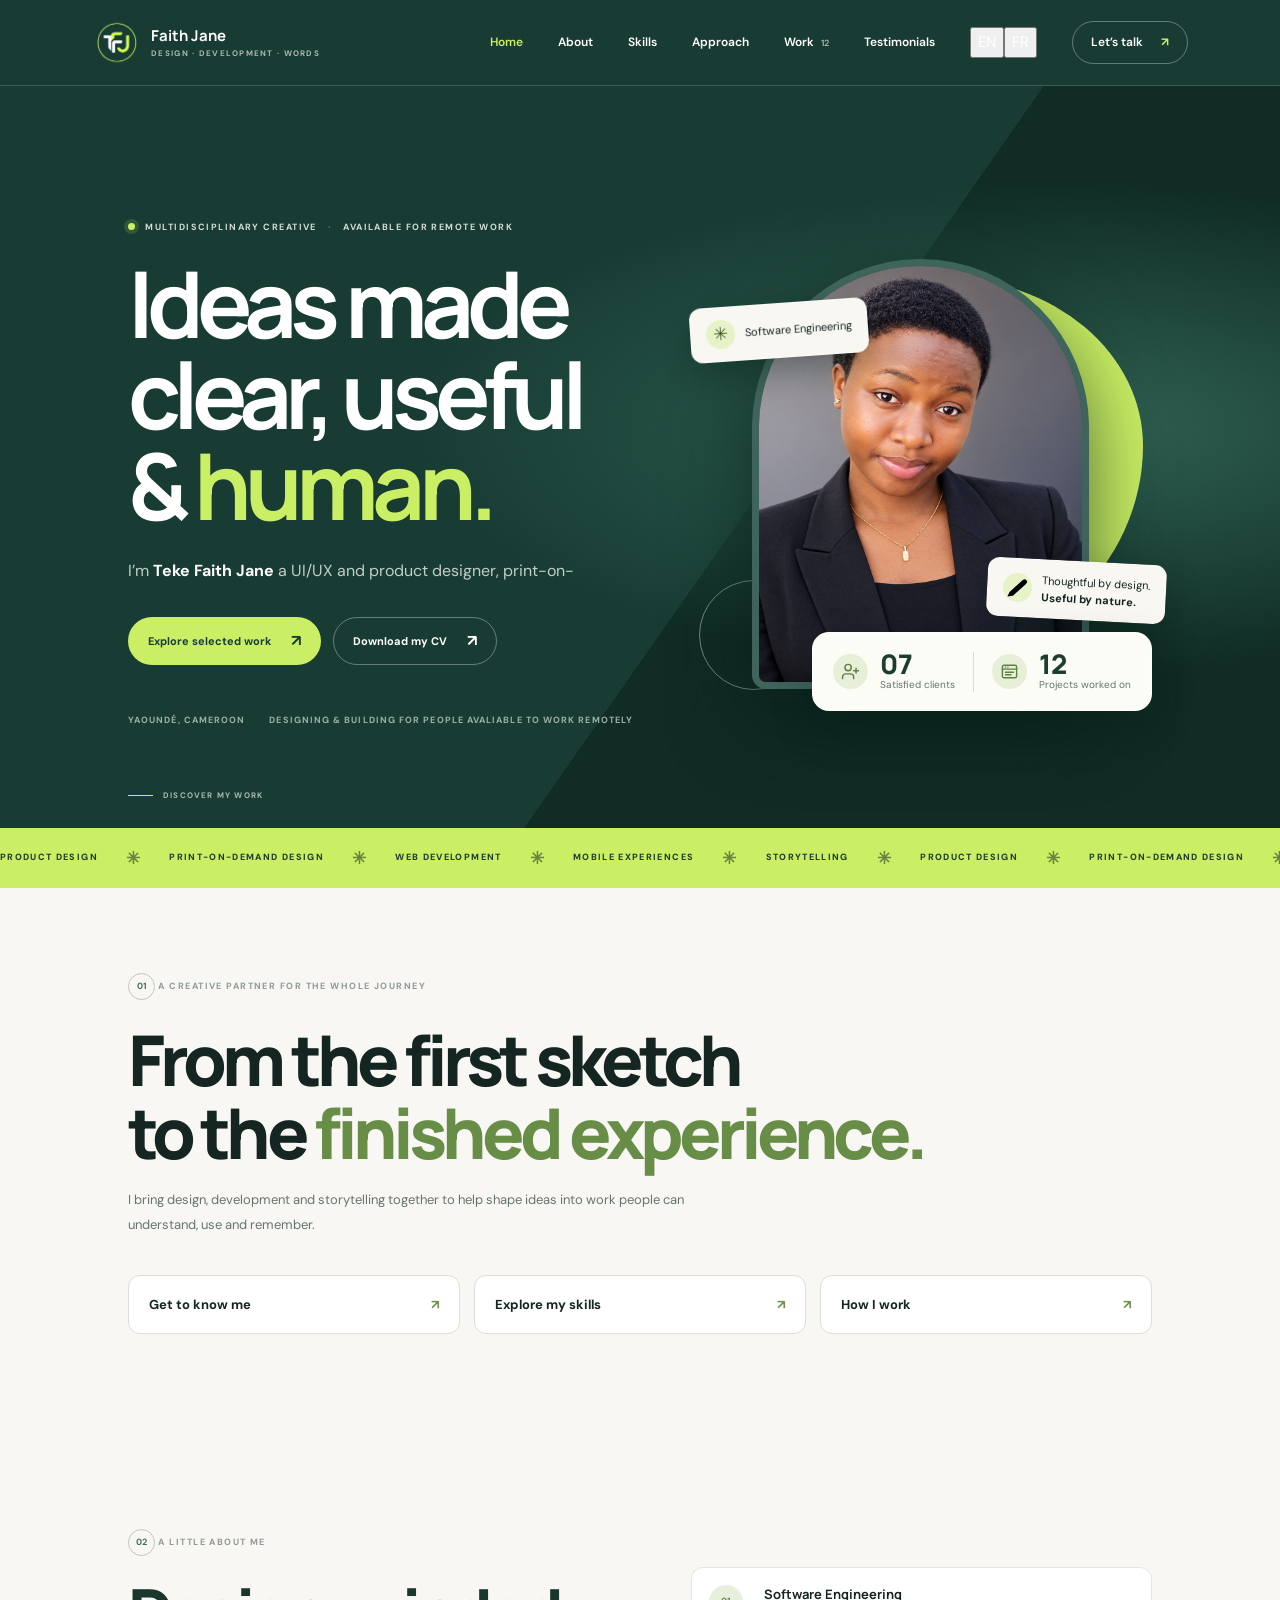
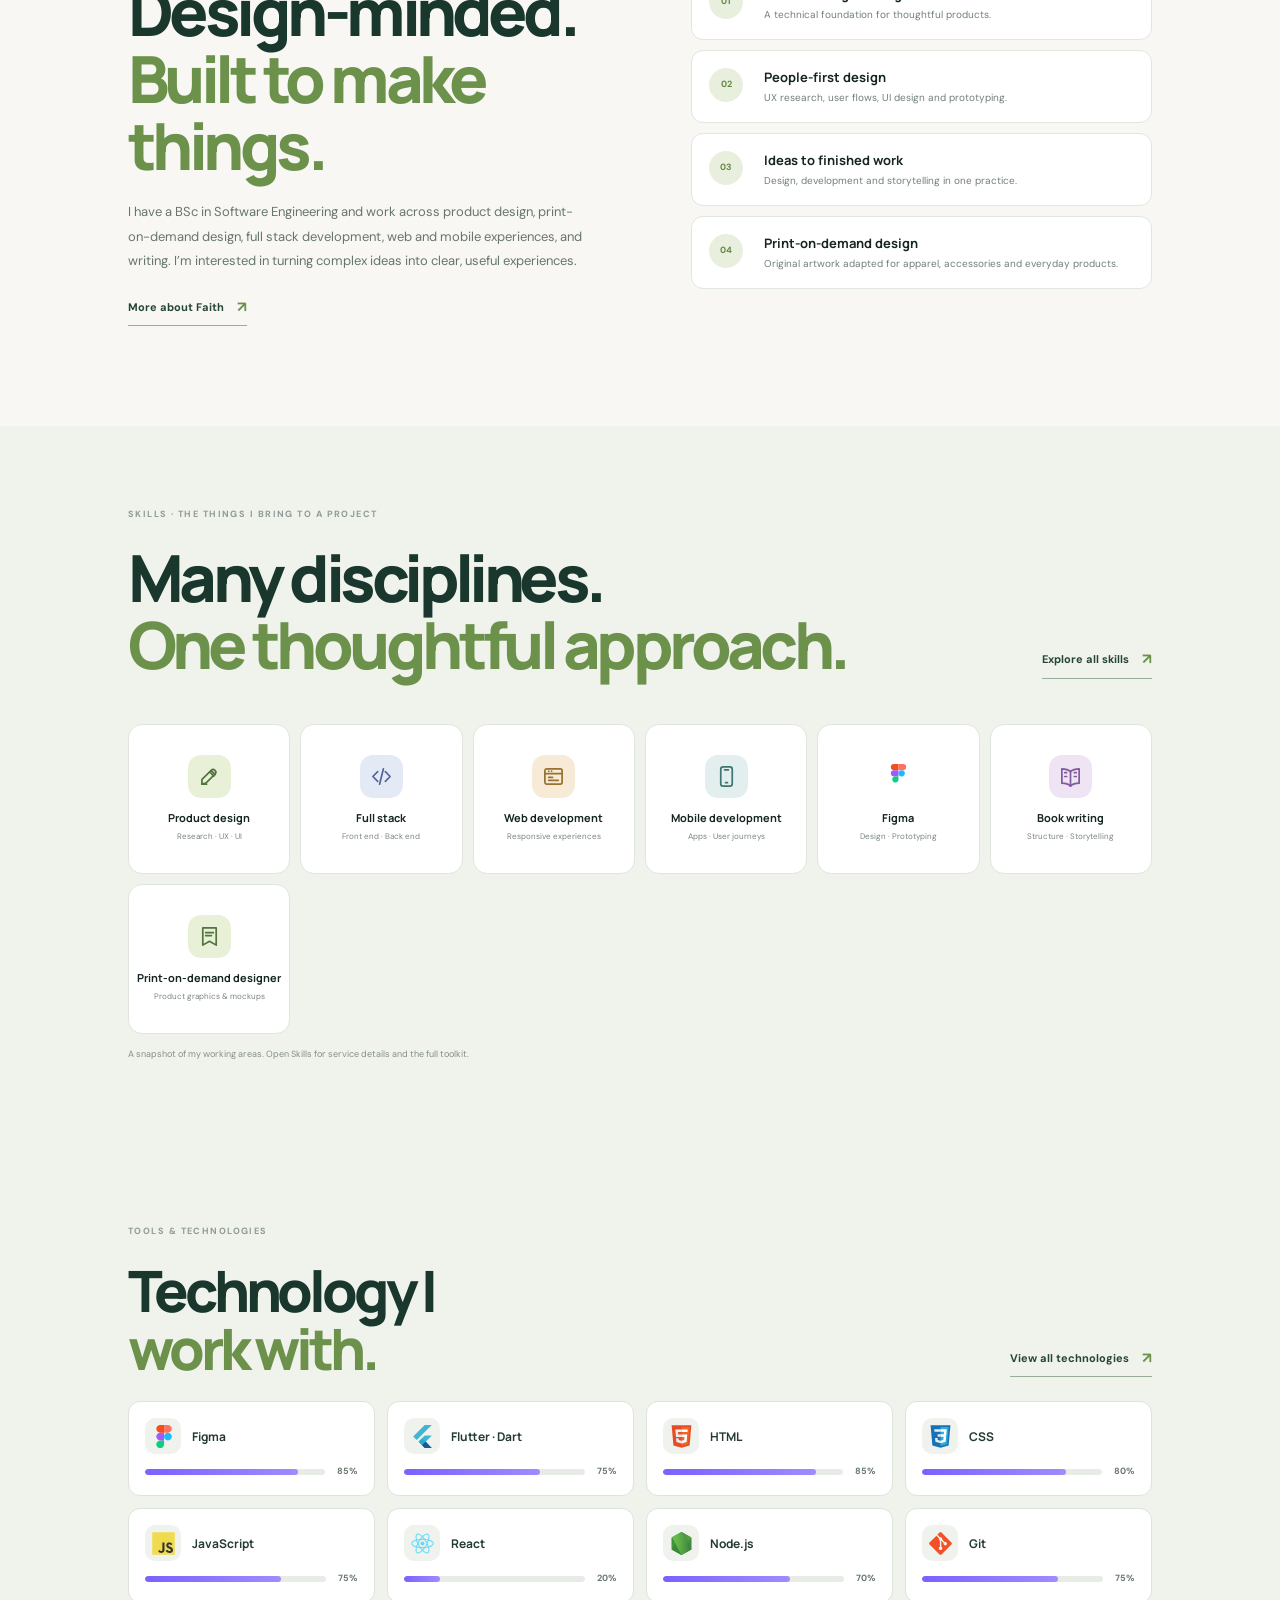
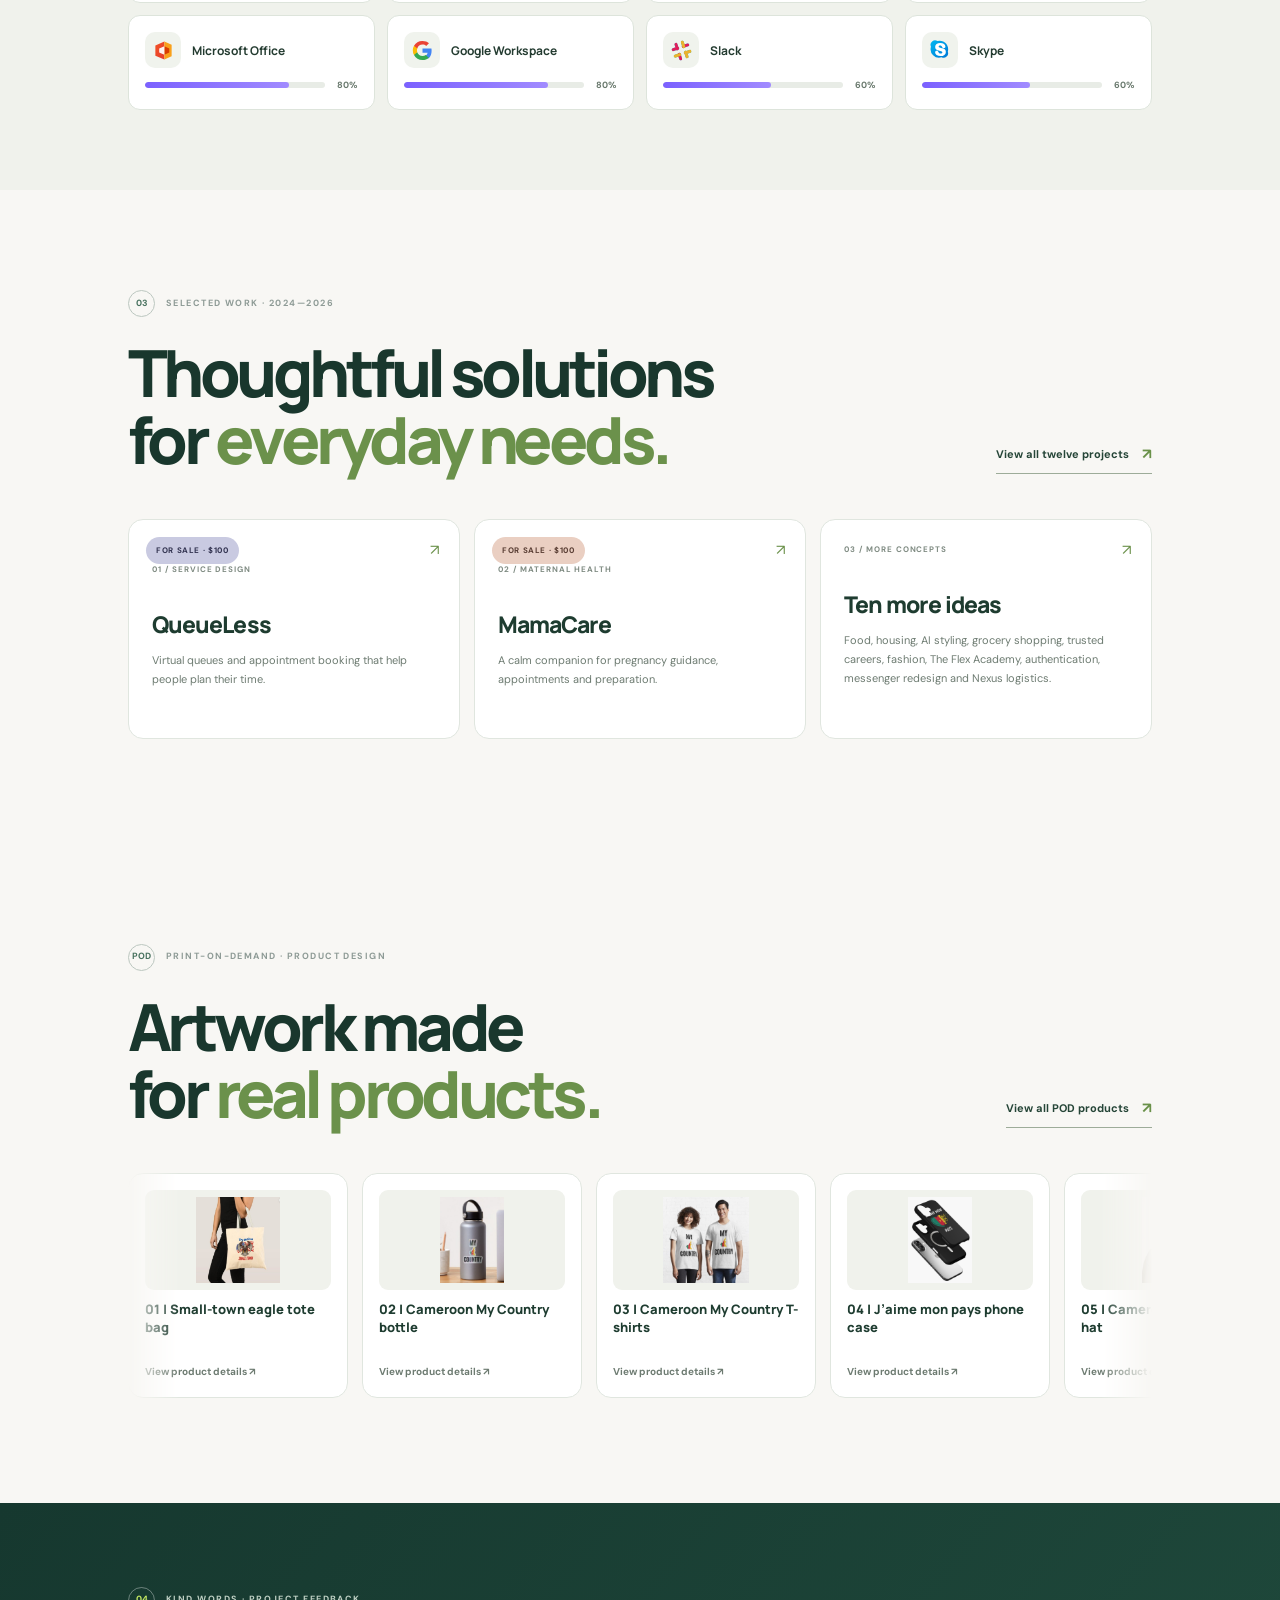
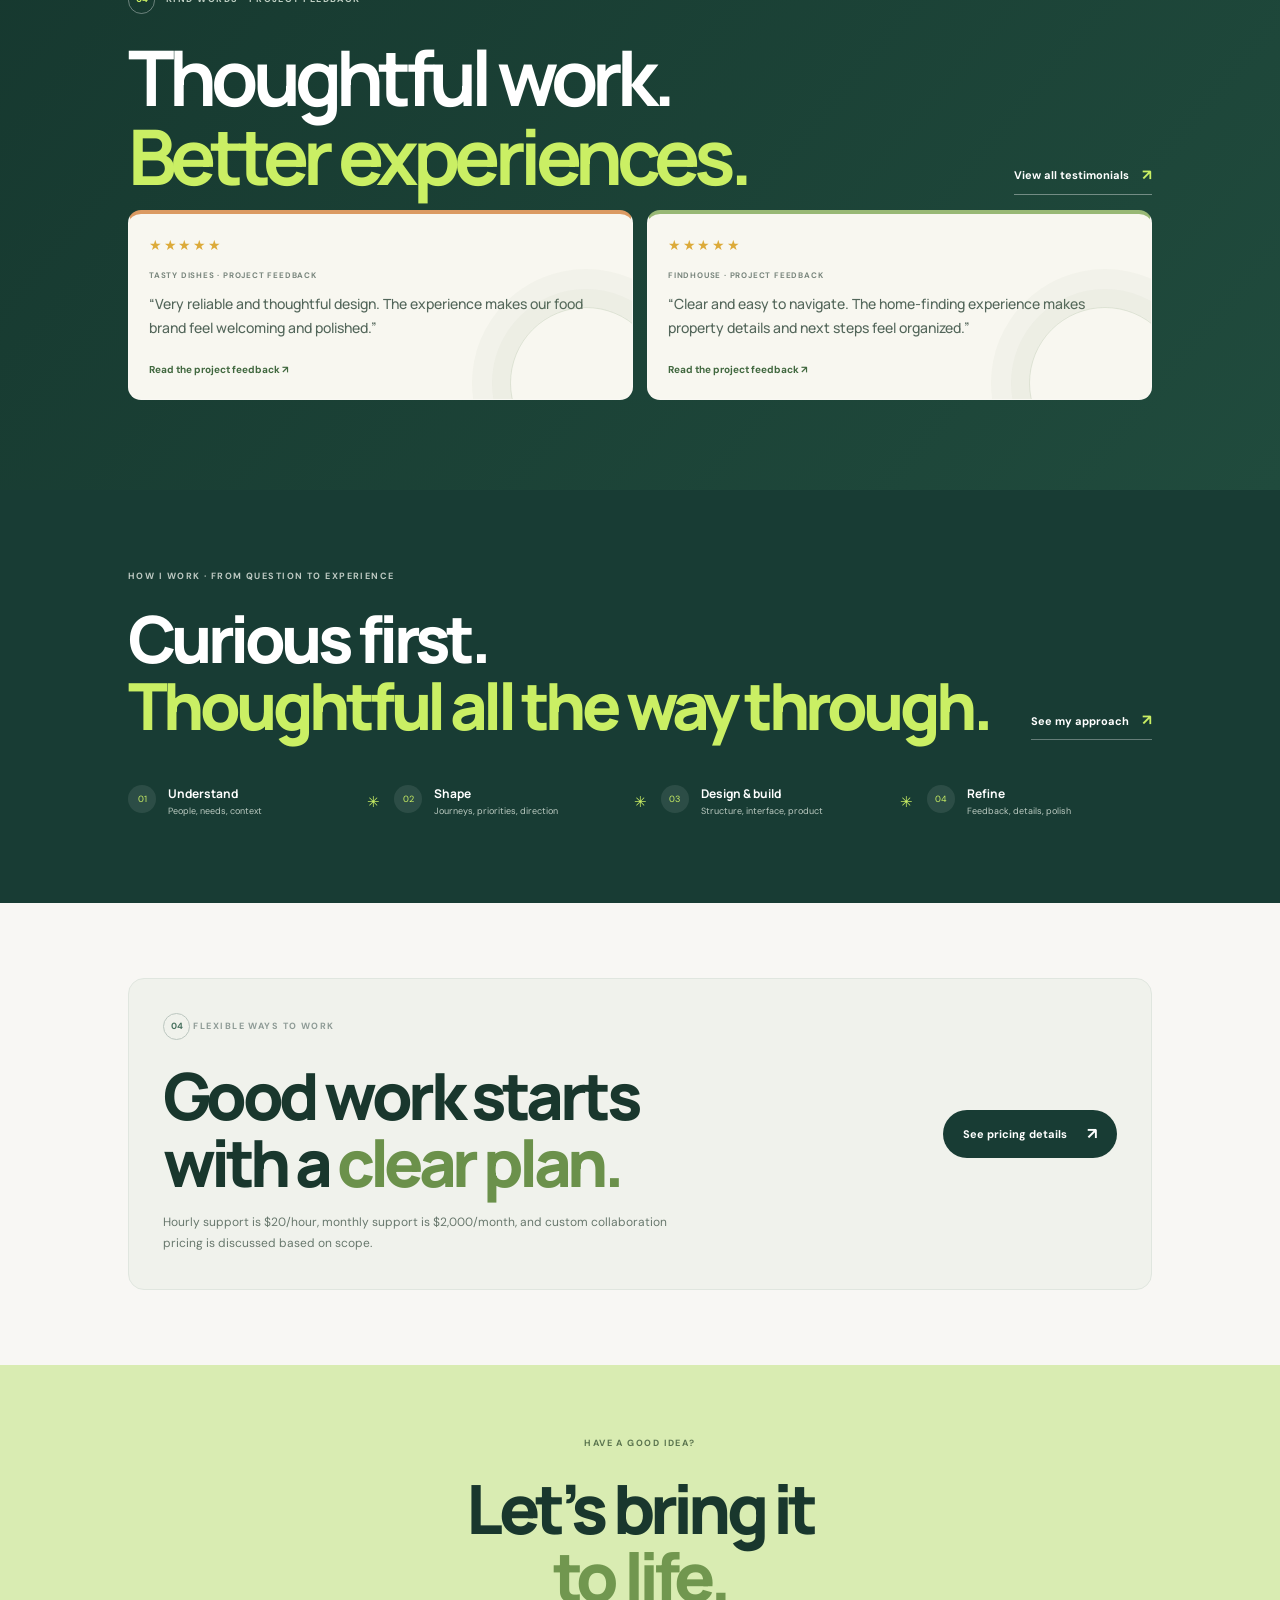
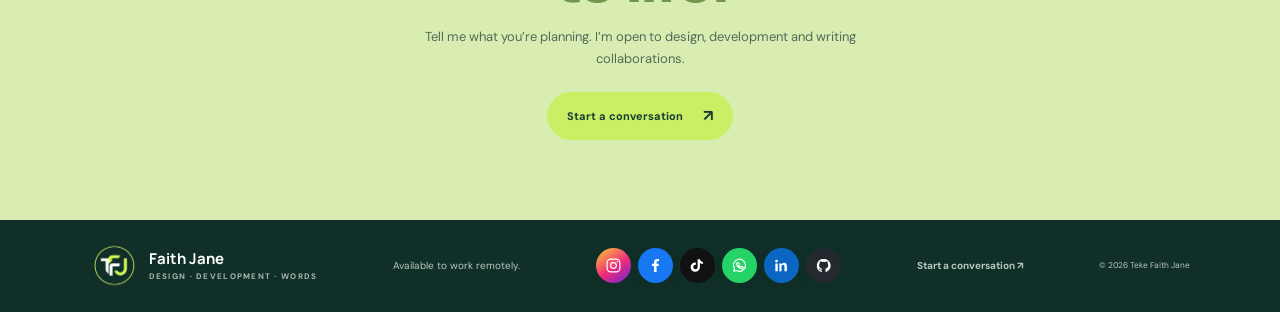
<file: index.html>
<!doctype html>
<html lang="en"><head><meta charset="utf-8"><meta name="viewport" content="width=device-width, initial-scale=1"><meta name="theme-color" content="#183c34"><meta name="description" content="Teke Faith Jane is a full-stack software engineer, product designer and print-on-demand designer with HR administration and operations experience in Yaoundé, Cameroon."><title>Teke Faith Jane — Portfolio</title><link rel="preconnect" href="https://fonts.googleapis.com"><link rel="preconnect" href="https://fonts.gstatic.com" crossorigin><link href="https://fonts.googleapis.com/css2?family=DM+Sans:wght@400;500;600;700&family=Manrope:wght@400;500;600;700;800&display=swap" rel="stylesheet"><link rel="stylesheet" href="style.css?v=pod-original-showcase-28"><script>try{document.documentElement.lang=localStorage.getItem("portfolio-language")==="fr"?"fr":"en-GB"}catch(e){document.documentElement.lang="en-GB"}</script></head>
<body><header class="site-header"><a class="brand" href="index.html"><img class="brand-mark" src="assets/faith-jane-logo.png" alt="Faith Jane logo"><span class="brand-name">Faith Jane<small>DESIGN · DEVELOPMENT · WORDS</small></span></a><button class="menu-toggle" aria-label="Open navigation" aria-expanded="false" aria-controls="site-nav"><span></span><span></span></button><nav class="site-nav" id="site-nav"><a href="index.html" aria-current="page">Home</a><a href="about.html">About</a><a href="skills.html">Skills</a><a href="approach.html">Approach</a><a href="work.html">Work <span>12</span></a><a href="testimonials.html">Testimonials</a><div class="site-tools"><div class="language-control" role="group" aria-label="Language"><button class="language-option" type="button" data-language="en-GB" aria-pressed="true">EN</button><button class="language-option" type="button" data-language="fr" aria-pressed="false">FR</button></div></div><a class="nav-cta" href="contact.html">Let’s talk <b>↗</b></a></nav></header>
<main><section class="hero" id="home"><div class="hero-content"><p class="eyebrow hero-eyebrow"><span class="status-dot"></span> MULTIDISCIPLINARY CREATIVE <i>·</i> AVAILABLE FOR REMOTE WORK</p><h1>Ideas made<br>clear, useful &amp; <em>human.</em></h1><p class="hero-lede home-intro-typewriter" aria-label="I&#8217;m Teke Faith Jane a UI/UX and product designer, print-on-demand designer, full stack developer, mobile and web developer, and book writer. I turn thoughtful ideas into useful digital experiences and stories."><span class="typewriter-text" data-emphasis="Teke Faith Jane" data-fr="Je suis Teke Faith Jane, designer UI/UX et produit, designer en impression &agrave; la demande, d&eacute;veloppeuse full stack, web et mobile, et autrice. Je transforme des id&eacute;es r&eacute;fl&eacute;chies en exp&eacute;riences num&eacute;riques utiles et en histoires." aria-hidden="true">I&#8217;m <strong>Teke Faith Jane</strong> a UI/UX and product designer, print-on-demand designer, full stack developer, mobile and web developer, and book writer. I turn thoughtful ideas into useful digital experiences and stories.</span><span class="typewriter-cursor" aria-hidden="true"></span></p><div class="hero-actions"><a class="button button-lime" href="work.html">Explore selected work <span>↗</span></a><a class="button button-outline" href="assets/faith-jane-cv.pdf" download>Download my CV <span>↗</span></a></div><div class="hero-foot"><span>YAOUNDÉ, CAMEROON</span><span>DESIGNING &amp; BUILDING FOR PEOPLE AVALIABLE TO WORK REMOTELY</span></div></div><div class="hero-art" aria-label="Portrait of Teke Faith Jane"><div class="hero-shape shape-a"></div><div class="hero-shape shape-b"></div><div class="portrait-card image-slot"><img src="assets/faith-jane-portrait.png" alt="Teke Faith Jane" onerror="this.parentElement.classList.add('empty')"><span class="slot-label">Teke Faith Jane<br><small>Add or replace your portrait in assets/</small></span></div><div class="hero-note note-degree"><span class="note-icon">✳</span><span>Software Engineering</span></div><div class="hero-note note-human"><span class="note-icon note-icon-design" aria-hidden="true"><svg viewBox="0 0 24 24"><path d="m14.7 6.3 3 3M4 20l4.5-.9L19 8.6a2.1 2.1 0 0 0-3-3L5.5 16.1 4 20zM12.5 7.5l4 4"/></svg></span><span>Thoughtful by design.<br><b>Useful by nature.</b></span></div><div class="home-proof-card"><div><span class="proof-icon" aria-hidden="true"><svg viewBox="0 0 24 24"><path d="M16 21v-2a4 4 0 0 0-4-4H6a4 4 0 0 0-4 4v2M9 11a4 4 0 1 0 0-8 4 4 0 0 0 0 8ZM19 8v6M16 11h6"/></svg></span><b>07</b><small>Satisfied clients</small></div><i></i><div><span class="proof-icon" aria-hidden="true"><svg viewBox="0 0 24 24"><rect x="3" y="4" width="18" height="16" rx="2"/><path d="M3 9h18M7 6.5h.01M10 6.5h.01M7 13h10M7 16h7"/></svg></span><b>12</b><small>Projects worked on</small></div></div></div><a class="scroll-cue" href="work.html"><span></span> DISCOVER MY WORK</a></section><div class="expertise-strip"><div class="expertise-track"><span>PRODUCT DESIGN</span><i>✳</i><span>PRINT-ON-DEMAND DESIGN</span><i>✳</i><span>WEB DEVELOPMENT</span><i>✳</i><span>MOBILE EXPERIENCES</span><i>✳</i><span>STORYTELLING</span><i>✳</i><span>PRODUCT DESIGN</span><i>✳</i><span>PRINT-ON-DEMAND DESIGN</span><i>✳</i><span>WEB DEVELOPMENT</span><i>✳</i><span>MOBILE EXPERIENCES</span><i>✳</i><span>STORYTELLING</span><i>✳</i></div></div>
<section class="home-intro section-wrap"><p class="eyebrow"><span class="section-number">01</span> A CREATIVE PARTNER FOR THE WHOLE JOURNEY</p><h2>From the first sketch<br>to the <em>finished experience.</em></h2><p class="heading-note">I bring design, development and storytelling together to help shape ideas into work people can understand, use and remember.</p><div class="home-links"><a href="about.html">Get to know me <b>↗</b></a><a href="skills.html">Explore my skills <b>↗</b></a><a href="approach.html">How I work <b>↗</b></a></div></section><section class="home-about section-wrap"><div class="home-section-intro"><p class="eyebrow"><span class="section-number">02</span> A LITTLE ABOUT ME</p><h2>Design-minded.<br><em>Built to make things.</em></h2><p>I have a BSc in Software Engineering and work across product design, print-on-demand design, full stack development, web and mobile experiences, and writing. I’m interested in turning complex ideas into clear, useful experiences.</p><a class="text-link" href="about.html">More about Faith <b>↗</b></a></div><div class="home-facts"><div><span>01</span><b>Software Engineering</b><small>A technical foundation for thoughtful products.</small></div><div><span>02</span><b>People-first design</b><small>UX research, user flows, UI design and prototyping.</small></div><div><span>03</span><b>Ideas to finished work</b><small>Design, development and storytelling in one practice.</small></div><div><span>04</span><b>Print-on-demand design</b><small>Original artwork adapted for apparel, accessories and everyday products.</small></div></div></section>
<section class="home-skills"><div class="section-wrap"><div class="section-heading"><div><p class="eyebrow">SKILLS · THE THINGS I BRING TO A PROJECT</p><h2>Many disciplines.<br><em>One thoughtful approach.</em></h2></div><a class="text-link" href="skills.html">Explore all skills <b>↗</b></a></div><div class="home-skill-track"><div><svg viewBox="0 0 24 24" aria-hidden="true"><path d="m14 6 4 4M4 20l4.2-1 9.5-9.5a2.8 2.8 0 0 0-4-4L4.2 15 4 20Z"/><path d="m12.5 7.5 4 4"/><path d="M4 20h5"/></svg><b>Product design</b><small>Research · UX · UI</small></div><div><svg viewBox="0 0 24 24" aria-hidden="true"><path d="m8 7-5 5 5 5M16 7l5 5-5 5M14 4l-4 16"/></svg><b>Full stack</b><small>Front end · Back end</small></div><div><svg viewBox="0 0 24 24" aria-hidden="true"><rect x="3" y="4" width="18" height="16" rx="2"/><path d="M3 9h18M7 6.5h.01M10 6.5h.01M7 13h4M7 16h10"/></svg><b>Web development</b><small>Responsive experiences</small></div><div><svg viewBox="0 0 24 24" aria-hidden="true"><rect x="6" y="2" width="12" height="20" rx="2.5"/><path d="M10 5h4M11 18.5h2"/></svg><b>Mobile development</b><small>Apps · User journeys</small></div><div><svg class="figma-mark" viewBox="0 0 20 30" aria-hidden="true"><path fill="#f24e1e" d="M5 1h5v7H5a3.5 3.5 0 0 1 0-7Z"/><path fill="#ff7262" d="M10 1h5a3.5 3.5 0 0 1 0 7h-5Z"/><path fill="#a259ff" d="M5 8h5v7H5a3.5 3.5 0 0 1 0-7Z"/><circle cx="13.5" cy="11.5" r="3.5" fill="#1abcfe"/><path fill="#0acf83" d="M5 15h5v3.5a3.5 3.5 0 1 1-5-3.5Z"/></svg><b>Figma</b><small>Design · Prototyping</small></div><div><svg viewBox="0 0 24 24" aria-hidden="true"><path d="M12 7c-2-2-5-3-9-3v15c4 0 7 1 9 3 2-2 5-3 9-3V4c-4 0-7 1-9 3Z"/><path d="M12 7v15M6 8h2M16 8h2M6 12h2M16 12h2"/></svg><b>Book writing</b><small>Structure · Storytelling</small></div><div><svg viewBox="0 0 24 24" aria-hidden="true"><path d="M5 3h14v18l-7-4-7 4V3Z"/><path d="M8 8h8M8 11h6"/></svg><b>Print-on-demand designer</b><small>Product graphics &amp; mockups</small></div></div><p class="track-note">A snapshot of my working areas. Open Skills for service details and the full toolkit.</p></div></section>
<section class="technology-track section-wrap"><div class="technology-heading"><div><p class="eyebrow">TOOLS &amp; TECHNOLOGIES</p><h2>Technology I<br><em>work with.</em></h2></div><a class="text-link technology-all-link" href="skills.html#technology">View all technologies <b>↗</b></a></div><div class="technology-grid"><article class="technology-card"><div class="technology-card-top"><span class="tech-logo" aria-hidden="true"><img src="assets/icons/figma.svg" alt="" loading="lazy"></span><b>Figma</b></div><div class="technology-meter" role="progressbar" aria-label="Figma level, editable starter value" aria-valuemin="0" aria-valuemax="100" aria-valuenow="85"><span style="--level:85%"></span></div><small>85%</small></article><article class="technology-card"><div class="technology-card-top"><span class="tech-logo" aria-hidden="true"><img src="assets/icons/flutter.svg" alt="" loading="lazy"></span><b>Flutter · Dart</b></div><div class="technology-meter" role="progressbar" aria-label="Flutter and Dart level, editable starter value" aria-valuemin="0" aria-valuemax="100" aria-valuenow="75"><span style="--level:75%"></span></div><small>75%</small></article><article class="technology-card"><div class="technology-card-top"><span class="tech-logo" aria-hidden="true"><img src="assets/icons/html5.svg" alt="" loading="lazy"></span><b>HTML</b></div><div class="technology-meter" role="progressbar" aria-label="HTML level, editable starter value" aria-valuemin="0" aria-valuemax="100" aria-valuenow="85"><span style="--level:85%"></span></div><small>85%</small></article><article class="technology-card"><div class="technology-card-top"><span class="tech-logo" aria-hidden="true"><img src="assets/icons/css3.svg" alt="" loading="lazy"></span><b>CSS</b></div><div class="technology-meter" role="progressbar" aria-label="CSS level, editable starter value" aria-valuemin="0" aria-valuemax="100" aria-valuenow="80"><span style="--level:80%"></span></div><small>80%</small></article><article class="technology-card"><div class="technology-card-top"><span class="tech-logo" aria-hidden="true"><img src="assets/icons/javascript.svg" alt="" loading="lazy"></span><b>JavaScript</b></div><div class="technology-meter" role="progressbar" aria-label="JavaScript level, editable starter value" aria-valuemin="0" aria-valuemax="100" aria-valuenow="75"><span style="--level:75%"></span></div><small>75%</small></article><article class="technology-card"><div class="technology-card-top"><span class="tech-logo" aria-hidden="true"><img src="assets/icons/react.svg" alt="" loading="lazy"></span><b>React</b></div><div class="technology-meter" role="progressbar" aria-label="React level, editable starter value" aria-valuemin="0" aria-valuemax="100" aria-valuenow="20"><span style="--level:20%"></span></div><small>20%</small></article><article class="technology-card"><div class="technology-card-top"><span class="tech-logo" aria-hidden="true"><img src="assets/icons/nodejs.svg" alt="" loading="lazy"></span><b>Node.js</b></div><div class="technology-meter" role="progressbar" aria-label="Node.js level, editable starter value" aria-valuemin="0" aria-valuemax="100" aria-valuenow="70"><span style="--level:70%"></span></div><small>70%</small></article><article class="technology-card"><div class="technology-card-top"><span class="tech-logo" aria-hidden="true"><img src="assets/icons/git.svg" alt="" loading="lazy"></span><b>Git</b></div><div class="technology-meter" role="progressbar" aria-label="Git level, editable starter value" aria-valuemin="0" aria-valuemax="100" aria-valuenow="75"><span style="--level:75%"></span></div><small>75%</small></article></div></section><section class="home-work section-wrap"><div class="section-heading"><div><p class="eyebrow"><span class="section-number">03</span> SELECTED WORK · 2024—2026</p><h2>Thoughtful solutions<br>for <em>everyday needs.</em></h2></div><a class="text-link" href="work.html">View all twelve projects <b>↗</b></a></div><div class="home-projects"><a href="work.html#queueless"><span class="home-project-no">01 / SERVICE DESIGN</span><span class="home-sale">FOR SALE · $100</span><b>QueueLess</b><p>Virtual queues and appointment booking that help people plan their time.</p><span class="home-project-arrow">↗</span></a><a href="work.html#mamacare"><span class="home-project-no">02 / MATERNAL HEALTH</span><span class="home-sale">FOR SALE · $100</span><b>MamaCare</b><p>A calm companion for pregnancy guidance, appointments and preparation.</p><span class="home-project-arrow">↗</span></a><a href="work.html#more-projects"><span class="home-project-no">03 / MORE CONCEPTS</span><b>Ten more ideas</b><p>Food, housing, AI styling, grocery shopping, trusted careers, fashion, The Flex Academy, authentication, messenger redesign and Nexus logistics.</p><span class="home-project-arrow">↗</span></a></div></section><section class="home-work section-wrap pod-home-work" id="pod-products"><div class="section-heading"><div><p class="eyebrow"><span class="section-number">POD</span> PRINT-ON-DEMAND · PRODUCT DESIGN</p><h2>Artwork made<br>for <em>real products.</em></h2></div><a class="text-link" href="pod.html#pod-products">View all POD products <b>↗</b></a></div><div class="pod-home-marquee" style="overflow:hidden;mask-image:linear-gradient(90deg,transparent 0,#000 5%,#000 95%,transparent 100%);-webkit-mask-image:linear-gradient(90deg,transparent 0,#000 5%,#000 95%,transparent 100%)" aria-label="Print-on-demand product designs"><div id="pod-home-track" class="pod-home-track"></div></div></section>
<section class="home-testimonials section-wrap"><div class="section-heading"><div><p class="eyebrow"><span class="section-number">04</span> KIND WORDS · PROJECT FEEDBACK</p><h2>Thoughtful work.<br><em>Better experiences.</em></h2></div><a class="text-link" href="testimonials.html">View all testimonials <b>↗</b></a></div><div class="home-review-grid"><a href="testimonials.html#tasty-review"><span class="review-stars" aria-label="Five star rating">★★★★★</span><small>TASTY DISHES · PROJECT FEEDBACK</small><p>“Very reliable and thoughtful design. The experience makes our food brand feel welcoming and polished.”</p><b>Read the project feedback ↗</b></a><a href="testimonials.html#findhouse-review"><span class="review-stars" aria-label="Five star rating">★★★★★</span><small>FINDHOUSE · PROJECT FEEDBACK</small><p>“Clear and easy to navigate. The home-finding experience makes property details and next steps feel organized.”</p><b>Read the project feedback ↗</b></a></div></section><section class="home-approach"><div class="section-wrap"><div class="section-heading"><div><p class="eyebrow">HOW I WORK · FROM QUESTION TO EXPERIENCE</p><h2>Curious first.<br><em>Thoughtful all the way through.</em></h2></div><a class="text-link" href="approach.html">See my approach <b>↗</b></a></div><div class="home-steps"><div><span>01</span><b>Understand</b><small>People, needs, context</small></div><i>✳</i><div><span>02</span><b>Shape</b><small>Journeys, priorities, direction</small></div><i>✳</i><div><span>03</span><b>Design &amp; build</b><small>Structure, interface, product</small></div><i>✳</i><div><span>04</span><b>Refine</b><small>Feedback, details, polish</small></div></div></div></section>
<section class="home-pricing section-wrap"><div class="pricing-teaser"><div><p class="eyebrow"><span class="section-number">04</span> FLEXIBLE WAYS TO WORK</p><h2>Good work starts<br>with a <em>clear plan.</em></h2><p>Hourly support is $20/hour, monthly support is $2,000/month, and custom collaboration pricing is discussed based on scope.</p></div><a class="button button-dark" href="skills.html#pricing">See pricing details <span>↗</span></a></div></section>
<section class="home-contact"><p class="eyebrow">HAVE A GOOD IDEA?</p><h2>Let’s bring it<br><em>to life.</em></h2><p>Tell me what you’re planning. I’m open to design, development and writing collaborations.</p><a class="button button-lime" href="contact.html">Start a conversation <span>↗</span></a></section></main>
<footer class="site-footer"><a class="brand" href="index.html"><img class="brand-mark" src="assets/faith-jane-logo.png" alt="Faith Jane logo"><span class="brand-name">Faith Jane<small>DESIGN · DEVELOPMENT · WORDS</small></span></a><span>Avaliable to work remotely.</span><div class="footer-social" aria-label="Social media profiles"><a class="social-icon icon-instagram" href="https://www.instagram.com/jenny_techy/" target="_blank" rel="noopener noreferrer" aria-label="Instagram — Jenny Techy" title="Instagram"><svg viewBox="0 0 24 24" aria-hidden="true"><rect x="3" y="3" width="18" height="18" rx="5"/><circle cx="12" cy="12" r="4"/><circle class="social-dot" cx="17.5" cy="6.5" r="1"/></svg></a><a class="social-icon icon-facebook" href="https://www.facebook.com/profile.php?id=100085909933115&amp;sk" target="_blank" rel="noopener noreferrer" aria-label="Facebook — Jenny Techy" title="Facebook"><svg viewBox="0 0 24 24" aria-hidden="true"><path d="M13.5 21v-8.2h2.8l.4-3.2h-3.2V7.5c0-.9.3-1.6 1.6-1.6H17V3.1c-.4-.1-1.4-.2-2.6-.2-2.6 0-4.4 1.6-4.4 4.5v2.2H7v3.2h3V21z"/></svg></a><a class="social-icon icon-tiktok" href="https://www.tiktok.com/@jennytechy237" target="_blank" rel="noopener noreferrer" aria-label="TikTok — Jenny Techy" title="TikTok"><svg viewBox="0 0 24 24" aria-hidden="true"><path d="M15.4 3h-3.2v11.1a3.1 3.1 0 1 1-2.5-3.05V7.8a6.6 6.6 0 1 0 5.7 6.5V8.6a8.1 8.1 0 0 0 4.3 1.3V6.7c-2.3 0-4.1-1.6-4.3-3.7Z"/></svg></a><a class="social-icon icon-whatsapp" href="https://wa.me/237674329913" target="_blank" rel="noopener noreferrer" aria-label="WhatsApp Faith" title="WhatsApp"><svg viewBox="0 0 24 24" aria-hidden="true"><path d="M20.5 11.7a8.5 8.5 0 0 1-12.6 7.4L4 20l.9-3.7a8.5 8.5 0 1 1 15.6-4.6Z"/><path d="M9 8.5c.2-.5.5-.5.8-.5h.5c.2 0 .4.1.5.4l.8 1.8c.1.2.1.4-.1.6l-.6.7c-.2.2-.2.4-.1.6.6 1 1.4 1.8 2.5 2.3.2.1.4.1.6-.1l.8-.9c.2-.2.4-.2.6-.1l1.7.8c.3.1.4.3.4.5 0 .3-.2 1.1-.7 1.5-.5.5-1.2.7-1.9.6-1-.1-2.4-.6-4-2-1.8-1.5-2.8-3.4-3-4.3-.2-.8.1-1.5.5-1.9Z"/></svg></a><a class="social-icon icon-linkedin" href="https://www.linkedin.com/" target="_blank" rel="noopener noreferrer" aria-label="LinkedIn — update to your profile" title="LinkedIn"><svg viewBox="0 0 24 24" aria-hidden="true"><path d="M5 3.8a2 2 0 1 0 0 4 2 2 0 0 0 0-4ZM3.3 9h3.4v11H3.3zm5.6 0h3.2v1.5h.1A3.5 3.5 0 0 1 15.4 8c3.5 0 4.2 2.3 4.2 5.3V20h-3.4v-5.9c0-1.4 0-3.1-1.9-3.1s-2.2 1.5-2.2 3V20H8.9z"/></svg></a><a class="social-icon icon-github" href="https://github.com/TekeJane/faith-jane-portfolio.git" target="_blank" rel="noopener noreferrer" aria-label="GitHub — Faith Jane portfolio" title="GitHub"><svg viewBox="0 0 24 24" aria-hidden="true"><path d="M12 2.8a9.5 9.5 0 0 0-3 18.5c.5.1.7-.2.7-.5v-1.8c-2.8.6-3.4-1.2-3.4-1.2-.4-1.1-1.1-1.4-1.1-1.4-.9-.6.1-.6.1-.6 1 .1 1.5 1 1.5 1 .9 1.5 2.3 1.1 2.9.8.1-.6.4-1.1.6-1.3-2.2-.3-4.5-1.1-4.5-4.8 0-1.1.4-2 1-2.7-.1-.3-.4-1.3.1-2.7 0 0 .8-.3 2.8 1a9.7 9.7 0 0 1 5.1 0c2-1.3 2.8-1 2.8-1 .5 1.4.2 2.4.1 2.7.6.7 1 1.6 1 2.7 0 3.7-2.3 4.5-4.5 4.8.4.3.7.9.7 1.8v2.7c0 .3.2.6.7.5A9.5 9.5 0 0 0 12 2.8z"/></svg></a></div><a href="contact.html">Start a conversation ↗</a><small>© <span id="year"></span> Teke Faith Jane</small></footer><script src="script.js?v=pod-original-showcase-28"></script></body></html>
</file>
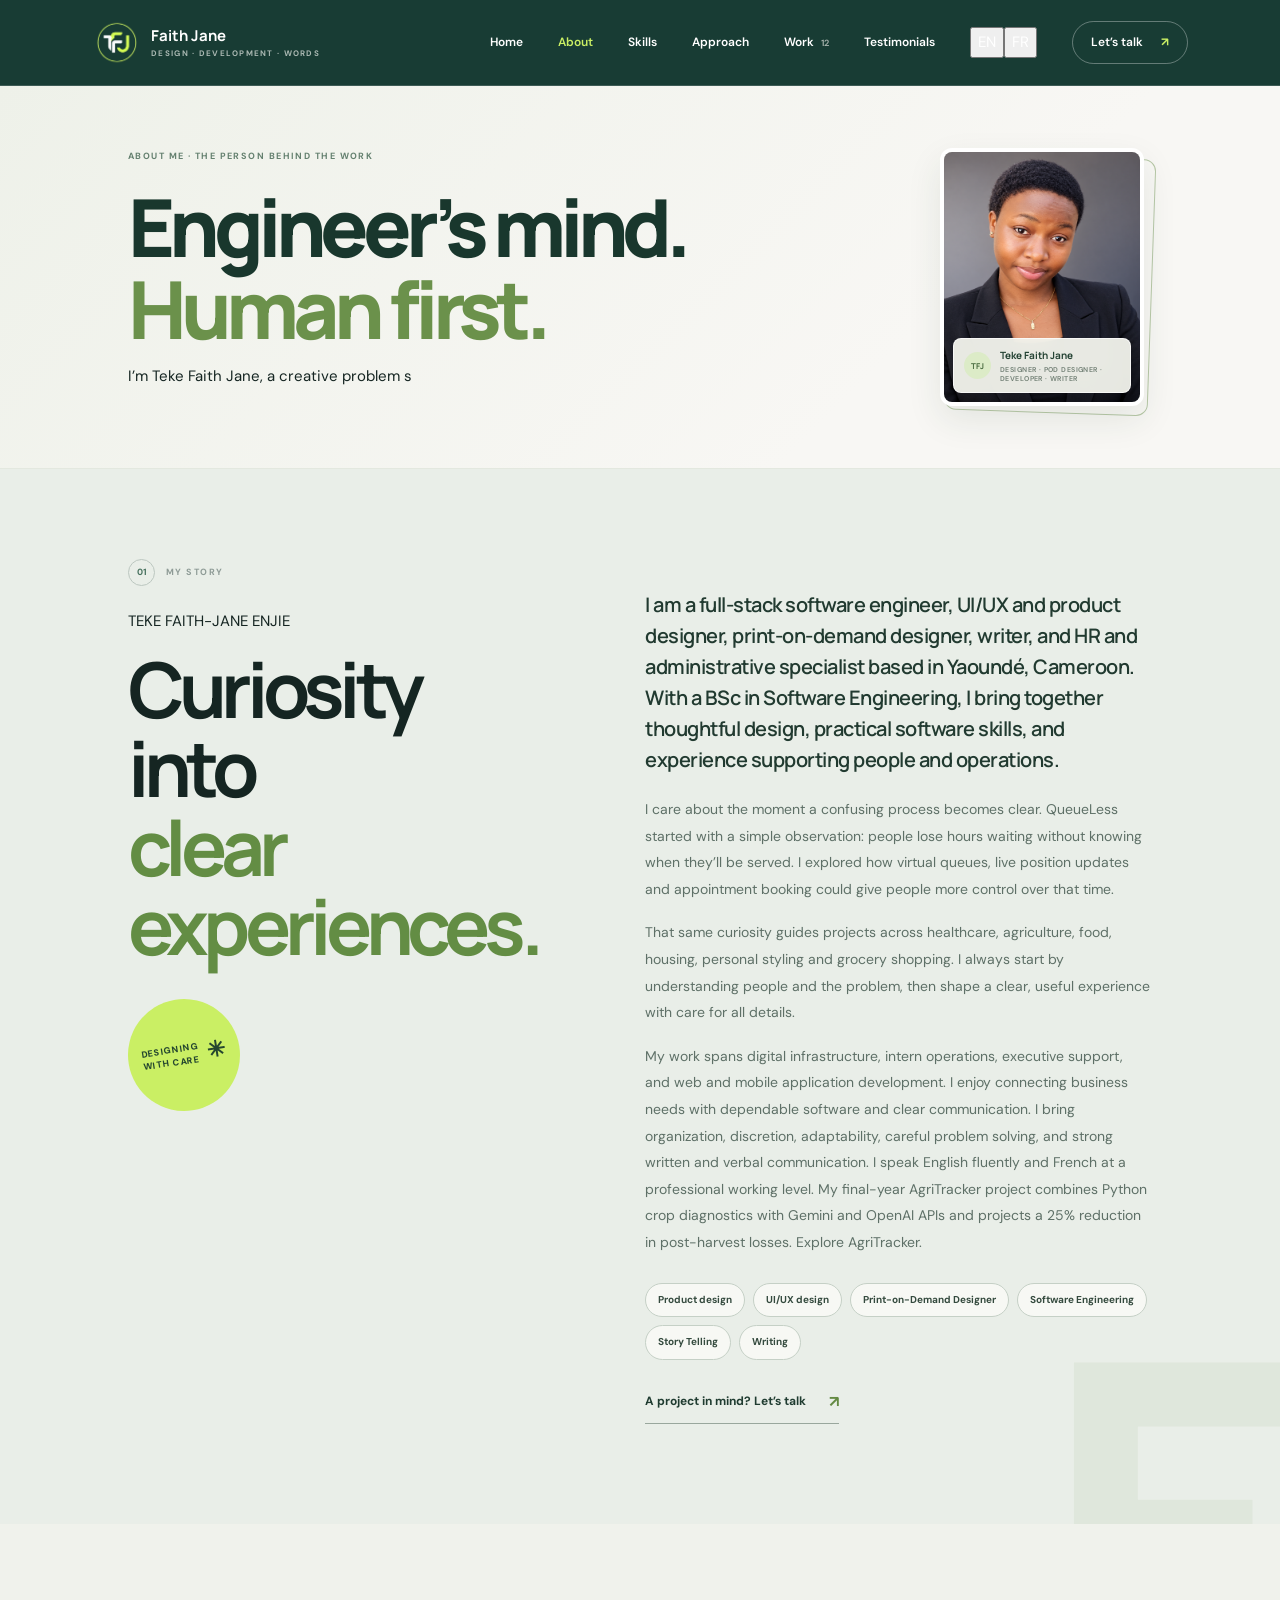
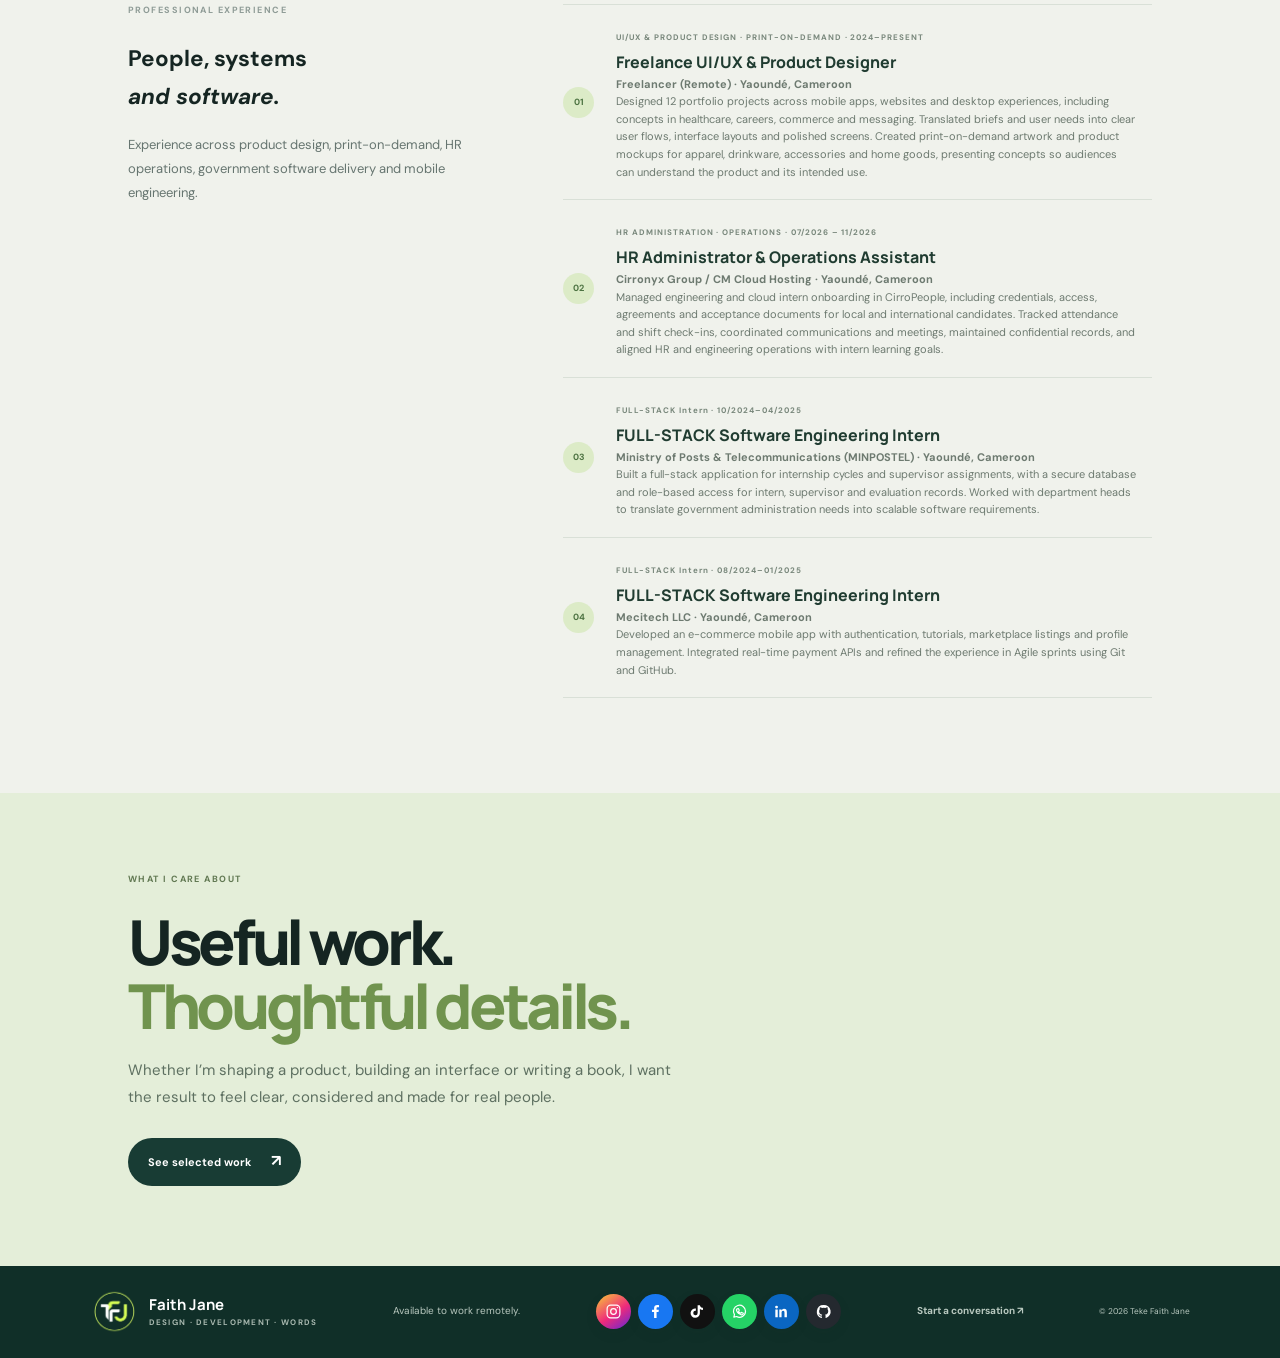
<file: about.html>
<!doctype html><html lang="en"><head><meta charset="utf-8"><meta name="viewport" content="width=device-width, initial-scale=1"><meta name="theme-color" content="#183c34"><meta name="description" content="Learn about Teke Faith Jane, print-on-demand design, software engineering, HR administration and operations experience."><title>About — Teke Faith Jane</title><link rel="preconnect" href="https://fonts.googleapis.com"><link rel="preconnect" href="https://fonts.gstatic.com" crossorigin><link href="https://fonts.googleapis.com/css2?family=DM+Sans:wght@400;500;600;700&family=Manrope:wght@400;500;600;700;800&display=swap" rel="stylesheet"><link rel="stylesheet" href="style.css?v=pod-marquee-motion-7"><script>try{document.documentElement.lang=localStorage.getItem("portfolio-language")==="fr"?"fr":"en-GB"}catch(e){document.documentElement.lang="en-GB"}</script></head><body><header class="site-header"><a class="brand" href="index.html"><img class="brand-mark" src="assets/faith-jane-logo.png" alt="Faith Jane logo"><span class="brand-name">Faith Jane<small>DESIGN · DEVELOPMENT · WORDS</small></span></a><button class="menu-toggle" aria-label="Open navigation" aria-expanded="false" aria-controls="site-nav"><span></span><span></span></button><nav class="site-nav" id="site-nav"><a href="index.html">Home</a><a href="about.html" aria-current="page">About</a><a href="skills.html">Skills</a><a href="approach.html">Approach</a><a href="work.html">Work <span>12</span></a><a href="testimonials.html">Testimonials</a><div class="site-tools"><div class="language-control" role="group" aria-label="Language"><button class="language-option" type="button" data-language="en-GB" aria-pressed="true">EN</button><button class="language-option" type="button" data-language="fr" aria-pressed="false">FR</button></div></div><a class="nav-cta" href="contact.html">Let’s talk <b>↗</b></a></nav></header><main><section class="page-hero about-hero"><div class="about-hero-copy"><p class="eyebrow">ABOUT ME · THE PERSON BEHIND THE WORK</p><h1>Engineer’s mind.<br><em>Human first.</em></h1><p class="about-intro-typewriter" aria-label="I&rsquo;m Teke Faith Jane, a creative problem solver working across product design, print-on-demand design, software development and writing."><span class="typewriter-text" data-fr="Je suis Teke Faith Jane, cr&eacute;ative et conceptrice de solutions, sp&eacute;cialis&eacute;e en design produit, impression &agrave; la demande, d&eacute;veloppement logiciel et &eacute;criture." aria-hidden="true">I&rsquo;m Teke Faith Jane, a creative problem solver working across product design, print-on-demand design, software development and writing.</span><span class="typewriter-cursor" aria-hidden="true"></span></p></div><div class="about-profile"><div class="about-profile-orbit"></div><figure class="about-profile-photo"><img src="assets/faith-jane-portrait.png" alt="Portrait of Teke Faith Jane, product designer and developer" onerror="this.parentElement.classList.add('portrait-missing')"><figcaption><span>TFJ</span><span>Teke Faith Jane<small>DESIGNER · POD DESIGNER · DEVELOPER · WRITER</small></span></figcaption></figure><span class="about-profile-note">Thoughtful by design <b>✳</b></span></div></section><section class="about section-wrap"><div class="about-heading"><p class="eyebrow"><span class="section-number">01</span> MY STORY</p><p class="about-full-name">TEKE FAITH-JANE ENJIE</p><h2>Curiosity into<br><em>clear experiences.</em></h2><div class="about-stamp"><span>DESIGNING<br>WITH CARE</span><b>✳</b></div></div><div class="about-copy"><p class="about-lead">I am a full-stack software engineer, UI/UX and product designer, print-on-demand designer, writer, and HR and administrative specialist based in Yaoundé, Cameroon. With a BSc in Software Engineering, I bring together thoughtful design, practical software skills, and experience supporting people and operations.</p><p>I care about the moment a confusing process becomes clear. QueueLess started with a simple observation: people lose hours waiting without knowing when they’ll be served. I explored how virtual queues, live position updates and appointment booking could give people more control over that time.</p><p>That same curiosity guides projects across healthcare, agriculture, food, housing, personal styling and grocery shopping. I always start by understanding people and the problem, then shape a clear, useful experience with care for all details.</p><p>My work spans digital infrastructure, intern operations, executive support, and web and mobile application development. I enjoy connecting business needs with dependable software and clear communication. I bring organization, discretion, adaptability, careful problem solving, and strong written and verbal communication. I speak English fluently and French at a professional working level. My final-year AgriTracker project combines Python crop diagnostics with Gemini and OpenAI APIs and projects a 25% reduction in post-harvest losses. <a class="project-inline-link" href="https://agritracker.nichesite.org" target="_blank" rel="noopener noreferrer">Explore AgriTracker</a>.</p><div class="skill-list"><span>Product design</span><span>UI/UX design</span><span>Print-on-Demand Designer</span><span>Software Engineering</span><span>Story Telling</span><span>Writing</span></div><a class="inline-link" href="contact.html">A project in mind? Let’s talk <span>↗</span></a></div></section><section class="experience section-wrap" id="professional-experience"><div><p class="eyebrow">PROFESSIONAL EXPERIENCE</p><h2>People, systems<br><em>and software.</em></h2><p class="heading-note">Experience across product design, print-on-demand, HR operations, government software delivery and mobile engineering.</p></div><div class="experience-list about-experience"><article><span class="experience-mark">01</span><div><small>UI/UX &amp; PRODUCT DESIGN &middot; PRINT-ON-DEMAND &middot; 2024&ndash;PRESENT</small><h3>Freelance UI/UX &amp; Product Designer</h3><p><strong>Freelancer (Remote) &middot; Yaound&eacute;, Cameroon</strong></p><p>Designed 12 portfolio projects across mobile apps, websites and desktop experiences, including concepts in healthcare, careers, commerce and messaging. Translated briefs and user needs into clear user flows, interface layouts and polished screens. Created print-on-demand artwork and product mockups for apparel, drinkware, accessories and home goods, presenting concepts so audiences can understand the product and its intended use.</p></div></article><article><span class="experience-mark">02</span><div><small>HR ADMINISTRATION · OPERATIONS · 07/2026 – 11/2026</small><h3>HR Administrator &amp; Operations Assistant</h3><p><strong>Cirronyx Group / CM Cloud Hosting · Yaoundé, Cameroon</strong></p><p>Managed engineering and cloud intern onboarding in CirroPeople, including credentials, access, agreements and acceptance documents for local and international candidates. Tracked attendance and shift check-ins, coordinated communications and meetings, maintained confidential records, and aligned HR and engineering operations with intern learning goals.</p></div></article><article><span class="experience-mark">03</span><div><small>FULL-STACK Intern · 10/2024–04/2025</small><h3>FULL-STACK Software Engineering Intern</h3><p><strong>Ministry of Posts &amp; Telecommunications (MINPOSTEL) · Yaoundé, Cameroon</strong></p><p>Built a full-stack application for internship cycles and supervisor assignments, with a secure database and role-based access for intern, supervisor and evaluation records. Worked with department heads to translate government administration needs into scalable software requirements.</p></div></article><article><span class="experience-mark">04</span><div><small>FULL-STACK Intern · 08/2024–01/2025</small><h3>FULL-STACK Software Engineering Intern</h3><p><strong>Mecitech LLC · Yaoundé, Cameroon</strong></p><p>Developed an e-commerce mobile app with authentication, tutorials, marketplace listings and profile management. Integrated real-time payment APIs and refined the experience in Agile sprints using Git and GitHub.</p></div></article></div></section><section class="about-callout"><p class="eyebrow">WHAT I CARE ABOUT</p><h2>Useful work.<br><em>Thoughtful details.</em></h2><p>Whether I’m shaping a product, building an interface or writing a book, I want the result to feel clear, considered and made for real people.</p><a class="button button-dark" href="work.html">See selected work <span>↗</span></a></section></main><footer class="site-footer"><a class="brand" href="index.html"><img class="brand-mark" src="assets/faith-jane-logo.png" alt="Faith Jane logo"><span class="brand-name">Faith Jane<small>DESIGN · DEVELOPMENT · WORDS</small></span></a><span>Avaliable to work remotely.</span><div class="footer-social" aria-label="Social media profiles"><a class="social-icon icon-instagram" href="https://www.instagram.com/jenny_techy/" target="_blank" rel="noopener noreferrer" aria-label="Instagram — Jenny Techy" title="Instagram"><svg viewBox="0 0 24 24" aria-hidden="true"><rect x="3" y="3" width="18" height="18" rx="5"/><circle cx="12" cy="12" r="4"/><circle class="social-dot" cx="17.5" cy="6.5" r="1"/></svg></a><a class="social-icon icon-facebook" href="https://www.facebook.com/profile.php?id=100085909933115&amp;sk" target="_blank" rel="noopener noreferrer" aria-label="Facebook — Jenny Techy" title="Facebook"><svg viewBox="0 0 24 24" aria-hidden="true"><path d="M13.5 21v-8.2h2.8l.4-3.2h-3.2V7.5c0-.9.3-1.6 1.6-1.6H17V3.1c-.4-.1-1.4-.2-2.6-.2-2.6 0-4.4 1.6-4.4 4.5v2.2H7v3.2h3V21z"/></svg></a><a class="social-icon icon-tiktok" href="https://www.tiktok.com/@jennytechy237" target="_blank" rel="noopener noreferrer" aria-label="TikTok — Jenny Techy" title="TikTok"><svg viewBox="0 0 24 24" aria-hidden="true"><path d="M15.4 3h-3.2v11.1a3.1 3.1 0 1 1-2.5-3.05V7.8a6.6 6.6 0 1 0 5.7 6.5V8.6a8.1 8.1 0 0 0 4.3 1.3V6.7c-2.3 0-4.1-1.6-4.3-3.7Z"/></svg></a><a class="social-icon icon-whatsapp" href="https://wa.me/237674329913" target="_blank" rel="noopener noreferrer" aria-label="WhatsApp Faith" title="WhatsApp"><svg viewBox="0 0 24 24" aria-hidden="true"><path d="M20.5 11.7a8.5 8.5 0 0 1-12.6 7.4L4 20l.9-3.7a8.5 8.5 0 1 1 15.6-4.6Z"/><path d="M9 8.5c.2-.5.5-.5.8-.5h.5c.2 0 .4.1.5.4l.8 1.8c.1.2.1.4-.1.6l-.6.7c-.2.2-.2.4-.1.6.6 1 1.4 1.8 2.5 2.3.2.1.4.1.6-.1l.8-.9c.2-.2.4-.2.6-.1l1.7.8c.3.1.4.3.4.5 0 .3-.2 1.1-.7 1.5-.5.5-1.2.7-1.9.6-1-.1-2.4-.6-4-2-1.8-1.5-2.8-3.4-3-4.3-.2-.8.1-1.5.5-1.9Z"/></svg></a><a class="social-icon icon-linkedin" href="https://www.linkedin.com/" target="_blank" rel="noopener noreferrer" aria-label="LinkedIn — update to your profile" title="LinkedIn"><svg viewBox="0 0 24 24" aria-hidden="true"><path d="M5 3.8a2 2 0 1 0 0 4 2 2 0 0 0 0-4ZM3.3 9h3.4v11H3.3zm5.6 0h3.2v1.5h.1A3.5 3.5 0 0 1 15.4 8c3.5 0 4.2 2.3 4.2 5.3V20h-3.4v-5.9c0-1.4 0-3.1-1.9-3.1s-2.2 1.5-2.2 3V20H8.9z"/></svg></a><a class="social-icon icon-github" href="https://github.com/TekeJane/faith-jane-portfolio.git" target="_blank" rel="noopener noreferrer" aria-label="GitHub — Faith Jane portfolio" title="GitHub"><svg viewBox="0 0 24 24" aria-hidden="true"><path d="M12 2.8a9.5 9.5 0 0 0-3 18.5c.5.1.7-.2.7-.5v-1.8c-2.8.6-3.4-1.2-3.4-1.2-.4-1.1-1.1-1.4-1.1-1.4-.9-.6.1-.6.1-.6 1 .1 1.5 1 1.5 1 .9 1.5 2.3 1.1 2.9.8.1-.6.4-1.1.6-1.3-2.2-.3-4.5-1.1-4.5-4.8 0-1.1.4-2 1-2.7-.1-.3-.4-1.3.1-2.7 0 0 .8-.3 2.8 1a9.7 9.7 0 0 1 5.1 0c2-1.3 2.8-1 2.8-1 .5 1.4.2 2.4.1 2.7.6.7 1 1.6 1 2.7 0 3.7-2.3 4.5-4.5 4.8.4.3.7.9.7 1.8v2.7c0 .3.2.6.7.5A9.5 9.5 0 0 0 12 2.8z"/></svg></a></div><a href="contact.html">Start a conversation ↗</a><small>© <span id="year"></span> Teke Faith Jane</small></footer><script src="script.js?v=pod-eight-unique-24"></script></body></html>
</file>
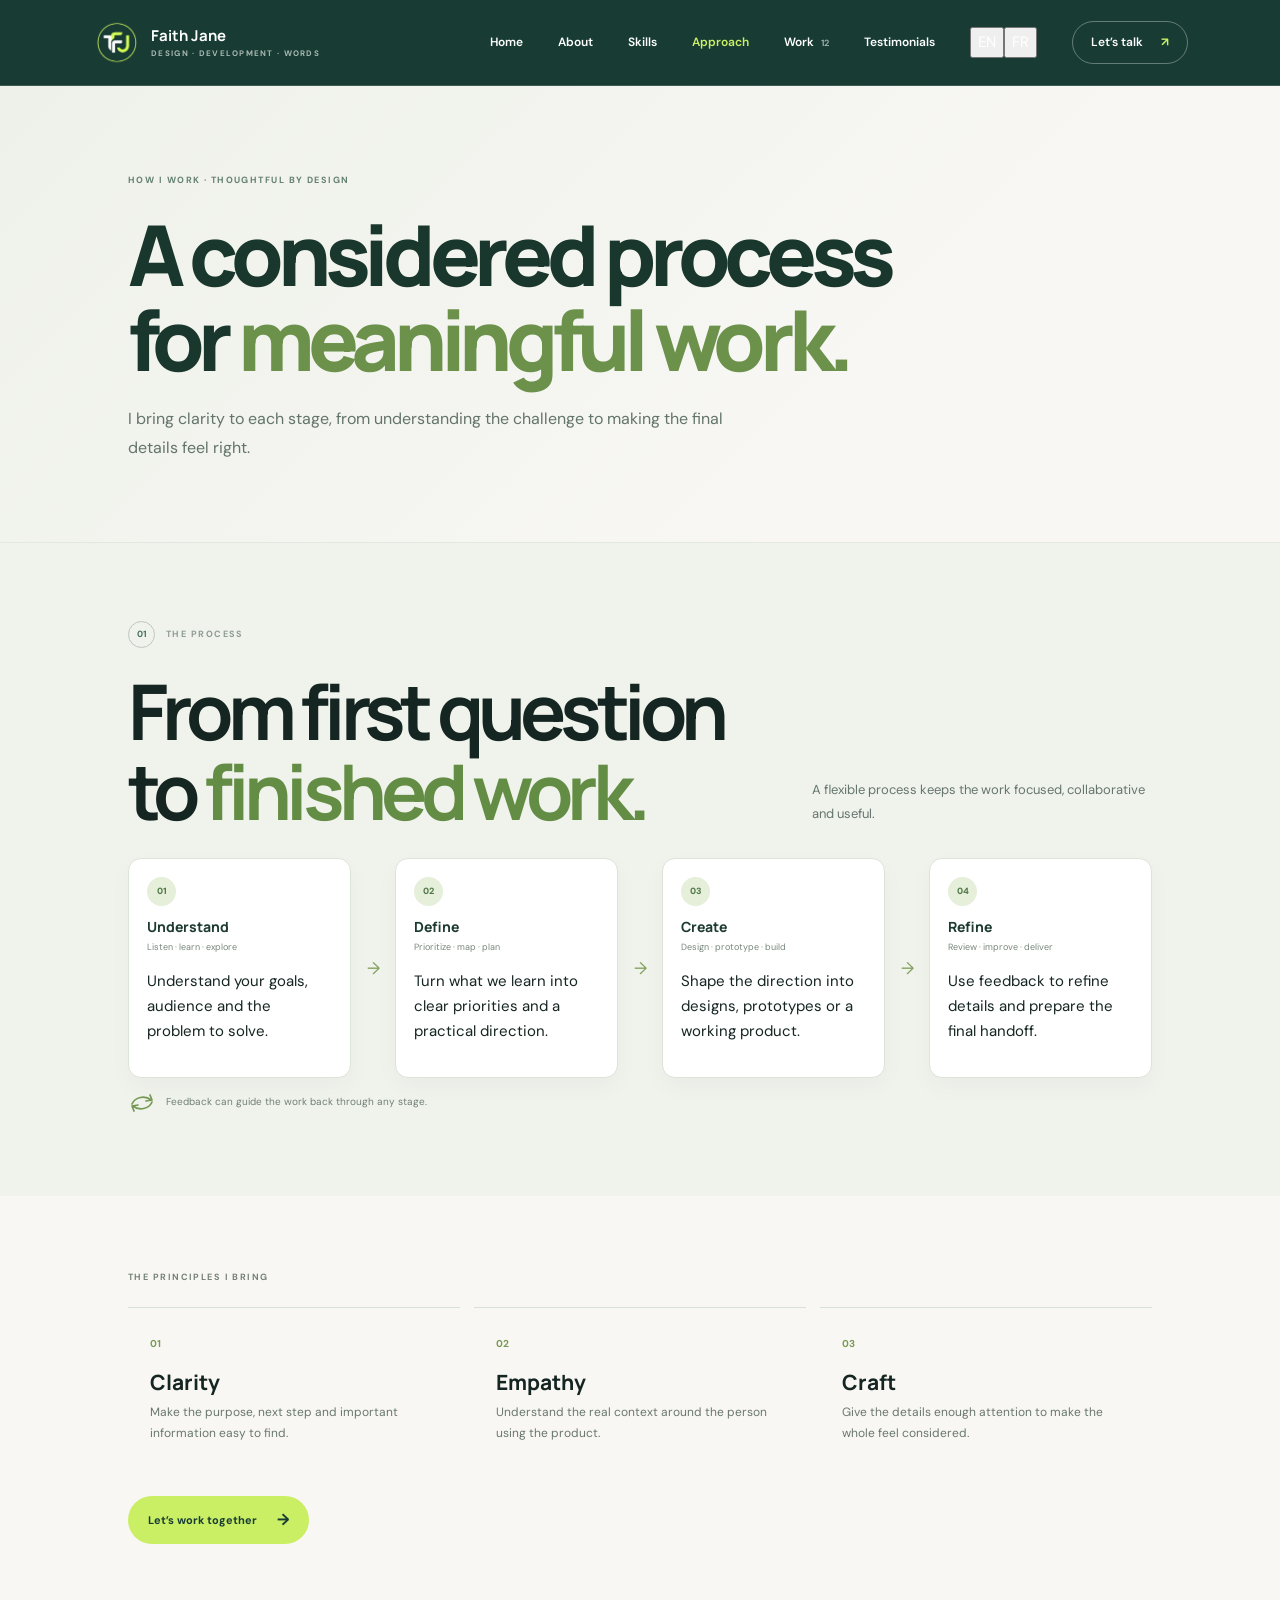
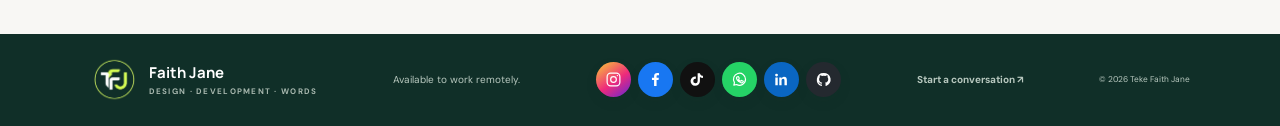
<file: approach.html>
<!doctype html><html lang="en"><head><meta charset="utf-8"><meta name="viewport" content="width=device-width, initial-scale=1"><meta name="theme-color" content="#183c34"><meta name="description" content="A thoughtful, collaborative approach to design, development and creative work."><title>Approach - Teke Faith Jane</title><link rel="preconnect" href="https://fonts.googleapis.com"><link rel="preconnect" href="https://fonts.gstatic.com" crossorigin><link href="https://fonts.googleapis.com/css2?family=DM+Sans:wght@400;500;600;700&family=Manrope:wght@400;500;600;700;800&display=swap" rel="stylesheet"><link rel="stylesheet" href="style.css?v=pod-marquee-motion-7"><script>try{document.documentElement.lang=localStorage.getItem("portfolio-language")==="fr"?"fr":"en-GB"}catch(e){document.documentElement.lang="en-GB"}</script></head><body><header class="site-header"><a class="brand" href="index.html"><img class="brand-mark" src="assets/faith-jane-logo.png" alt="Faith Jane logo"><span class="brand-name">Faith Jane<small>DESIGN · DEVELOPMENT · WORDS</small></span></a><button class="menu-toggle" aria-label="Open navigation" aria-expanded="false" aria-controls="site-nav"><span></span><span></span></button><nav class="site-nav" id="site-nav"><a href="index.html">Home</a><a href="about.html">About</a><a href="skills.html">Skills</a><a href="approach.html" aria-current="page">Approach</a><a href="work.html">Work <span>12</span></a><a href="testimonials.html">Testimonials</a><div class="site-tools"><div class="language-control" role="group" aria-label="Language"><button class="language-option" type="button" data-language="en-GB" aria-pressed="true">EN</button><button class="language-option" type="button" data-language="fr" aria-pressed="false">FR</button></div></div><a class="nav-cta" href="contact.html">Let’s talk <b>↗</b></a></nav></header><main>
<section class="page-hero"><p class="eyebrow">HOW I WORK &middot; THOUGHTFUL BY DESIGN</p><h1>A considered process<br>for <em>meaningful work.</em></h1><p>I bring clarity to each stage, from understanding the challenge to making the final details feel right.</p></section>
<section class="process-map approach-page section-wrap"><div class="section-heading"><div><p class="eyebrow"><span class="section-number">01</span> THE PROCESS</p><h2>From first question<br>to <em>finished work.</em></h2></div><p class="heading-note">A flexible process keeps the work focused, collaborative and useful.</p></div><div class="process-flow"><article><span>01</span><b>Understand</b><small>Listen &middot; learn &middot; explore</small><p class="process-description">Understand your goals, audience and the problem to solve.</p></article><i aria-hidden="true">&rarr;</i><article><span>02</span><b>Define</b><small>Prioritize &middot; map &middot; plan</small><p class="process-description">Turn what we learn into clear priorities and a practical direction.</p></article><i aria-hidden="true">&rarr;</i><article><span>03</span><b>Create</b><small>Design &middot; prototype &middot; build</small><p class="process-description">Shape the direction into designs, prototypes or a working product.</p></article><i aria-hidden="true">&rarr;</i><article><span>04</span><b>Refine</b><small>Review &middot; improve &middot; deliver</small><p class="process-description">Use feedback to refine details and prepare the final handoff.</p></article></div><div class="iteration-note"><svg viewBox="0 0 28 22" aria-hidden="true"><path d="M4 12c3-7 13-9 19-4m-1-5 2 5-6 1M24 10c-3 7-13 9-19 4m1 5-2-5 6-1"/></svg><span>Feedback can guide the work back through any stage.</span></div></section>
<section class="approach-values section-wrap"><p class="eyebrow">THE PRINCIPLES I BRING</p><div class="value-grid"><article><b>01</b><h3>Clarity</h3><p>Make the purpose, next step and important information easy to find.</p></article><article><b>02</b><h3>Empathy</h3><p>Understand the real context around the person using the product.</p></article><article><b>03</b><h3>Craft</h3><p>Give the details enough attention to make the whole feel considered.</p></article></div><a class="button button-lime" href="contact.html">Let&rsquo;s work together <span aria-hidden="true">&rarr;</span></a></section>
</main><footer class="site-footer"><a class="brand" href="index.html"><img class="brand-mark" src="assets/faith-jane-logo.png" alt="Faith Jane logo"><span class="brand-name">Faith Jane<small>DESIGN · DEVELOPMENT · WORDS</small></span></a><span>Avaliable to work remotely.</span><div class="footer-social" aria-label="Social media profiles"><a class="social-icon icon-instagram" href="https://www.instagram.com/jenny_techy/" target="_blank" rel="noopener noreferrer" aria-label="Instagram — Jenny Techy" title="Instagram"><svg viewBox="0 0 24 24" aria-hidden="true"><rect x="3" y="3" width="18" height="18" rx="5"/><circle cx="12" cy="12" r="4"/><circle class="social-dot" cx="17.5" cy="6.5" r="1"/></svg></a><a class="social-icon icon-facebook" href="https://www.facebook.com/profile.php?id=100085909933115&amp;sk" target="_blank" rel="noopener noreferrer" aria-label="Facebook — Jenny Techy" title="Facebook"><svg viewBox="0 0 24 24" aria-hidden="true"><path d="M13.5 21v-8.2h2.8l.4-3.2h-3.2V7.5c0-.9.3-1.6 1.6-1.6H17V3.1c-.4-.1-1.4-.2-2.6-.2-2.6 0-4.4 1.6-4.4 4.5v2.2H7v3.2h3V21z"/></svg></a><a class="social-icon icon-tiktok" href="https://www.tiktok.com/@jennytechy237" target="_blank" rel="noopener noreferrer" aria-label="TikTok — Jenny Techy" title="TikTok"><svg viewBox="0 0 24 24" aria-hidden="true"><path d="M15.4 3h-3.2v11.1a3.1 3.1 0 1 1-2.5-3.05V7.8a6.6 6.6 0 1 0 5.7 6.5V8.6a8.1 8.1 0 0 0 4.3 1.3V6.7c-2.3 0-4.1-1.6-4.3-3.7Z"/></svg></a><a class="social-icon icon-whatsapp" href="https://wa.me/237674329913" target="_blank" rel="noopener noreferrer" aria-label="WhatsApp Faith" title="WhatsApp"><svg viewBox="0 0 24 24" aria-hidden="true"><path d="M20.5 11.7a8.5 8.5 0 0 1-12.6 7.4L4 20l.9-3.7a8.5 8.5 0 1 1 15.6-4.6Z"/><path d="M9 8.5c.2-.5.5-.5.8-.5h.5c.2 0 .4.1.5.4l.8 1.8c.1.2.1.4-.1.6l-.6.7c-.2.2-.2.4-.1.6.6 1 1.4 1.8 2.5 2.3.2.1.4.1.6-.1l.8-.9c.2-.2.4-.2.6-.1l1.7.8c.3.1.4.3.4.5 0 .3-.2 1.1-.7 1.5-.5.5-1.2.7-1.9.6-1-.1-2.4-.6-4-2-1.8-1.5-2.8-3.4-3-4.3-.2-.8.1-1.5.5-1.9Z"/></svg></a><a class="social-icon icon-linkedin" href="https://www.linkedin.com/" target="_blank" rel="noopener noreferrer" aria-label="LinkedIn — update to your profile" title="LinkedIn"><svg viewBox="0 0 24 24" aria-hidden="true"><path d="M5 3.8a2 2 0 1 0 0 4 2 2 0 0 0 0-4ZM3.3 9h3.4v11H3.3zm5.6 0h3.2v1.5h.1A3.5 3.5 0 0 1 15.4 8c3.5 0 4.2 2.3 4.2 5.3V20h-3.4v-5.9c0-1.4 0-3.1-1.9-3.1s-2.2 1.5-2.2 3V20H8.9z"/></svg></a><a class="social-icon icon-github" href="https://github.com/TekeJane/faith-jane-portfolio.git" target="_blank" rel="noopener noreferrer" aria-label="GitHub — Faith Jane portfolio" title="GitHub"><svg viewBox="0 0 24 24" aria-hidden="true"><path d="M12 2.8a9.5 9.5 0 0 0-3 18.5c.5.1.7-.2.7-.5v-1.8c-2.8.6-3.4-1.2-3.4-1.2-.4-1.1-1.1-1.4-1.1-1.4-.9-.6.1-.6.1-.6 1 .1 1.5 1 1.5 1 .9 1.5 2.3 1.1 2.9.8.1-.6.4-1.1.6-1.3-2.2-.3-4.5-1.1-4.5-4.8 0-1.1.4-2 1-2.7-.1-.3-.4-1.3.1-2.7 0 0 .8-.3 2.8 1a9.7 9.7 0 0 1 5.1 0c2-1.3 2.8-1 2.8-1 .5 1.4.2 2.4.1 2.7.6.7 1 1.6 1 2.7 0 3.7-2.3 4.5-4.5 4.8.4.3.7.9.7 1.8v2.7c0 .3.2.6.7.5A9.5 9.5 0 0 0 12 2.8z"/></svg></a></div><a href="contact.html">Start a conversation ↗</a><small>© <span id="year"></span> Teke Faith Jane</small></footer><script src="script.js?v=pod-eight-unique-24"></script></body></html>
</file>
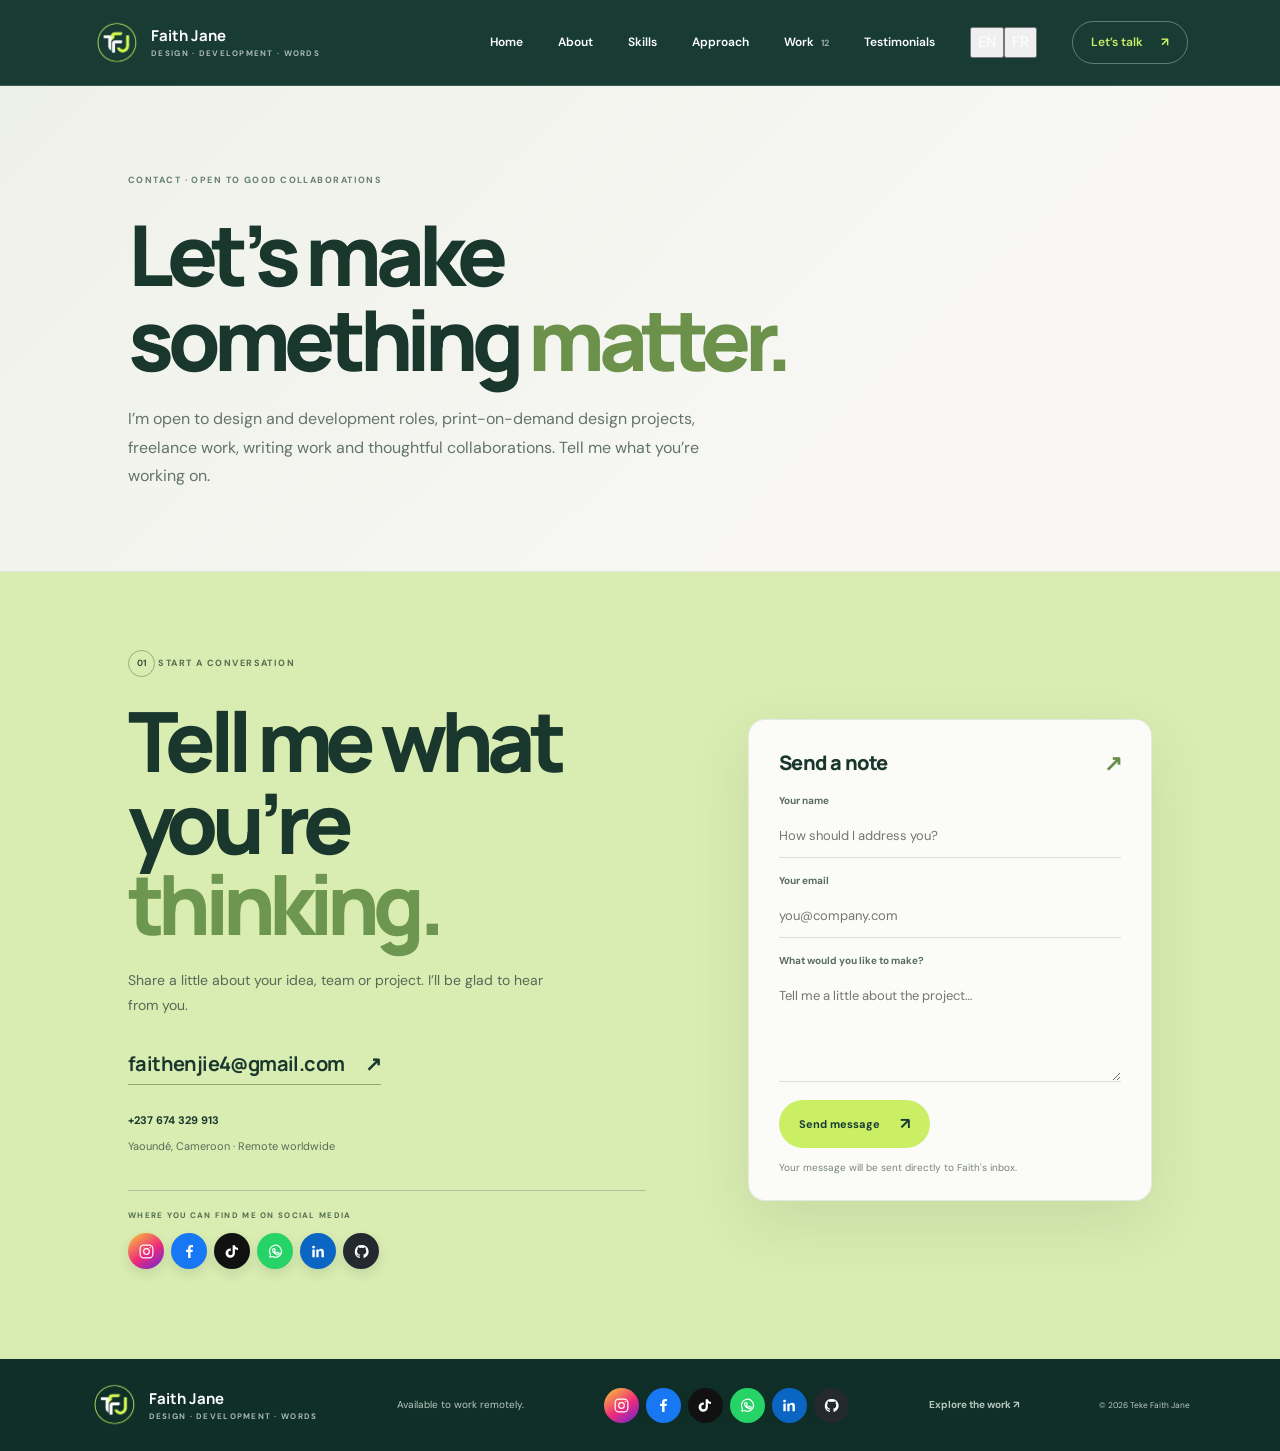
<file: contact.html>
<!doctype html><html lang="en"><head><meta charset="utf-8"><meta name="viewport" content="width=device-width, initial-scale=1"><meta name="theme-color" content="#183c34"><meta name="description" content="Contact Teke Faith Jane about product design, print-on-demand, development and writing projects."><title>Contact — Teke Faith Jane</title><link rel="preconnect" href="https://fonts.googleapis.com"><link rel="preconnect" href="https://fonts.gstatic.com" crossorigin><link href="https://fonts.googleapis.com/css2?family=DM+Sans:wght@400;500;600;700&family=Manrope:wght@400;500;600;700;800&display=swap" rel="stylesheet"><link rel="stylesheet" href="style.css?v=pod-marquee-motion-7"><script>try{document.documentElement.lang=localStorage.getItem("portfolio-language")==="fr"?"fr":"en-GB"}catch(e){document.documentElement.lang="en-GB"}</script></head><body><header class="site-header"><a class="brand" href="index.html"><img class="brand-mark" src="assets/faith-jane-logo.png" alt="Faith Jane logo"><span class="brand-name">Faith Jane<small>DESIGN · DEVELOPMENT · WORDS</small></span></a><button class="menu-toggle" aria-label="Open navigation" aria-expanded="false" aria-controls="site-nav"><span></span><span></span></button><nav class="site-nav" id="site-nav"><a href="index.html">Home</a><a href="about.html">About</a><a href="skills.html">Skills</a><a href="approach.html">Approach</a><a href="work.html">Work <span>12</span></a><a href="testimonials.html">Testimonials</a><div class="site-tools"><div class="language-control" role="group" aria-label="Language"><button class="language-option" type="button" data-language="en-GB" aria-pressed="true">EN</button><button class="language-option" type="button" data-language="fr" aria-pressed="false">FR</button></div></div><a class="nav-cta" href="contact.html" aria-current="page">Let’s talk <b>↗</b></a></nav></header><main><section class="page-hero"><p class="eyebrow">CONTACT · OPEN TO GOOD COLLABORATIONS</p><h1>Let’s make<br>something <em>matter.</em></h1><p>I’m open to design and development roles, print-on-demand design projects, freelance work, writing work and thoughtful collaborations. Tell me what you’re working on.</p></section><section class="contact contact-page"><div class="contact-inner"><div class="contact-copy"><p class="eyebrow"><span class="section-number">01</span> START A CONVERSATION</p><h2>Tell me what<br>you’re <em>thinking.</em></h2><p>Share a little about your idea, team or project. I’ll be glad to hear from you.</p><a class="contact-email" href="#contact-form">faithenjie4@gmail.com <span>↗</span></a><div class="contact-meta"><a href="tel:+237674329913">+237 674 329 913</a><span>Yaoundé, Cameroon · Remote worldwide</span></div><div class="social-placeholder"><p class="eyebrow">WHERE YOU CAN FIND ME ON SOCIAL MEDIA</p><div class="social-links"><a class="social-icon icon-instagram" href="https://www.instagram.com/jenny_techy/" target="_blank" rel="noopener noreferrer" aria-label="Instagram — Jenny Techy" title="Instagram"><svg viewBox="0 0 24 24" aria-hidden="true"><rect x="3" y="3" width="18" height="18" rx="5"/><circle cx="12" cy="12" r="4"/><circle class="social-dot" cx="17.5" cy="6.5" r="1"/></svg></a><a class="social-icon icon-facebook" href="https://www.facebook.com/profile.php?id=100085909933115&amp;sk" target="_blank" rel="noopener noreferrer" aria-label="Facebook — Jenny Techy" title="Facebook"><svg viewBox="0 0 24 24" aria-hidden="true"><path d="M13.5 21v-8.2h2.8l.4-3.2h-3.2V7.5c0-.9.3-1.6 1.6-1.6H17V3.1c-.4-.1-1.4-.2-2.6-.2-2.6 0-4.4 1.6-4.4 4.5v2.2H7v3.2h3V21z"/></svg></a><a class="social-icon icon-tiktok" href="https://www.tiktok.com/@jennytechy237" target="_blank" rel="noopener noreferrer" aria-label="TikTok — Jenny Techy" title="TikTok"><svg viewBox="0 0 24 24" aria-hidden="true"><path d="M15.4 3h-3.2v11.1a3.1 3.1 0 1 1-2.5-3.05V7.8a6.6 6.6 0 1 0 5.7 6.5V8.6a8.1 8.1 0 0 0 4.3 1.3V6.7c-2.3 0-4.1-1.6-4.3-3.7Z"/></svg></a><a class="social-icon icon-whatsapp" href="https://wa.me/237674329913" target="_blank" rel="noopener noreferrer" aria-label="WhatsApp Faith" title="WhatsApp"><svg viewBox="0 0 24 24" aria-hidden="true"><path d="M20.5 11.7a8.5 8.5 0 0 1-12.6 7.4L4 20l.9-3.7a8.5 8.5 0 1 1 15.6-4.6Z"/><path d="M9 8.5c.2-.5.5-.5.8-.5h.5c.2 0 .4.1.5.4l.8 1.8c.1.2.1.4-.1.6l-.6.7c-.2.2-.2.4-.1.6.6 1 1.4 1.8 2.5 2.3.2.1.4.1.6-.1l.8-.9c.2-.2.4-.2.6-.1l1.7.8c.3.1.4.3.4.5 0 .3-.2 1.1-.7 1.5-.5.5-1.2.7-1.9.6-1-.1-2.4-.6-4-2-1.8-1.5-2.8-3.4-3-4.3-.2-.8.1-1.5.5-1.9Z"/></svg></a><a class="social-icon icon-linkedin" href="https://www.linkedin.com/" target="_blank" rel="noopener noreferrer" aria-label="LinkedIn — update to your profile" title="LinkedIn"><svg viewBox="0 0 24 24" aria-hidden="true"><path d="M5 3.8a2 2 0 1 0 0 4 2 2 0 0 0 0-4ZM3.3 9h3.4v11H3.3zm5.6 0h3.2v1.5h.1A3.5 3.5 0 0 1 15.4 8c3.5 0 4.2 2.3 4.2 5.3V20h-3.4v-5.9c0-1.4 0-3.1-1.9-3.1s-2.2 1.5-2.2 3V20H8.9z"/></svg></a><a class="social-icon icon-github" href="https://github.com/TekeJane/faith-jane-portfolio.git" target="_blank" rel="noopener noreferrer" aria-label="GitHub — Faith Jane portfolio" title="GitHub"><svg viewBox="0 0 24 24" aria-hidden="true"><path d="M12 2.8a9.5 9.5 0 0 0-3 18.5c.5.1.7-.2.7-.5v-1.8c-2.8.6-3.4-1.2-3.4-1.2-.4-1.1-1.1-1.4-1.1-1.4-.9-.6.1-.6.1-.6 1 .1 1.5 1 1.5 1 .9 1.5 2.3 1.1 2.9.8.1-.6.4-1.1.6-1.3-2.2-.3-4.5-1.1-4.5-4.8 0-1.1.4-2 1-2.7-.1-.3-.4-1.3.1-2.7 0 0 .8-.3 2.8 1a9.7 9.7 0 0 1 5.1 0c2-1.3 2.8-1 2.8-1 .5 1.4.2 2.4.1 2.7.6.7 1 1.6 1 2.7 0 3.7-2.3 4.5-4.5 4.8.4.3.7.9.7 1.8v2.7c0 .3.2.6.7.5A9.5 9.5 0 0 0 12 2.8z"/></svg></a></div></div></div><form class="contact-form" id="contact-form" method="POST" action="https://formsubmit.co/76b80d05dc54ba66028496e302525153"><p class="form-heading">Send a note <span>↗</span></p><label for="name">Your name</label><input id="name" name="name" autocomplete="name" placeholder="How should I address you?" required><label for="email">Your email</label><input id="email" name="email" type="email" autocomplete="email" placeholder="you@company.com" required><label for="message">What would you like to make?</label><textarea id="message" name="message" rows="4" placeholder="Tell me a little about the project…" required></textarea><button class="button button-lime" type="submit">Send message <span>↗</span></button><p class="form-note" id="form-note" role="status" aria-live="polite">Your message will be sent directly to Faith&apos;s inbox.</p></form></div></section></main><footer class="site-footer"><a class="brand" href="index.html"><img class="brand-mark" src="assets/faith-jane-logo.png" alt="Faith Jane logo"><span class="brand-name">Faith Jane<small>DESIGN · DEVELOPMENT · WORDS</small></span></a><span>Avaliable to work remotely.</span><div class="footer-social" aria-label="Social media profiles"><a class="social-icon icon-instagram" href="https://www.instagram.com/jenny_techy/" target="_blank" rel="noopener noreferrer" aria-label="Instagram — Jenny Techy" title="Instagram"><svg viewBox="0 0 24 24" aria-hidden="true"><rect x="3" y="3" width="18" height="18" rx="5"/><circle cx="12" cy="12" r="4"/><circle class="social-dot" cx="17.5" cy="6.5" r="1"/></svg></a><a class="social-icon icon-facebook" href="https://www.facebook.com/profile.php?id=100085909933115&amp;sk" target="_blank" rel="noopener noreferrer" aria-label="Facebook — Jenny Techy" title="Facebook"><svg viewBox="0 0 24 24" aria-hidden="true"><path d="M13.5 21v-8.2h2.8l.4-3.2h-3.2V7.5c0-.9.3-1.6 1.6-1.6H17V3.1c-.4-.1-1.4-.2-2.6-.2-2.6 0-4.4 1.6-4.4 4.5v2.2H7v3.2h3V21z"/></svg></a><a class="social-icon icon-tiktok" href="https://www.tiktok.com/@jennytechy237" target="_blank" rel="noopener noreferrer" aria-label="TikTok — Jenny Techy" title="TikTok"><svg viewBox="0 0 24 24" aria-hidden="true"><path d="M15.4 3h-3.2v11.1a3.1 3.1 0 1 1-2.5-3.05V7.8a6.6 6.6 0 1 0 5.7 6.5V8.6a8.1 8.1 0 0 0 4.3 1.3V6.7c-2.3 0-4.1-1.6-4.3-3.7Z"/></svg></a><a class="social-icon icon-whatsapp" href="https://wa.me/237674329913" target="_blank" rel="noopener noreferrer" aria-label="WhatsApp Faith" title="WhatsApp"><svg viewBox="0 0 24 24" aria-hidden="true"><path d="M20.5 11.7a8.5 8.5 0 0 1-12.6 7.4L4 20l.9-3.7a8.5 8.5 0 1 1 15.6-4.6Z"/><path d="M9 8.5c.2-.5.5-.5.8-.5h.5c.2 0 .4.1.5.4l.8 1.8c.1.2.1.4-.1.6l-.6.7c-.2.2-.2.4-.1.6.6 1 1.4 1.8 2.5 2.3.2.1.4.1.6-.1l.8-.9c.2-.2.4-.2.6-.1l1.7.8c.3.1.4.3.4.5 0 .3-.2 1.1-.7 1.5-.5.5-1.2.7-1.9.6-1-.1-2.4-.6-4-2-1.8-1.5-2.8-3.4-3-4.3-.2-.8.1-1.5.5-1.9Z"/></svg></a><a class="social-icon icon-linkedin" href="https://www.linkedin.com/" target="_blank" rel="noopener noreferrer" aria-label="LinkedIn — update to your profile" title="LinkedIn"><svg viewBox="0 0 24 24" aria-hidden="true"><path d="M5 3.8a2 2 0 1 0 0 4 2 2 0 0 0 0-4ZM3.3 9h3.4v11H3.3zm5.6 0h3.2v1.5h.1A3.5 3.5 0 0 1 15.4 8c3.5 0 4.2 2.3 4.2 5.3V20h-3.4v-5.9c0-1.4 0-3.1-1.9-3.1s-2.2 1.5-2.2 3V20H8.9z"/></svg></a><a class="social-icon icon-github" href="https://github.com/TekeJane/faith-jane-portfolio.git" target="_blank" rel="noopener noreferrer" aria-label="GitHub — Faith Jane portfolio" title="GitHub"><svg viewBox="0 0 24 24" aria-hidden="true"><path d="M12 2.8a9.5 9.5 0 0 0-3 18.5c.5.1.7-.2.7-.5v-1.8c-2.8.6-3.4-1.2-3.4-1.2-.4-1.1-1.1-1.4-1.1-1.4-.9-.6.1-.6.1-.6 1 .1 1.5 1 1.5 1 .9 1.5 2.3 1.1 2.9.8.1-.6.4-1.1.6-1.3-2.2-.3-4.5-1.1-4.5-4.8 0-1.1.4-2 1-2.7-.1-.3-.4-1.3.1-2.7 0 0 .8-.3 2.8 1a9.7 9.7 0 0 1 5.1 0c2-1.3 2.8-1 2.8-1 .5 1.4.2 2.4.1 2.7.6.7 1 1.6 1 2.7 0 3.7-2.3 4.5-4.5 4.8.4.3.7.9.7 1.8v2.7c0 .3.2.6.7.5A9.5 9.5 0 0 0 12 2.8z"/></svg></a></div><a href="work.html">Explore the work ↗</a><small>© <span id="year"></span> Teke Faith Jane</small></footer><script src="script.js?v=pod-eight-unique-24"></script></body></html>
</file>
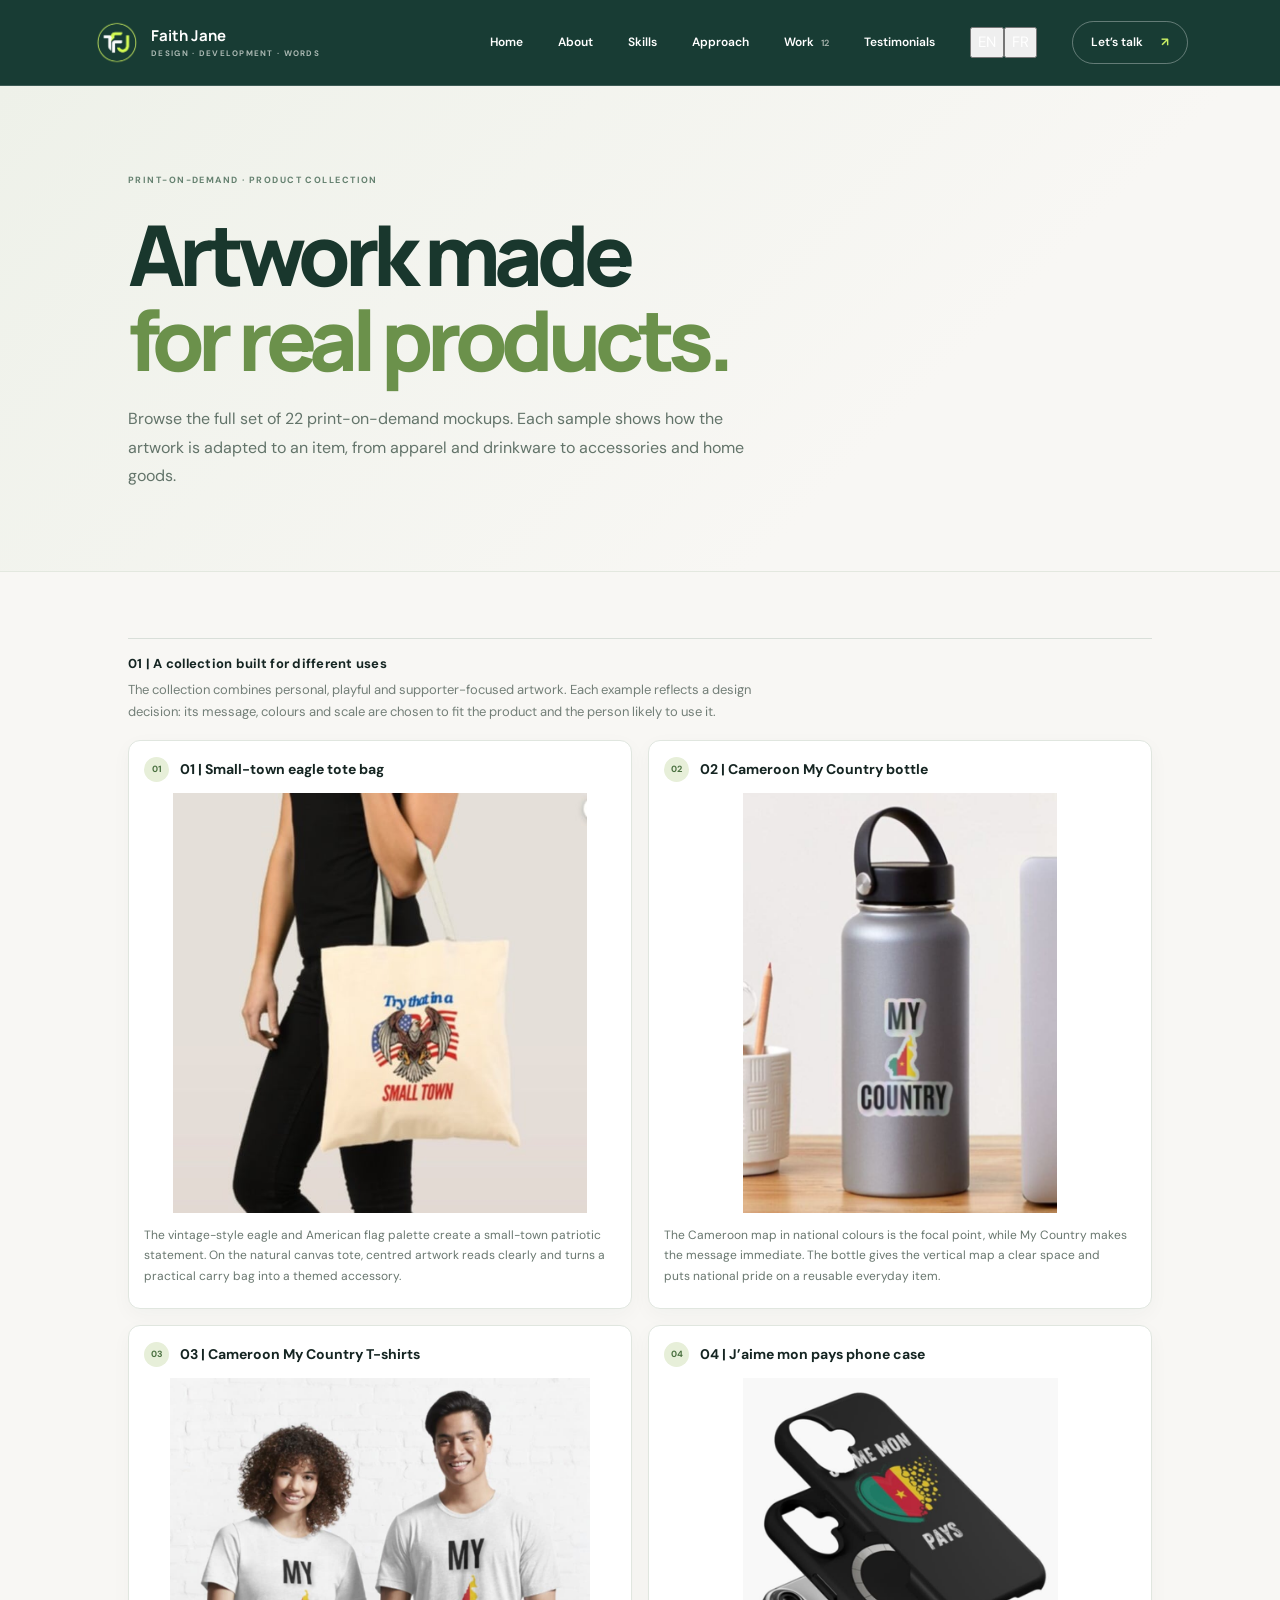
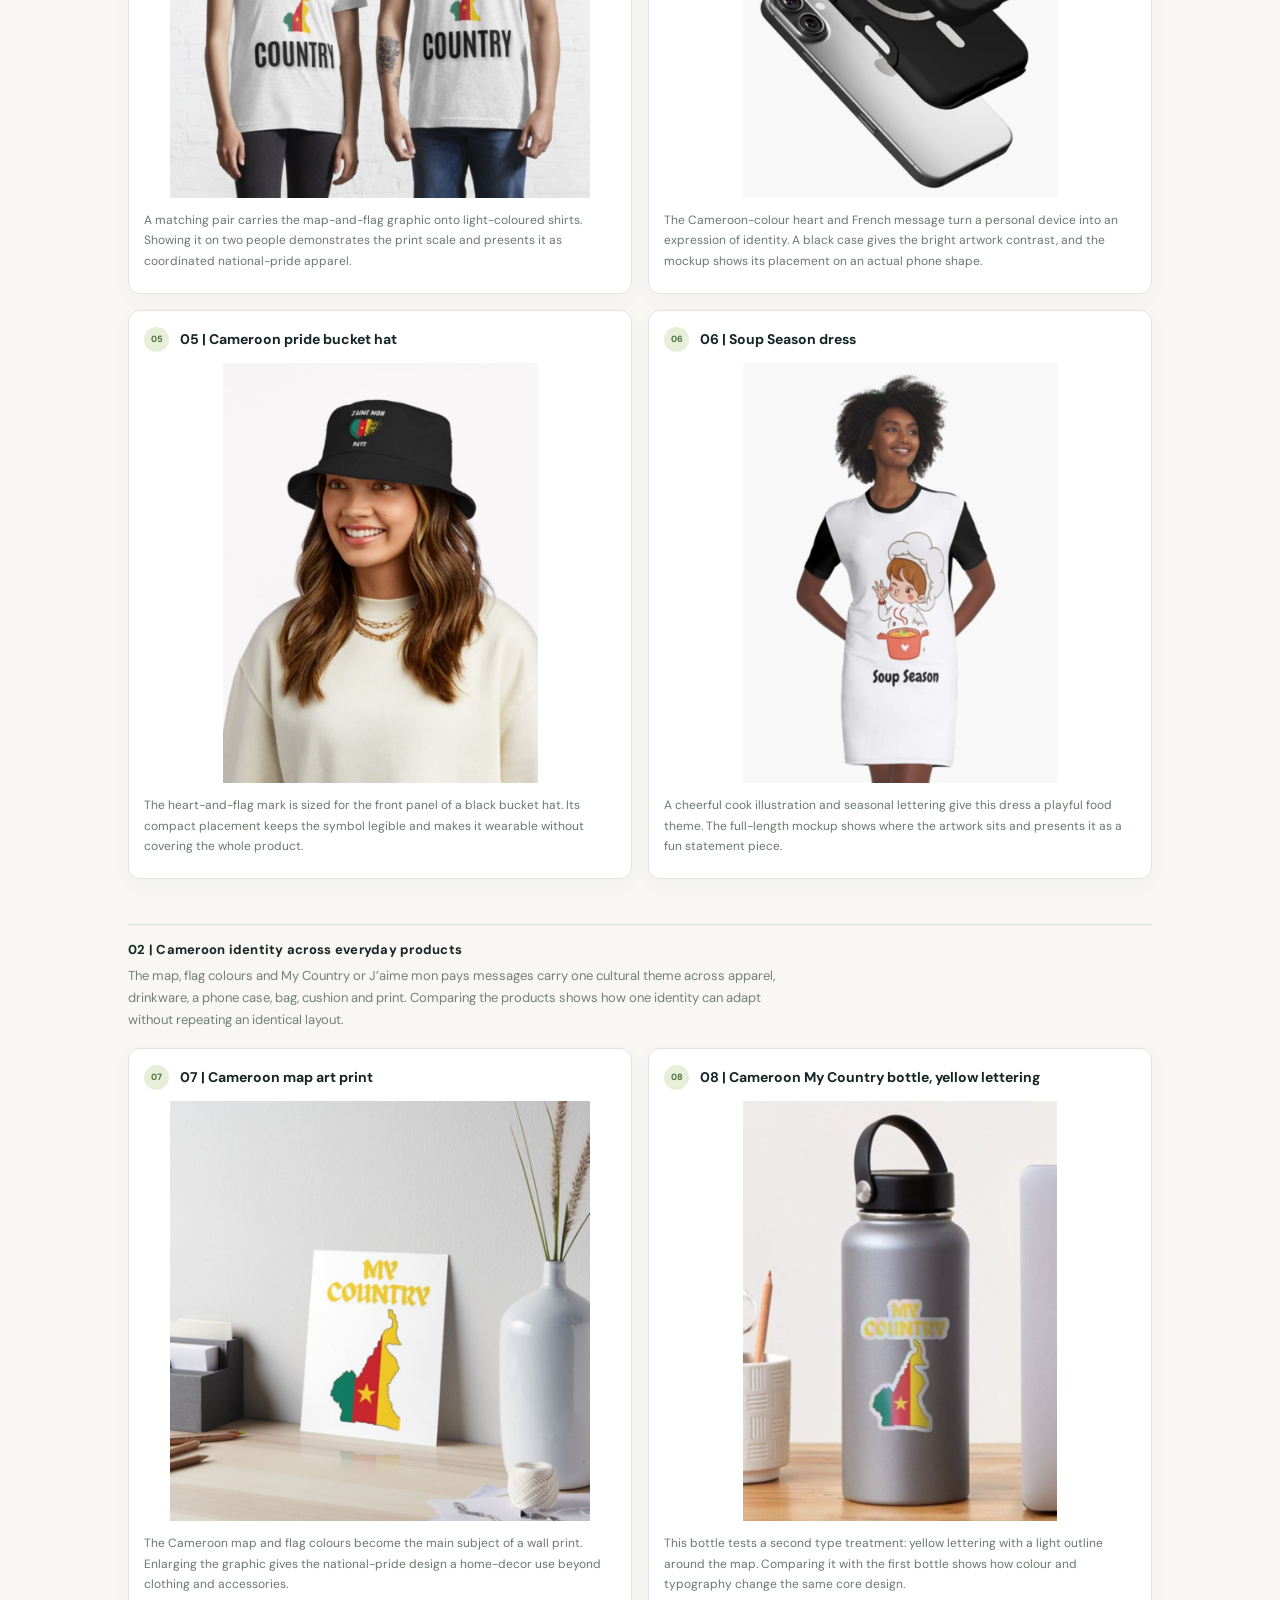
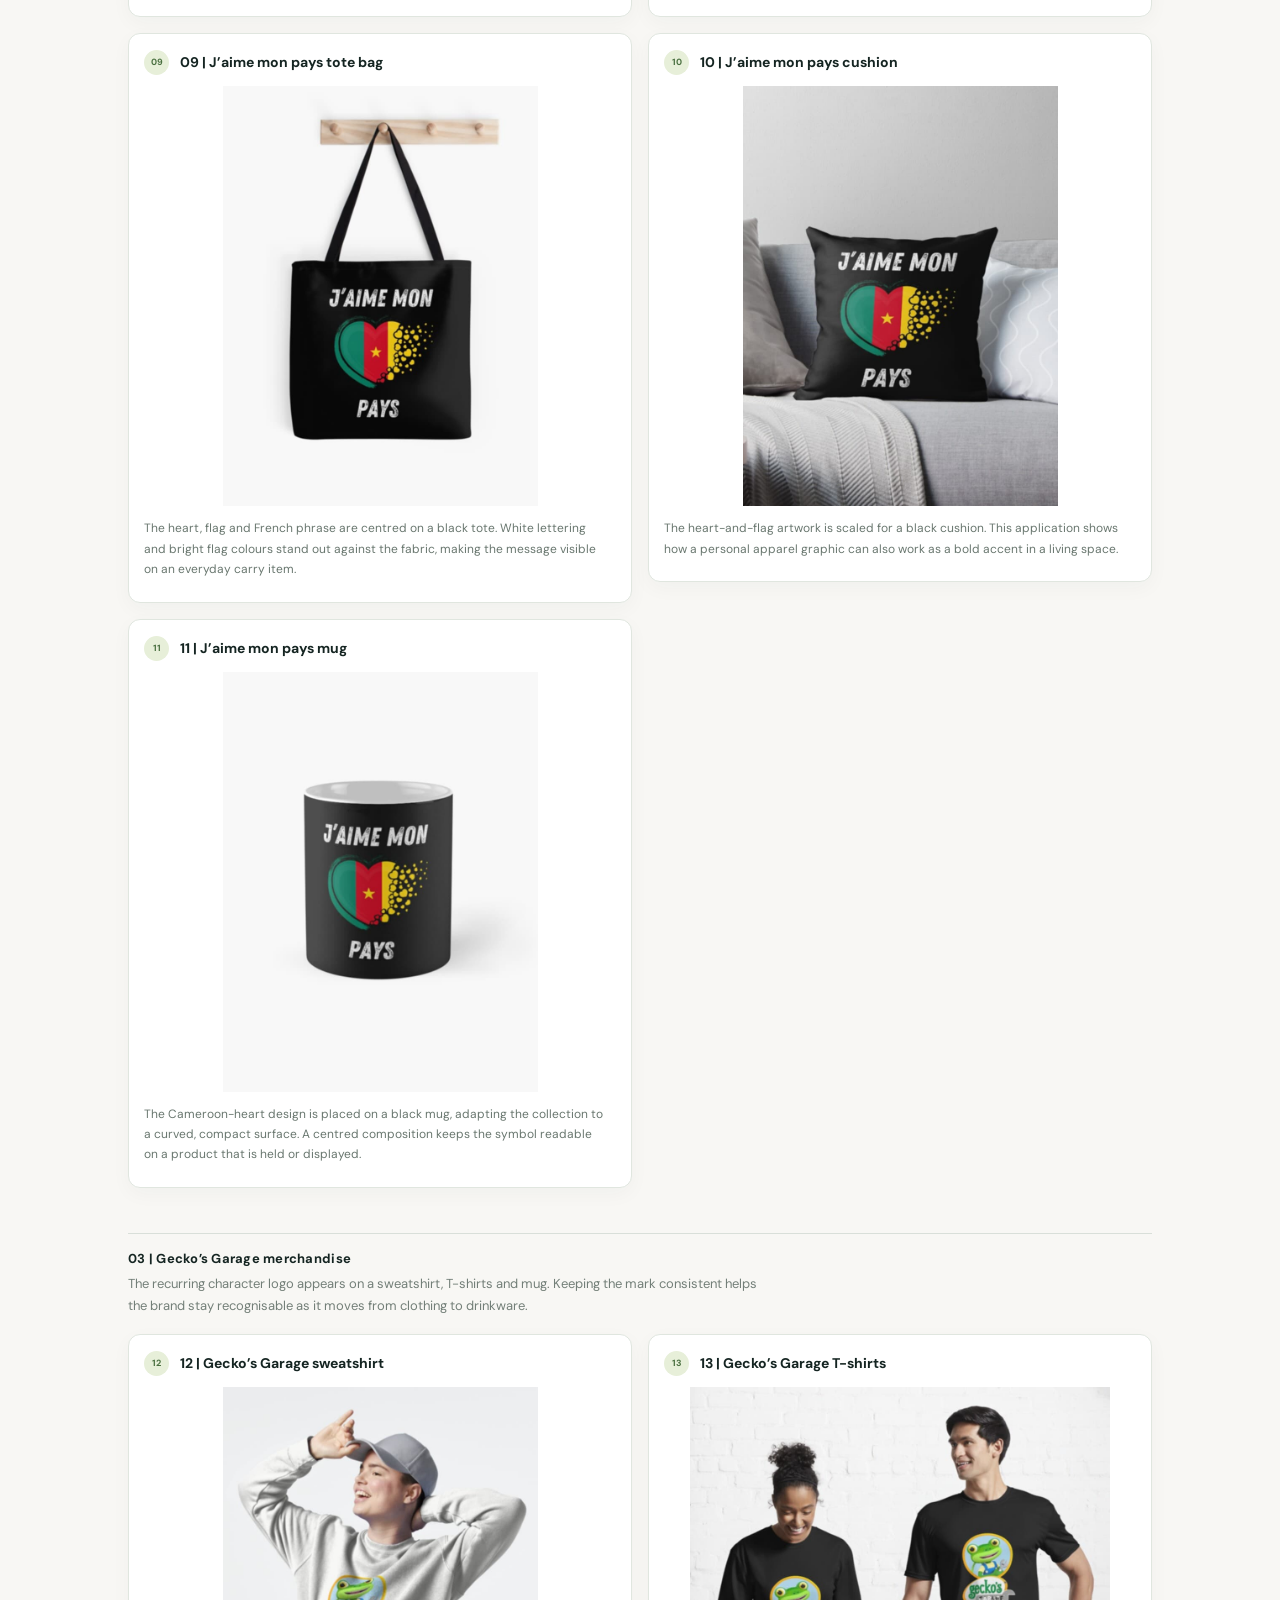
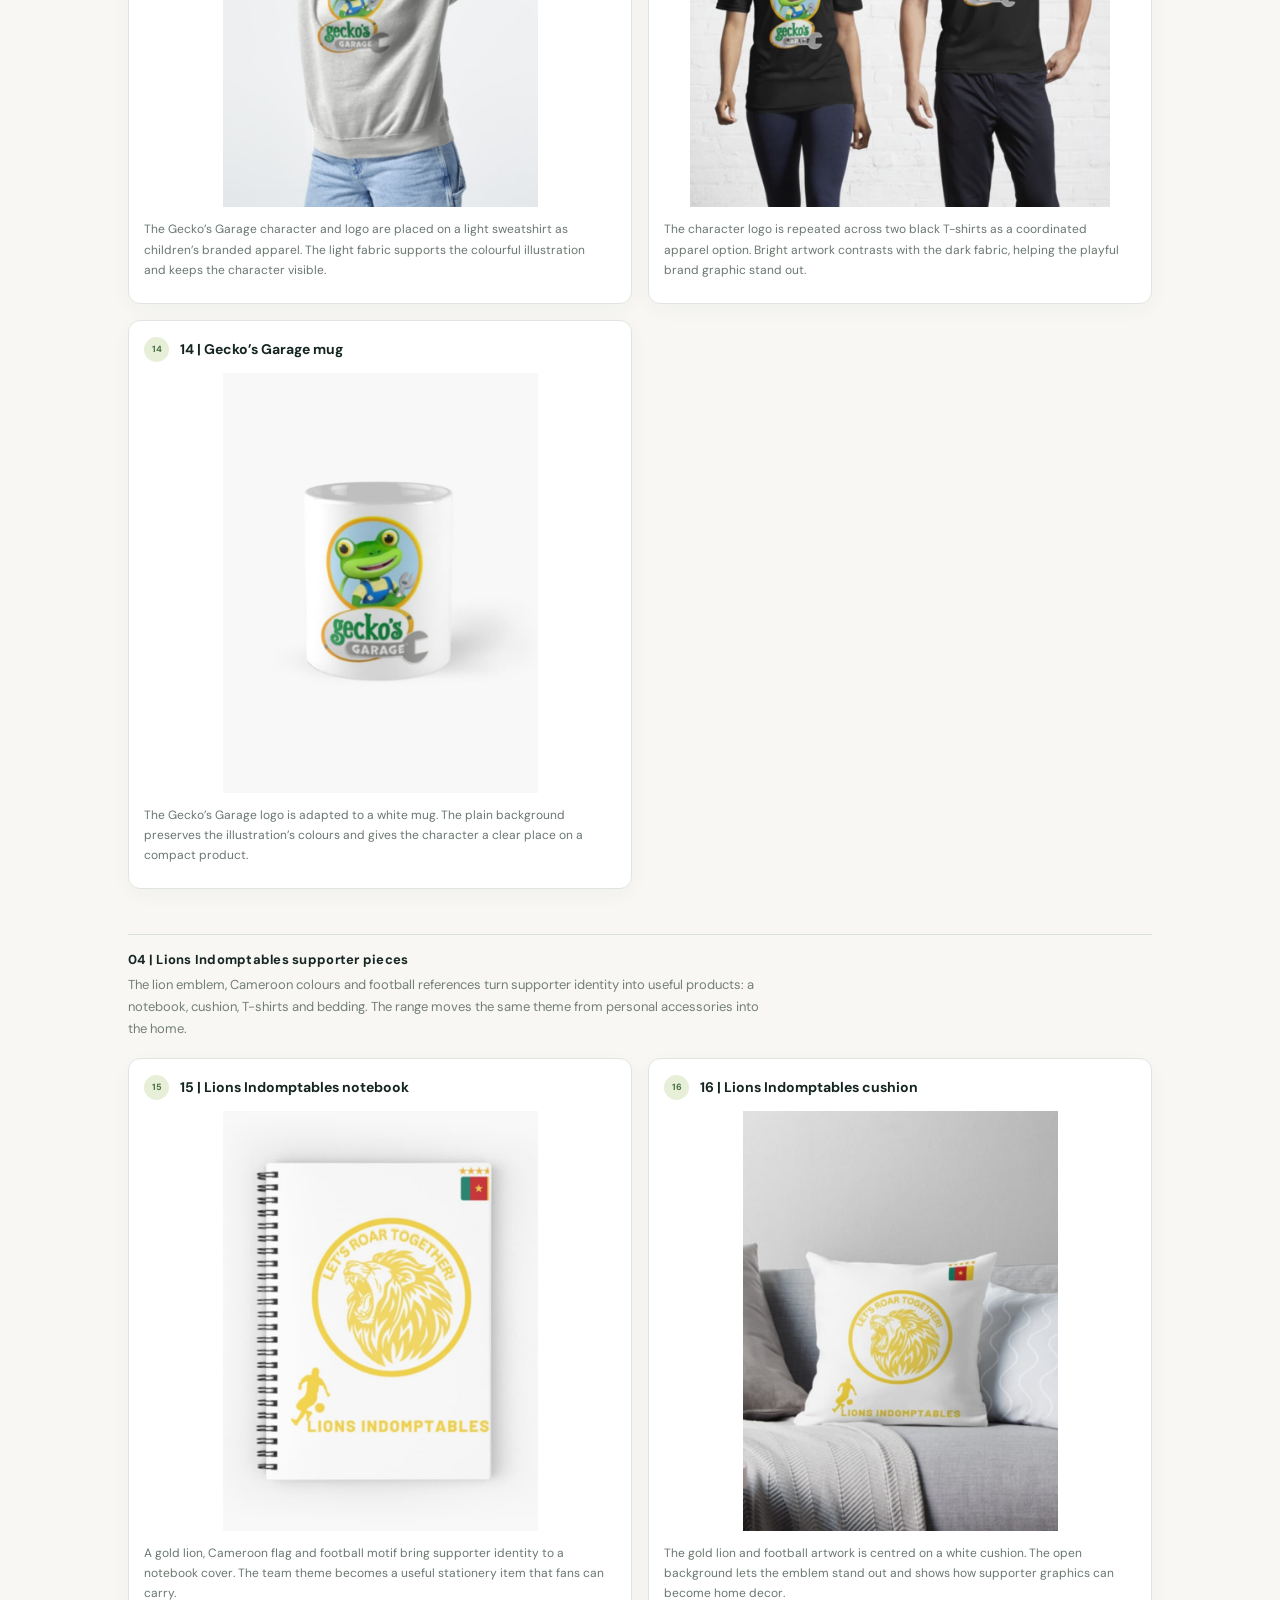
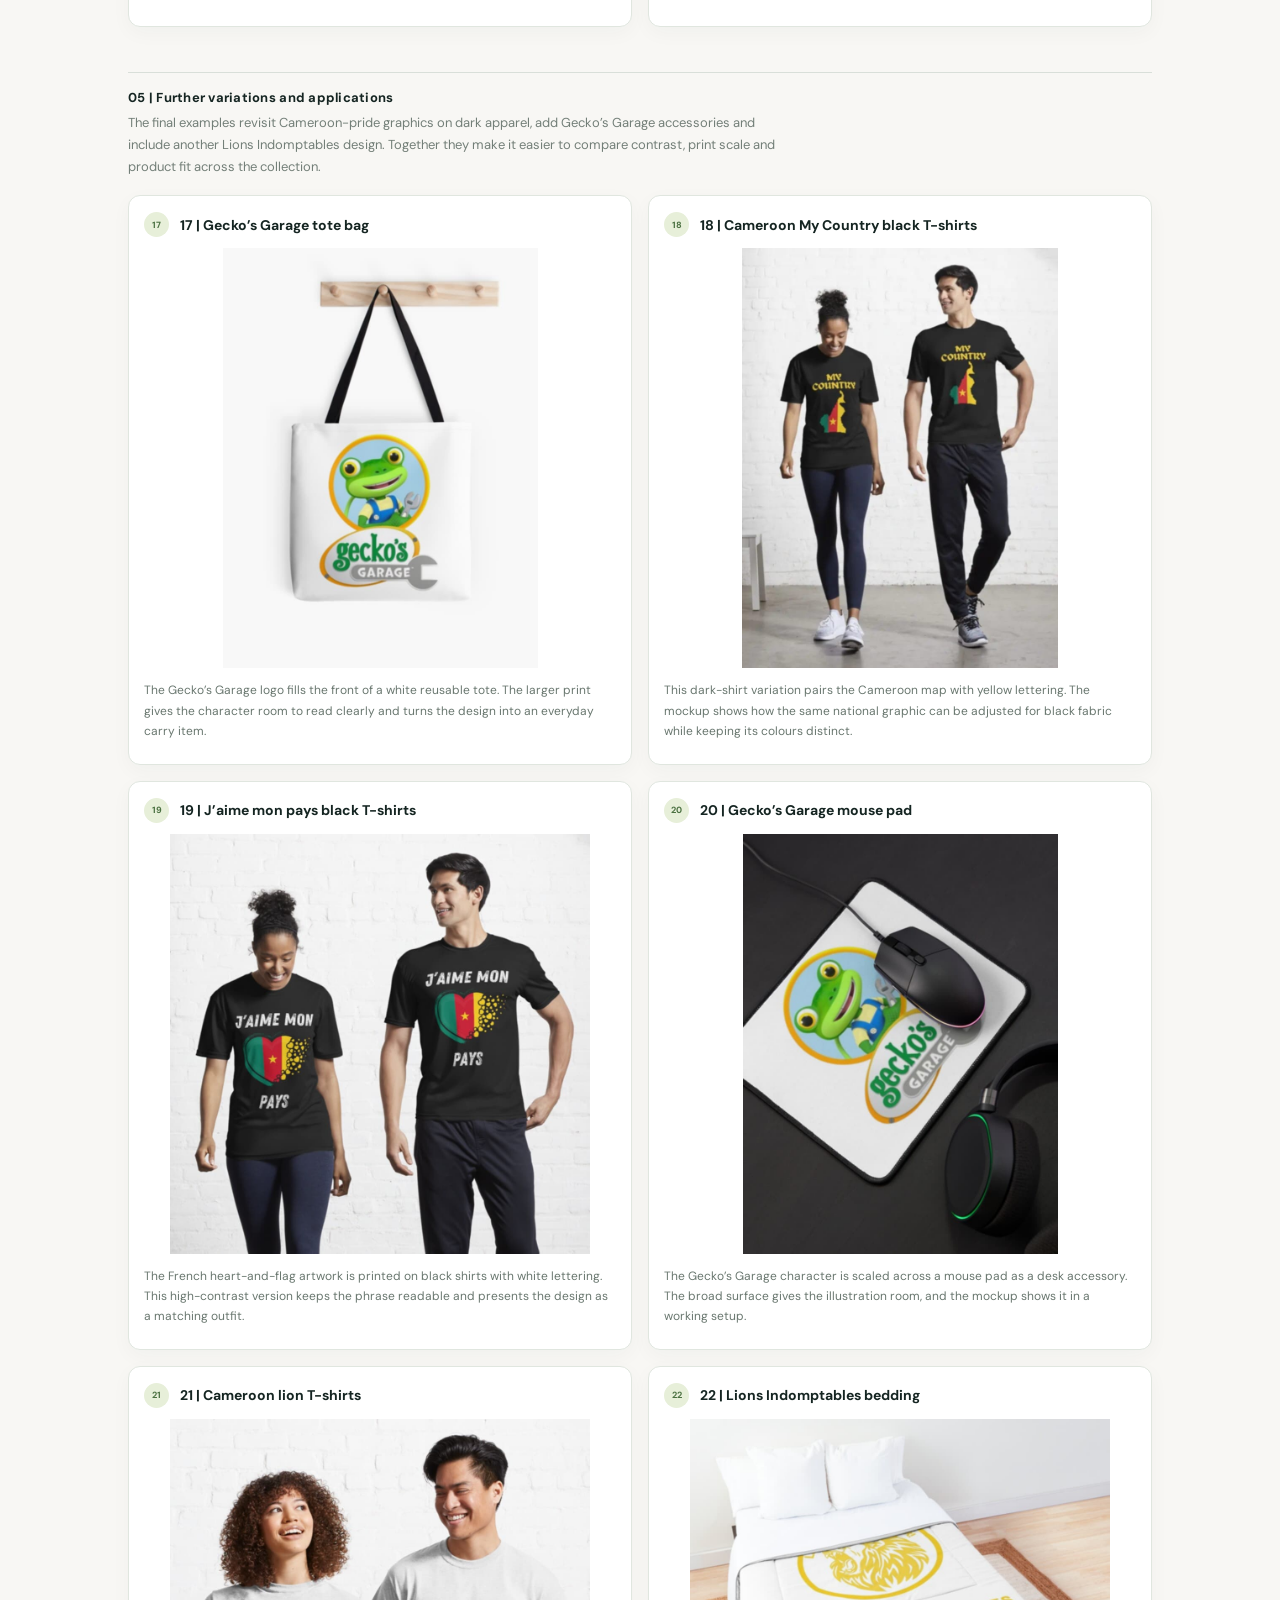
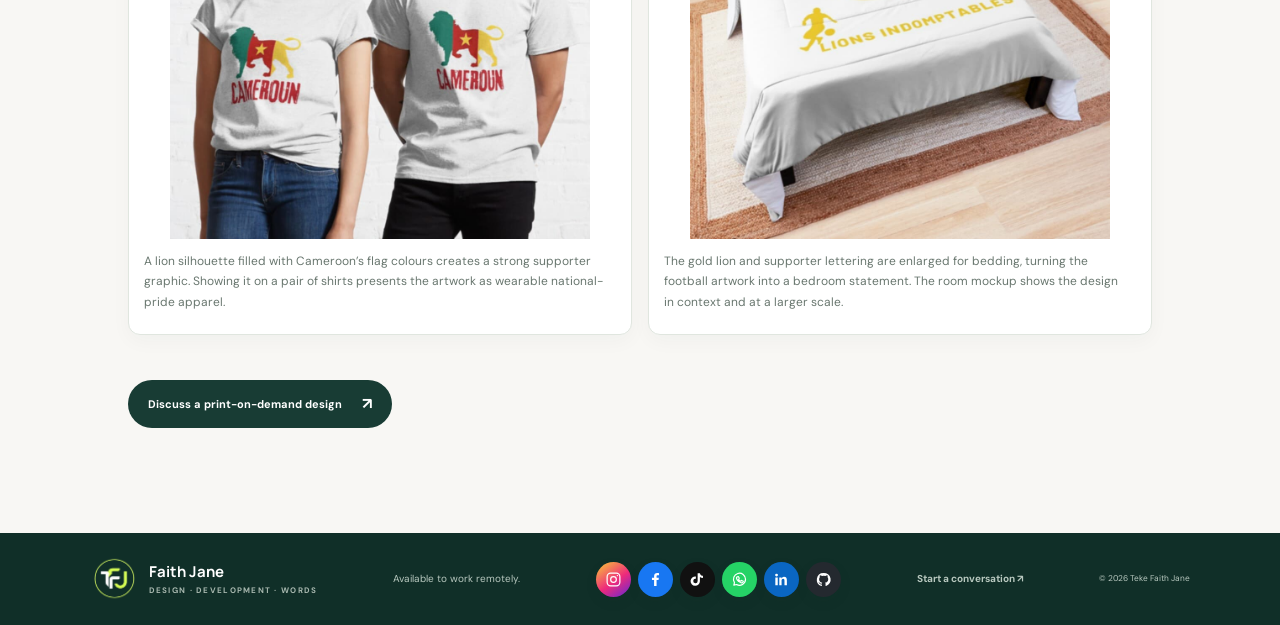
<file: pod.html>
<!doctype html>
<html lang="en">
<head>
<meta charset="utf-8"><meta name="viewport" content="width=device-width, initial-scale=1"><meta name="theme-color" content="#183c34"><meta name="description" content="Print-on-demand product design samples by Teke Faith Jane."><title>Print-on-Demand Samples — Teke Faith Jane</title>
<link rel="preconnect" href="https://fonts.googleapis.com"><link rel="preconnect" href="https://fonts.gstatic.com" crossorigin><link href="https://fonts.googleapis.com/css2?family=DM+Sans:wght@400;500;600;700&family=Manrope:wght@400;500;600;700;800&display=swap" rel="stylesheet"><link rel="stylesheet" href="style.css?v=pod-marquee-motion-7">

<script>try{document.documentElement.lang=localStorage.getItem("portfolio-language")==="fr"?"fr":"en-GB"}catch(e){document.documentElement.lang="en-GB"}</script></head>
<body>
<header class="site-header"><a class="brand" href="index.html"><img class="brand-mark" src="assets/faith-jane-logo.png" alt="Faith Jane logo"><span class="brand-name">Faith Jane<small>DESIGN · DEVELOPMENT · WORDS</small></span></a><button class="menu-toggle" aria-label="Open navigation" aria-expanded="false" aria-controls="site-nav"><span></span><span></span></button><nav class="site-nav" id="site-nav"><a href="index.html">Home</a><a href="about.html">About</a><a href="skills.html">Skills</a><a href="approach.html">Approach</a><a href="work.html">Work <span>12</span></a><a href="testimonials.html">Testimonials</a><div class="site-tools"><div class="language-control" role="group" aria-label="Language"><button class="language-option" type="button" data-language="en-GB" aria-pressed="true">EN</button><button class="language-option" type="button" data-language="fr" aria-pressed="false">FR</button></div></div><a class="nav-cta" href="contact.html">Let’s talk <b>↗</b></a></nav></header>
<main>
<section class="page-hero"><p class="eyebrow">PRINT-ON-DEMAND · PRODUCT COLLECTION</p><h1>Artwork made<br><em>for real products.</em></h1><p>Browse the full set of 22 print-on-demand mockups. Each sample shows how the artwork is adapted to an item, from apparel and drinkware to accessories and home goods.</p></section>
<section class="work work-page section-wrap" id="pod-products"><div id="pod-gallery" class="pod-gallery" aria-label="Print-on-demand product samples"></div><a class="button button-dark" href="contact.html">Discuss a print-on-demand design <span>↗</span></a></section>
</main>
<footer class="site-footer"><a class="brand" href="index.html"><img class="brand-mark" src="assets/faith-jane-logo.png" alt="Faith Jane logo"><span class="brand-name">Faith Jane<small>DESIGN · DEVELOPMENT · WORDS</small></span></a><span>Available to work remotely.</span><div class="footer-social" aria-label="Social media profiles"><a class="social-icon icon-instagram" href="https://www.instagram.com/jenny_techy/" target="_blank" rel="noopener noreferrer" aria-label="Instagram — Jenny Techy" title="Instagram"><svg viewBox="0 0 24 24" aria-hidden="true"><rect x="3" y="3" width="18" height="18" rx="5"/><circle cx="12" cy="12" r="4"/><circle class="social-dot" cx="17.5" cy="6.5" r="1"/></svg></a><a class="social-icon icon-facebook" href="https://www.facebook.com/profile.php?id=100085909933115&amp;sk" target="_blank" rel="noopener noreferrer" aria-label="Facebook — Jenny Techy" title="Facebook"><svg viewBox="0 0 24 24" aria-hidden="true"><path d="M13.5 21v-8.2h2.8l.4-3.2h-3.2V7.5c0-.9.3-1.6 1.6-1.6H17V3.1c-.4-.1-1.4-.2-2.6-.2-2.6 0-4.4 1.6-4.4 4.5v2.2H7v3.2h3V21z"/></svg></a><a class="social-icon icon-tiktok" href="https://www.tiktok.com/@jennytechy237" target="_blank" rel="noopener noreferrer" aria-label="TikTok — Jenny Techy" title="TikTok"><svg viewBox="0 0 24 24" aria-hidden="true"><path d="M15.4 3h-3.2v11.1a3.1 3.1 0 1 1-2.5-3.05V7.8a6.6 6.6 0 1 0 5.7 6.5V8.6a8.1 8.1 0 0 0 4.3 1.3V6.7c-2.3 0-4.1-1.6-4.3-3.7Z"/></svg></a><a class="social-icon icon-whatsapp" href="https://wa.me/237674329913" target="_blank" rel="noopener noreferrer" aria-label="WhatsApp Faith" title="WhatsApp"><svg viewBox="0 0 24 24" aria-hidden="true"><path d="M20.5 11.7a8.5 8.5 0 0 1-12.6 7.4L4 20l.9-3.7a8.5 8.5 0 1 1 15.6-4.6Z"/><path d="M9 8.5c.2-.5.5-.5.8-.5h.5c.2 0 .4.1.5.4l.8 1.8c.1.2.1.4-.1.6l-.6.7c-.2.2-.2.4-.1.6.6 1 1.4 1.8 2.5 2.3.2.1.4.1.6-.1l.8-.9c.2-.2.4-.2.6-.1l1.7.8c.3.1.4.3.4.5 0 .3-.2 1.1-.7 1.5-.5.5-1.2.7-1.9.6-1-.1-2.4-.6-4-2-1.8-1.5-2.8-3.4-3-4.3-.2-.8.1-1.5.5-1.9Z"/></svg></a><a class="social-icon icon-linkedin" href="https://www.linkedin.com/" target="_blank" rel="noopener noreferrer" aria-label="LinkedIn — update to your profile" title="LinkedIn"><svg viewBox="0 0 24 24" aria-hidden="true"><path d="M5 3.8a2 2 0 1 0 0 4 2 2 0 0 0 0-4ZM3.3 9h3.4v11H3.3zm5.6 0h3.2v1.5h.1A3.5 3.5 0 0 1 15.4 8c3.5 0 4.2 2.3 4.2 5.3V20h-3.4v-5.9c0-1.4 0-3.1-1.9-3.1s-2.2 1.5-2.2 3V20H8.9z"/></svg></a><a class="social-icon icon-github" href="https://github.com/TekeJane/faith-jane-portfolio.git" target="_blank" rel="noopener noreferrer" aria-label="GitHub — Faith Jane portfolio" title="GitHub"><svg viewBox="0 0 24 24" aria-hidden="true"><path d="M12 2.8a9.5 9.5 0 0 0-3 18.5c.5.1.7-.2.7-.5v-1.8c-2.8.6-3.4-1.2-3.4-1.2-.4-1.1-1.1-1.4-1.1-1.4-.9-.6.1-.6.1-.6 1 .1 1.5 1 1.5 1 .9 1.5 2.3 1.1 2.9.8.1-.6.4-1.1.6-1.3-2.2-.3-4.5-1.1-4.5-4.8 0-1.1.4-2 1-2.7-.1-.3-.4-1.3.1-2.7 0 0 .8-.3 2.8 1a9.7 9.7 0 0 1 5.1 0c2-1.3 2.8-1 2.8-1 .5 1.4.2 2.4.1 2.7.6.7 1 1.6 1 2.7 0 3.7-2.3 4.5-4.5 4.8.4.3.7.9.7 1.8v2.7c0 .3.2.6.7.5A9.5 9.5 0 0 0 12 2.8z"/></svg></a></div><a href="contact.html">Start a conversation ↗</a><small>© <span id="year"></span> Teke Faith Jane</small></footer>
<script src="script.js?v=pod-eight-unique-24"></script>
</body>
</html>
</file>
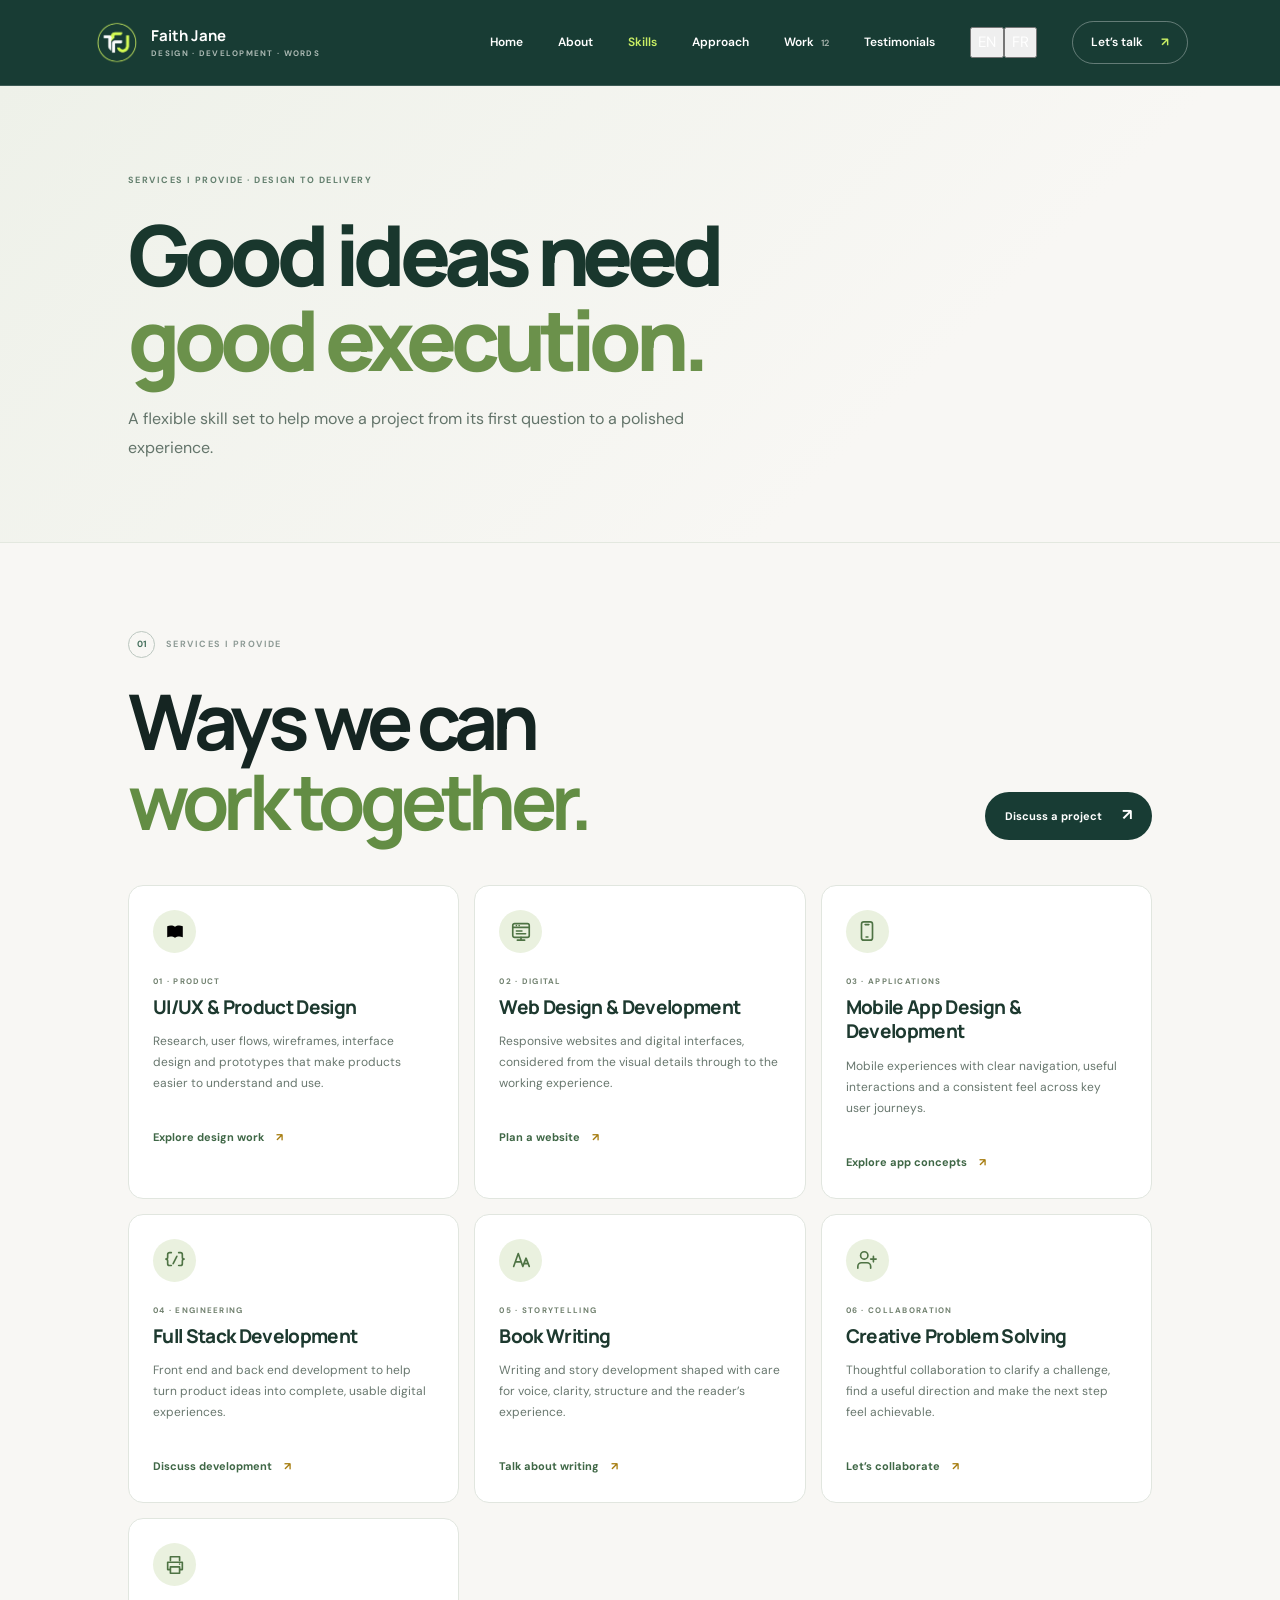
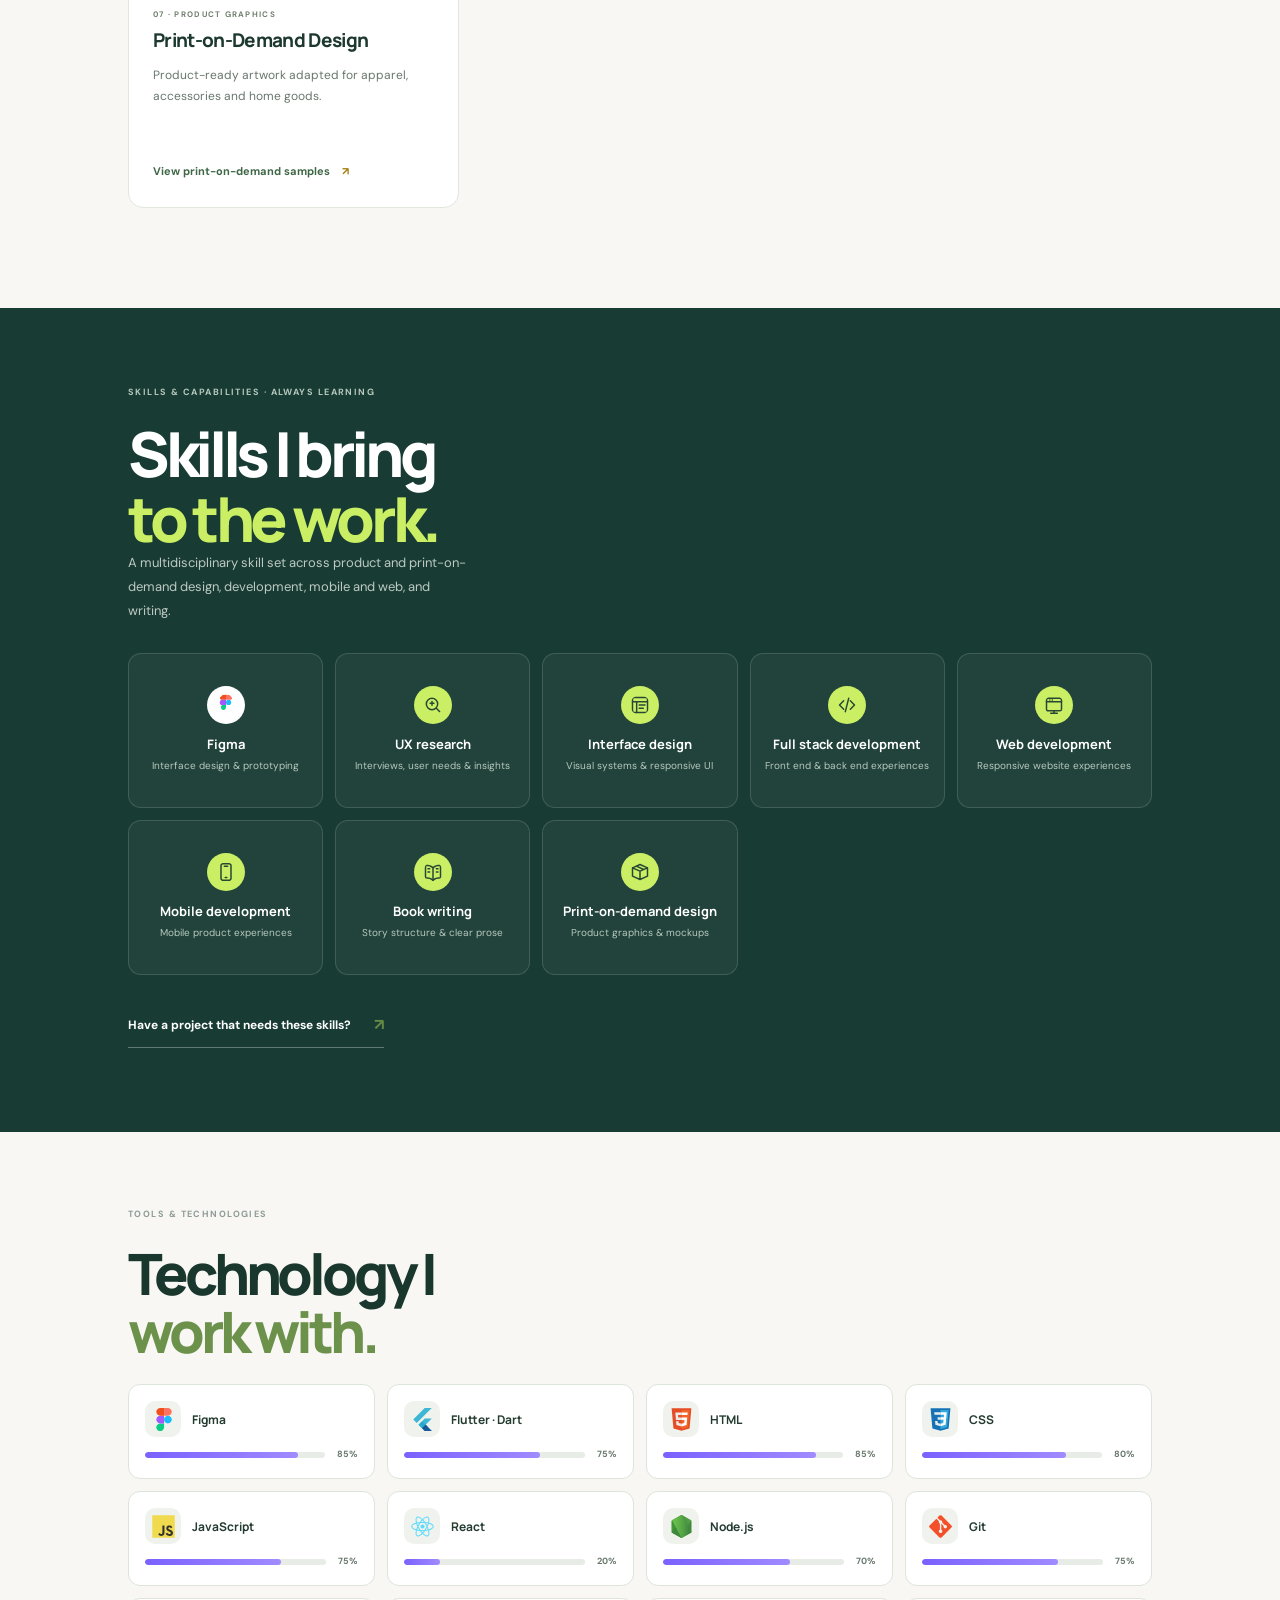
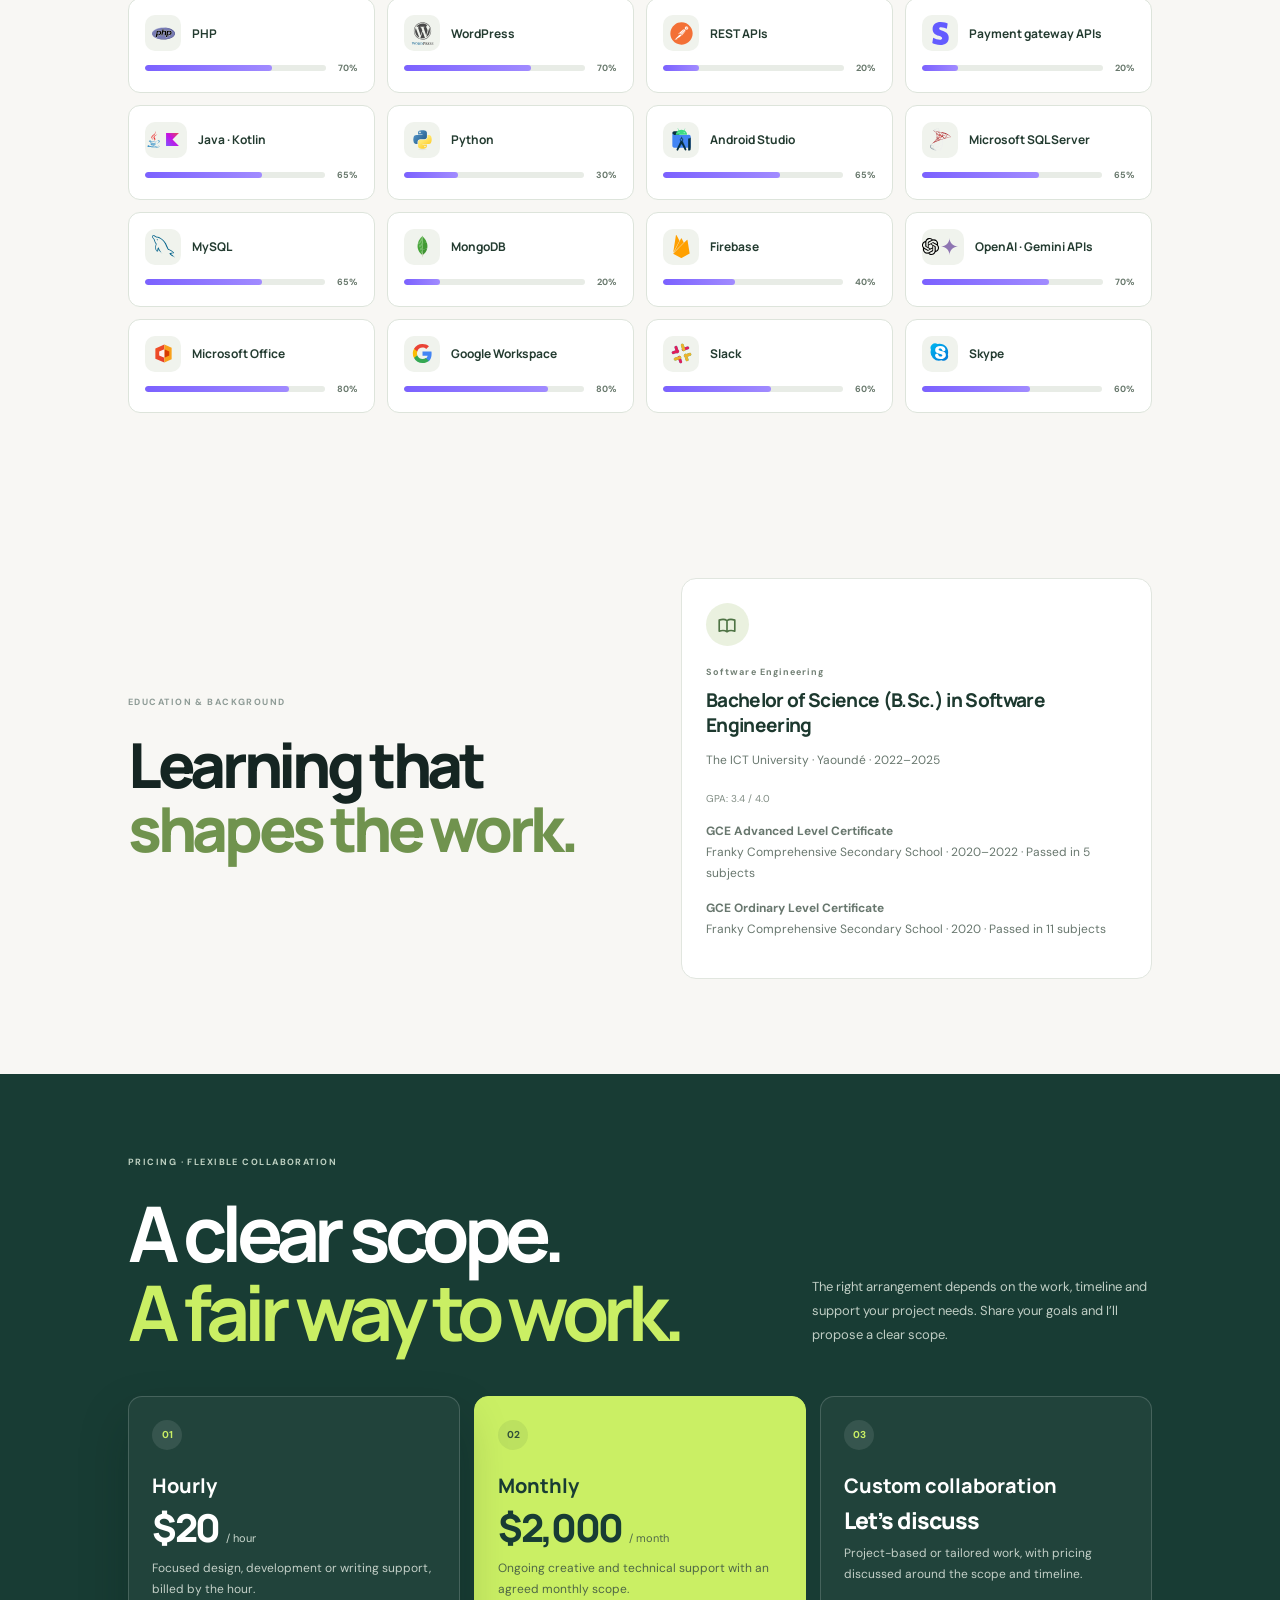
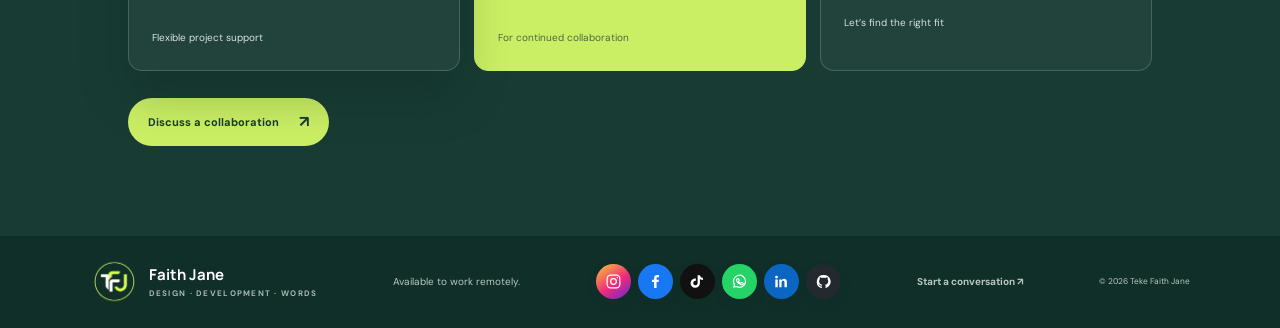
<file: skills.html>
<!doctype html><html lang="en"><head><meta charset="utf-8"><meta name="viewport" content="width=device-width, initial-scale=1"><meta name="theme-color" content="#183c34"><meta name="description" content="Product and print-on-demand design, development and writing services by Teke Faith Jane."><title>Skills & Services — Teke Faith Jane</title><link rel="preconnect" href="https://fonts.googleapis.com"><link rel="preconnect" href="https://fonts.gstatic.com" crossorigin><link href="https://fonts.googleapis.com/css2?family=DM+Sans:wght@400;500;600;700&family=Manrope:wght@400;500;600;700;800&display=swap" rel="stylesheet"><link rel="stylesheet" href="style.css?v=pricing-contact-routing-15"><script>try{document.documentElement.lang=localStorage.getItem("portfolio-language")==="fr"?"fr":"en-GB"}catch(e){document.documentElement.lang="en-GB"}</script></head><body><header class="site-header"><a class="brand" href="index.html"><img class="brand-mark" src="assets/faith-jane-logo.png" alt="Faith Jane logo"><span class="brand-name">Faith Jane<small>DESIGN · DEVELOPMENT · WORDS</small></span></a><button class="menu-toggle" aria-label="Open navigation" aria-expanded="false" aria-controls="site-nav"><span></span><span></span></button><nav class="site-nav" id="site-nav"><a href="index.html">Home</a><a href="about.html">About</a><a href="skills.html" aria-current="page">Skills</a><a href="approach.html">Approach</a><a href="work.html">Work <span>12</span></a><a href="testimonials.html">Testimonials</a><div class="site-tools"><div class="language-control" role="group" aria-label="Language"><button class="language-option" type="button" data-language="en-GB" aria-pressed="true">EN</button><button class="language-option" type="button" data-language="fr" aria-pressed="false">FR</button></div></div><a class="nav-cta" href="contact.html">Let’s talk <b>↗</b></a></nav></header><main><section class="page-hero"><p class="eyebrow">SERVICES I PROVIDE · DESIGN TO DELIVERY</p><h1>Good ideas need<br><em>good execution.</em></h1><p>A flexible skill set to help move a project from its first question to a polished experience.</p></section><section class="services section-wrap"><div class="section-heading"><div><p class="eyebrow"><span class="section-number">01</span> SERVICES I PROVIDE</p><h2>Ways we can<br><em>work together.</em></h2></div><a class="button button-dark" href="contact.html">Discuss a project <span>↗</span></a></div><div class="service-grid"><article><span class="service-icon"><svg viewBox="0 0 24 24" aria-hidden="true"><path d="M12 7.25c-2.1-1.55-5.7-1.55-8.5-.55v12c3-.95 6.3-.9 8.5.65m0-12.1c2.1-1.55 5.7-1.55 8.5-.55v12c-3-.95-6.3-.9-8.5.65m0-12.1v12.1"/></svg></span><p class="eyebrow">01 · PRODUCT</p><h3>UI/UX &amp; Product Design</h3><p>Research, user flows, wireframes, interface design and prototypes that make products easier to understand and use.</p><a href="work.html">Explore design work <b>↗</b></a></article><article><span class="service-icon"><svg viewBox="0 0 24 24" aria-hidden="true"><rect x="3" y="4" width="18" height="15" rx="2"/><path d="M3 8h18M8 22h8M12 19v3M7 6h.01M10 6h.01M7 12h6M7 15h10"/></svg></span><p class="eyebrow">02 · DIGITAL</p><h3>Web Design &amp; Development</h3><p>Responsive websites and digital interfaces, considered from the visual details through to the working experience.</p><a href="contact.html">Plan a website <b>↗</b></a></article><article><span class="service-icon"><svg viewBox="0 0 24 24" aria-hidden="true"><rect x="6" y="2" width="12" height="20" rx="2.5"/><path d="M10 5h4M11 18.5h2"/></svg></span><p class="eyebrow">03 · APPLICATIONS</p><h3>Mobile App Design &amp; Development</h3><p>Mobile experiences with clear navigation, useful interactions and a consistent feel across key user journeys.</p><a href="work.html">Explore app concepts <b>↗</b></a></article><article><span class="service-icon"><svg viewBox="0 0 24 24" aria-hidden="true"><path d="M8 4H6a2 2 0 0 0-2 2v3a2 2 0 0 1-2 2 2 2 0 0 1 2 2v3a2 2 0 0 0 2 2h2M16 4h2a2 2 0 0 1 2 2v3a2 2 0 0 0 2 2 2 2 0 0 0-2 2v3a2 2 0 0 1-2 2h-2M14 8l-4 8"/></svg></span><p class="eyebrow">04 · ENGINEERING</p><h3>Full Stack Development</h3><p>Front end and back end development to help turn product ideas into complete, usable digital experiences.</p><a href="contact.html">Discuss development <b>↗</b></a></article><article><span class="service-icon"><svg viewBox="0 0 24 24" aria-hidden="true"><path d="M4 19 9 5l5 14M6 14h6M14 19l3.5-9 3.5 9M15.5 16h4"/></svg></span><p class="eyebrow">05 · STORYTELLING</p><h3>Book Writing</h3><p>Writing and story development shaped with care for voice, clarity, structure and the reader’s experience.</p><a href="contact.html">Talk about writing <b>↗</b></a></article><article><span class="service-icon"><svg viewBox="0 0 24 24" aria-hidden="true"><path d="M16 21v-2a4 4 0 0 0-4-4H6a4 4 0 0 0-4 4v2M9 11a4 4 0 1 0 0-8 4 4 0 0 0 0 8ZM19 8v6M16 11h6"/></svg></span><p class="eyebrow">06 · COLLABORATION</p><h3>Creative Problem Solving</h3><p>Thoughtful collaboration to clarify a challenge, find a useful direction and make the next step feel achievable.</p><a href="contact.html">Let’s collaborate <b>↗</b></a></article><article><span class="service-icon" aria-hidden="true"><svg viewBox="0 0 24 24"><path d="M7 7V3h10v4M6 17H4V9h16v8h-2M7 14h10v7H7zM17 11h.01"/></svg></span><p class="eyebrow">07 · PRODUCT GRAPHICS</p><h3>Print-on-Demand Design</h3><p>Product-ready artwork adapted for apparel, accessories and home goods.</p><a href="pod.html">View print-on-demand samples <b>↗</b></a></article></div></section><section class="toolkit"><div class="section-wrap"><p class="eyebrow">SKILLS &amp; CAPABILITIES · ALWAYS LEARNING</p><h2>Skills I bring<br><em>to the work.</em></h2><p class="heading-note">A multidisciplinary skill set across product and print-on-demand design, development, mobile and web, and writing.</p><div class="tool-grid"><div><svg class="figma-mark" viewBox="0 0 20 30" aria-hidden="true"><path fill="#f24e1e" d="M5 1h5v7H5a3.5 3.5 0 0 1 0-7Z"/><path fill="#ff7262" d="M10 1h5a3.5 3.5 0 0 1 0 7h-5Z"/><path fill="#a259ff" d="M5 8h5v7H5a3.5 3.5 0 0 1 0-7Z"/><circle cx="13.5" cy="11.5" r="3.5" fill="#1abcfe"/><path fill="#0acf83" d="M5 15h5v3.5a3.5 3.5 0 1 1-5-3.5Z"/></svg><b>Figma</b><small>Interface design &amp; prototyping</small></div><div><svg viewBox="0 0 24 24" aria-hidden="true"><circle cx="10.8" cy="10.8" r="6.8"/><path d="m16 16 5 5M8.5 10h4.6M10.8 7.7v4.6"/></svg><b>UX research</b><small>Interviews, user needs &amp; insights</small></div><div><svg viewBox="0 0 24 24" aria-hidden="true"><rect x="3" y="3" width="18" height="18" rx="2"/><path d="M3 8h18M8 8v13M11 12h7M11 16h5"/></svg><b>Interface design</b><small>Visual systems &amp; responsive UI</small></div><div><svg viewBox="0 0 24 24" aria-hidden="true"><path d="m8 7-5 5 5 5M16 7l5 5-5 5M14 4l-4 16"/></svg><b>Full stack development</b><small>Front end &amp; back end experiences</small></div><div><svg viewBox="0 0 24 24" aria-hidden="true"><rect x="3" y="4" width="18" height="15" rx="2"/><path d="M3 8h18M8 22h8M12 19v3M7 6h.01M10 6h.01"/></svg><b>Web development</b><small>Responsive website experiences</small></div><div><svg viewBox="0 0 24 24" aria-hidden="true"><rect x="6" y="2" width="12" height="20" rx="2.5"/><path d="M10 5h4M11 18.5h2"/></svg><b>Mobile development</b><small>Mobile product experiences</small></div><div><svg viewBox="0 0 24 24" aria-hidden="true"><path d="M12 7c-2-2-5-3-9-3v15c4 0 7 1 9 3 2-2 5-3 9-3V4c-4 0-7 1-9 3Z"/><path d="M12 7v15M6 8h2M16 8h2M6 12h2M16 12h2"/></svg><b>Book writing</b><small>Story structure &amp; clear prose</small></div><div><svg viewBox="0 0 24 24" aria-hidden="true"><path d="m3 7 9-4 9 4-9 4-9-4zM3 7v10l9 4 9-4V7M12 11v10M7.5 5l9 4"/></svg><b>Print-on-demand design</b><small>Product graphics &amp; mockups</small></div></div><a class="inline-link" href="contact.html">Have a project that needs these skills? <span>↗</span></a></div></section><section class="technology-track section-wrap skills-technology" id="technology"><div class="technology-heading"><div><p class="eyebrow">TOOLS &amp; TECHNOLOGIES</p><h2>Technology I<br><em>work with.</em></h2></div></div><div class="technology-grid"><article class="technology-card"><div class="technology-card-top"><span class="tech-logo" aria-hidden="true"><img src="assets/icons/figma.svg" alt="" loading="lazy"></span><b>Figma</b></div><div class="technology-meter" role="progressbar" aria-label="Figma" aria-valuemin="0" aria-valuemax="100" aria-valuenow="85"><span style="--level:85%"></span></div><small>85%</small></article><article class="technology-card"><div class="technology-card-top"><span class="tech-logo" aria-hidden="true"><img src="assets/icons/flutter.svg" alt="" loading="lazy"></span><b>Flutter · Dart</b></div><div class="technology-meter" role="progressbar" aria-label="Flutter and Dart" aria-valuemin="0" aria-valuemax="100" aria-valuenow="75"><span style="--level:75%"></span></div><small>75%</small></article><article class="technology-card"><div class="technology-card-top"><span class="tech-logo" aria-hidden="true"><img src="assets/icons/html5.svg" alt="" loading="lazy"></span><b>HTML</b></div><div class="technology-meter" role="progressbar" aria-label="HTML" aria-valuemin="0" aria-valuemax="100" aria-valuenow="85"><span style="--level:85%"></span></div><small>85%</small></article><article class="technology-card"><div class="technology-card-top"><span class="tech-logo" aria-hidden="true"><img src="assets/icons/css3.svg" alt="" loading="lazy"></span><b>CSS</b></div><div class="technology-meter" role="progressbar" aria-label="CSS" aria-valuemin="0" aria-valuemax="100" aria-valuenow="80"><span style="--level:80%"></span></div><small>80%</small></article><article class="technology-card"><div class="technology-card-top"><span class="tech-logo" aria-hidden="true"><img src="assets/icons/javascript.svg" alt="" loading="lazy"></span><b>JavaScript</b></div><div class="technology-meter" role="progressbar" aria-label="JavaScript" aria-valuemin="0" aria-valuemax="100" aria-valuenow="75"><span style="--level:75%"></span></div><small>75%</small></article><article class="technology-card"><div class="technology-card-top"><span class="tech-logo" aria-hidden="true"><img src="assets/icons/react.svg" alt="" loading="lazy"></span><b>React</b></div><div class="technology-meter" role="progressbar" aria-label="React" aria-valuemin="0" aria-valuemax="100" aria-valuenow="20"><span style="--level:20%"></span></div><small>20%</small></article><article class="technology-card"><div class="technology-card-top"><span class="tech-logo" aria-hidden="true"><img src="assets/icons/nodejs.svg" alt="" loading="lazy"></span><b>Node.js</b></div><div class="technology-meter" role="progressbar" aria-label="Node.js" aria-valuemin="0" aria-valuemax="100" aria-valuenow="70"><span style="--level:70%"></span></div><small>70%</small></article><article class="technology-card"><div class="technology-card-top"><span class="tech-logo" aria-hidden="true"><img src="assets/icons/git.svg" alt="" loading="lazy"></span><b>Git</b></div><div class="technology-meter" role="progressbar" aria-label="Git" aria-valuemin="0" aria-valuemax="100" aria-valuenow="75"><span style="--level:75%"></span></div><small>75%</small></article><article class="technology-card"><div class="technology-card-top"><span class="tech-logo" aria-hidden="true"><img src="assets/icons/php.svg" alt="" loading="lazy"></span><b>PHP</b></div><div class="technology-meter" role="progressbar" aria-label="PHP" aria-valuemin="0" aria-valuemax="100" aria-valuenow="70"><span style="--level:70%"></span></div><small>70%</small></article><article class="technology-card"><div class="technology-card-top"><span class="tech-logo" aria-hidden="true"><img src="assets/icons/wordpress.svg" alt="" loading="lazy"></span><b>WordPress</b></div><div class="technology-meter" role="progressbar" aria-label="WordPress" aria-valuemin="0" aria-valuemax="100" aria-valuenow="70"><span style="--level:70%"></span></div><small>70%</small></article><article class="technology-card"><div class="technology-card-top"><span class="tech-logo" aria-hidden="true"><img src="assets/icons/postman.svg" alt="" loading="lazy"></span><b>REST APIs</b></div><div class="technology-meter" role="progressbar" aria-label="REST APIs" aria-valuemin="0" aria-valuemax="100" aria-valuenow="20"><span style="--level:20%"></span></div><small>20%</small></article><article class="technology-card"><div class="technology-card-top"><span class="tech-logo" aria-hidden="true"><img src="assets/icons/stripe.svg" alt="" loading="lazy"></span><b>Payment gateway APIs</b></div><div class="technology-meter" role="progressbar" aria-label="Payment gateway APIs" aria-valuemin="0" aria-valuemax="100" aria-valuenow="20"><span style="--level:20%"></span></div><small>20%</small></article><article class="technology-card"><div class="technology-card-top"><span class="tech-logo icon-pair" aria-hidden="true"><img src="assets/icons/java.svg" alt="" loading="lazy"><img src="assets/icons/kotlin.svg" alt="" loading="lazy"></span><b>Java · Kotlin</b></div><div class="technology-meter" role="progressbar" aria-label="Java and Kotlin" aria-valuemin="0" aria-valuemax="100" aria-valuenow="65"><span style="--level:65%"></span></div><small>65%</small></article><article class="technology-card"><div class="technology-card-top"><span class="tech-logo" aria-hidden="true"><img src="assets/icons/python.svg" alt="" loading="lazy"></span><b>Python</b></div><div class="technology-meter" role="progressbar" aria-label="Python" aria-valuemin="0" aria-valuemax="100" aria-valuenow="30"><span style="--level:30%"></span></div><small>30%</small></article><article class="technology-card"><div class="technology-card-top"><span class="tech-logo" aria-hidden="true"><img src="assets/icons/androidstudio.svg" alt="" loading="lazy"></span><b>Android Studio</b></div><div class="technology-meter" role="progressbar" aria-label="Android Studio" aria-valuemin="0" aria-valuemax="100" aria-valuenow="65"><span style="--level:65%"></span></div><small>65%</small></article><article class="technology-card"><div class="technology-card-top"><span class="tech-logo" aria-hidden="true"><img src="assets/icons/microsoftsqlserver.svg" alt="" loading="lazy"></span><b>Microsoft SQL Server</b></div><div class="technology-meter" role="progressbar" aria-label="Microsoft SQL Server" aria-valuemin="0" aria-valuemax="100" aria-valuenow="65"><span style="--level:65%"></span></div><small>65%</small></article><article class="technology-card"><div class="technology-card-top"><span class="tech-logo" aria-hidden="true"><img src="assets/icons/mysql.svg" alt="" loading="lazy"></span><b>MySQL</b></div><div class="technology-meter" role="progressbar" aria-label="MySQL" aria-valuemin="0" aria-valuemax="100" aria-valuenow="65"><span style="--level:65%"></span></div><small>65%</small></article><article class="technology-card"><div class="technology-card-top"><span class="tech-logo" aria-hidden="true"><img src="assets/icons/mongodb.svg" alt="" loading="lazy"></span><b>MongoDB</b></div><div class="technology-meter" role="progressbar" aria-label="MongoDB" aria-valuemin="0" aria-valuemax="100" aria-valuenow="20"><span style="--level:20%"></span></div><small>20%</small></article><article class="technology-card"><div class="technology-card-top"><span class="tech-logo" aria-hidden="true"><img src="assets/icons/firebase.svg" alt="" loading="lazy"></span><b>Firebase</b></div><div class="technology-meter" role="progressbar" aria-label="Firebase" aria-valuemin="0" aria-valuemax="100" aria-valuenow="40"><span style="--level:40%"></span></div><small>40%</small></article><article class="technology-card"><div class="technology-card-top"><span class="tech-logo icon-pair" aria-hidden="true"><img src="assets/icons/openai.svg" alt="" loading="lazy"><img src="assets/icons/googlegemini.svg" alt="" loading="lazy"></span><b>OpenAI · Gemini APIs</b></div><div class="technology-meter" role="progressbar" aria-label="OpenAI and Gemini APIs" aria-valuemin="0" aria-valuemax="100" aria-valuenow="70"><span style="--level:70%"></span></div><small>70%</small></article></div></section><section class="education section-wrap"><div><p class="eyebrow">EDUCATION &amp; BACKGROUND</p><h2>Learning that<br><em>shapes the work.</em></h2></div><article class="education-card"><span class="service-icon"><svg viewBox="0 0 24 24" aria-hidden="true"><path d="M12 7.25c-2.1-1.55-5.7-1.55-8.5-.55v12c3-.95 6.3-.9 8.5.65m0-12.1c2.1-1.55 5.7-1.55 8.5-.55v12c-3-.95-6.3-.9-8.5.65m0-12.1v12.1"/></svg></span><small>Software Engineering</small><h3>Bachelor of Science (B.Sc.) in Software Engineering</h3><p>The ICT University · Yaoundé · 2022–2025</p><span class="education-note">GPA: 3.4 / 4.0</span><p><strong>GCE Advanced Level Certificate</strong><br>Franky Comprehensive Secondary School · 2020–2022 · Passed in 5 subjects</p><p><strong>GCE Ordinary Level Certificate</strong><br>Franky Comprehensive Secondary School · 2020 · Passed in 11 subjects</p></article></section>
<section class="pricing" id="pricing"><div class="section-wrap"><div class="section-heading"><div><p class="eyebrow">PRICING · FLEXIBLE COLLABORATION</p><h2>A clear scope.<br><em>A fair way to work.</em></h2></div><p class="heading-note">The right arrangement depends on the work, timeline and support your project needs. Share your goals and I’ll propose a clear scope.</p></div><div class="pricing-grid"><article><span class="price-kind">01</span><h3>Hourly</h3><div class="price-amount"><b>$20</b><span>/ hour</span></div><p>Focused design, development or writing support, billed by the hour.</p><small>Flexible project support</small></article><article class="pricing-featured"><span class="price-kind">02</span><h3>Monthly</h3><div class="price-amount"><b>$2,000</b><span>/ month</span></div><p>Ongoing creative and technical support with an agreed monthly scope.</p><small>For continued collaboration</small></article><article><span class="price-kind">03</span><h3>Custom collaboration</h3><div class="price-amount price-discuss"><b>Let’s discuss</b></div><p>Project-based or tailored work, with pricing discussed around the scope and timeline.</p><small>Let’s find the right fit</small></article></div><a class="button button-lime" href="contact.html#contact-form">Discuss a collaboration <span>↗</span></a></div></section></main><footer class="site-footer"><a class="brand" href="index.html"><img class="brand-mark" src="assets/faith-jane-logo.png" alt="Faith Jane logo"><span class="brand-name">Faith Jane<small>DESIGN · DEVELOPMENT · WORDS</small></span></a><span>Avaliable to work remotely.</span><div class="footer-social" aria-label="Social media profiles"><a class="social-icon icon-instagram" href="https://www.instagram.com/jenny_techy/" target="_blank" rel="noopener noreferrer" aria-label="Instagram — Jenny Techy" title="Instagram"><svg viewBox="0 0 24 24" aria-hidden="true"><rect x="3" y="3" width="18" height="18" rx="5"/><circle cx="12" cy="12" r="4"/><circle class="social-dot" cx="17.5" cy="6.5" r="1"/></svg></a><a class="social-icon icon-facebook" href="https://www.facebook.com/profile.php?id=100085909933115&amp;sk" target="_blank" rel="noopener noreferrer" aria-label="Facebook — Jenny Techy" title="Facebook"><svg viewBox="0 0 24 24" aria-hidden="true"><path d="M13.5 21v-8.2h2.8l.4-3.2h-3.2V7.5c0-.9.3-1.6 1.6-1.6H17V3.1c-.4-.1-1.4-.2-2.6-.2-2.6 0-4.4 1.6-4.4 4.5v2.2H7v3.2h3V21z"/></svg></a><a class="social-icon icon-tiktok" href="https://www.tiktok.com/@jennytechy237" target="_blank" rel="noopener noreferrer" aria-label="TikTok — Jenny Techy" title="TikTok"><svg viewBox="0 0 24 24" aria-hidden="true"><path d="M15.4 3h-3.2v11.1a3.1 3.1 0 1 1-2.5-3.05V7.8a6.6 6.6 0 1 0 5.7 6.5V8.6a8.1 8.1 0 0 0 4.3 1.3V6.7c-2.3 0-4.1-1.6-4.3-3.7Z"/></svg></a><a class="social-icon icon-whatsapp" href="https://wa.me/237674329913" target="_blank" rel="noopener noreferrer" aria-label="WhatsApp Faith" title="WhatsApp"><svg viewBox="0 0 24 24" aria-hidden="true"><path d="M20.5 11.7a8.5 8.5 0 0 1-12.6 7.4L4 20l.9-3.7a8.5 8.5 0 1 1 15.6-4.6Z"/><path d="M9 8.5c.2-.5.5-.5.8-.5h.5c.2 0 .4.1.5.4l.8 1.8c.1.2.1.4-.1.6l-.6.7c-.2.2-.2.4-.1.6.6 1 1.4 1.8 2.5 2.3.2.1.4.1.6-.1l.8-.9c.2-.2.4-.2.6-.1l1.7.8c.3.1.4.3.4.5 0 .3-.2 1.1-.7 1.5-.5.5-1.2.7-1.9.6-1-.1-2.4-.6-4-2-1.8-1.5-2.8-3.4-3-4.3-.2-.8.1-1.5.5-1.9Z"/></svg></a><a class="social-icon icon-linkedin" href="https://www.linkedin.com/" target="_blank" rel="noopener noreferrer" aria-label="LinkedIn — update to your profile" title="LinkedIn"><svg viewBox="0 0 24 24" aria-hidden="true"><path d="M5 3.8a2 2 0 1 0 0 4 2 2 0 0 0 0-4ZM3.3 9h3.4v11H3.3zm5.6 0h3.2v1.5h.1A3.5 3.5 0 0 1 15.4 8c3.5 0 4.2 2.3 4.2 5.3V20h-3.4v-5.9c0-1.4 0-3.1-1.9-3.1s-2.2 1.5-2.2 3V20H8.9z"/></svg></a><a class="social-icon icon-github" href="https://github.com/TekeJane/faith-jane-portfolio.git" target="_blank" rel="noopener noreferrer" aria-label="GitHub — Faith Jane portfolio" title="GitHub"><svg viewBox="0 0 24 24" aria-hidden="true"><path d="M12 2.8a9.5 9.5 0 0 0-3 18.5c.5.1.7-.2.7-.5v-1.8c-2.8.6-3.4-1.2-3.4-1.2-.4-1.1-1.1-1.4-1.1-1.4-.9-.6.1-.6.1-.6 1 .1 1.5 1 1.5 1 .9 1.5 2.3 1.1 2.9.8.1-.6.4-1.1.6-1.3-2.2-.3-4.5-1.1-4.5-4.8 0-1.1.4-2 1-2.7-.1-.3-.4-1.3.1-2.7 0 0 .8-.3 2.8 1a9.7 9.7 0 0 1 5.1 0c2-1.3 2.8-1 2.8-1 .5 1.4.2 2.4.1 2.7.6.7 1 1.6 1 2.7 0 3.7-2.3 4.5-4.5 4.8.4.3.7.9.7 1.8v2.7c0 .3.2.6.7.5A9.5 9.5 0 0 0 12 2.8z"/></svg></a></div><a href="contact.html">Start a conversation ↗</a><small>© <span id="year"></span> Teke Faith Jane</small></footer><script src="script.js?v=pricing-contact-routing-15"></script></body></html>
</file>
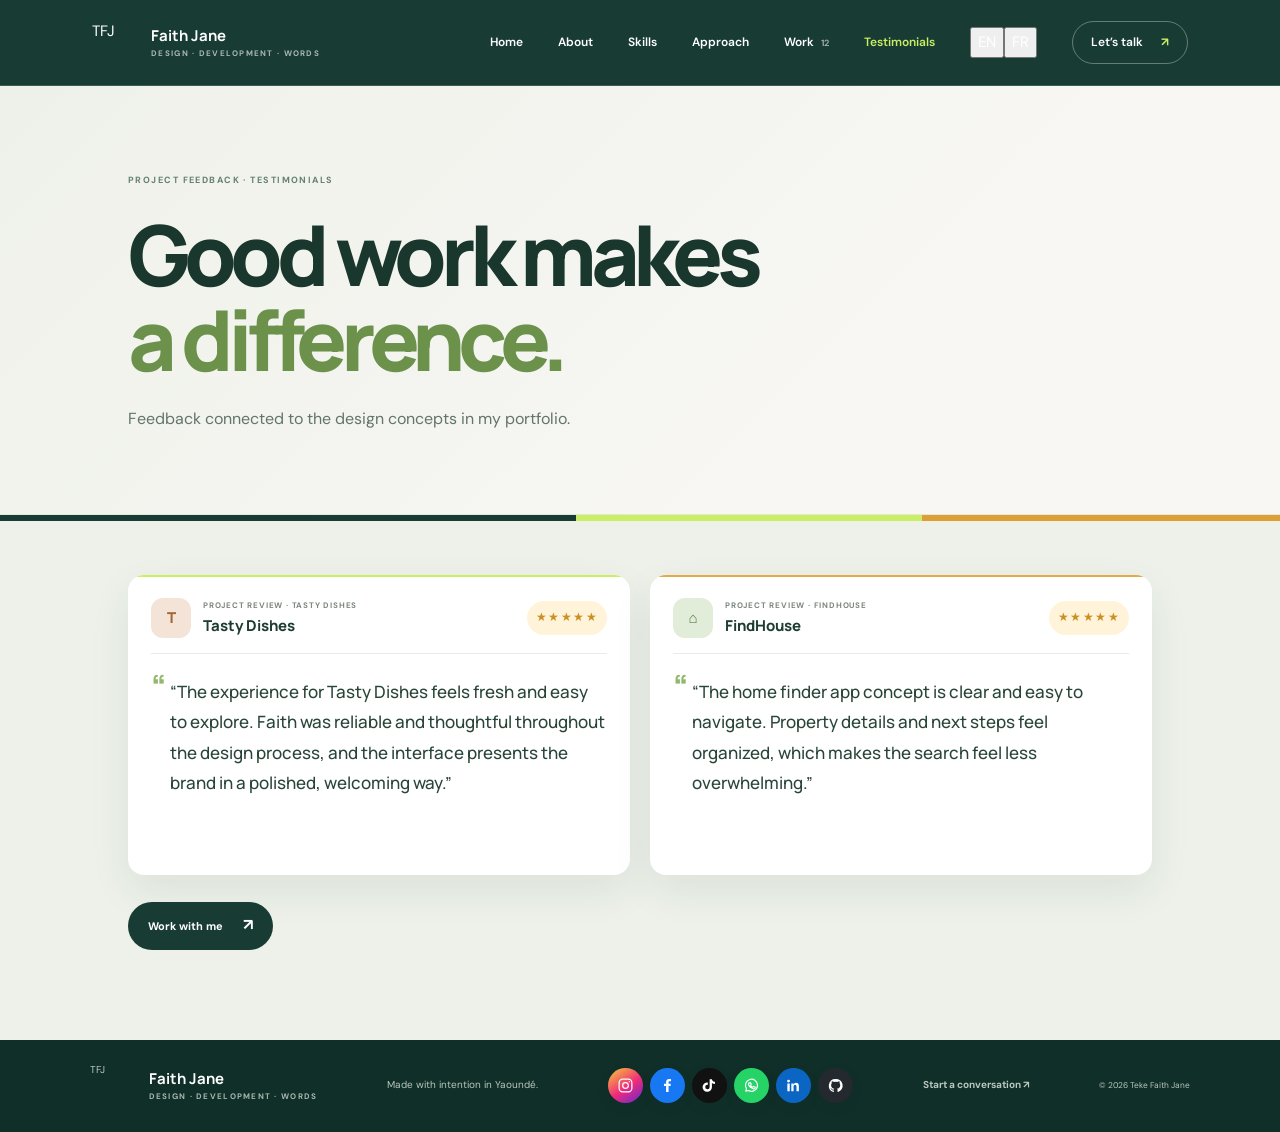
<file: testimonials.html>
<!doctype html><html lang="en"><head><meta charset="utf-8"><meta name="viewport" content="width=device-width, initial-scale=1"><meta name="theme-color" content="#183c34"><meta name="description" content="Testimonials for Teke Faith Jane's design portfolio."><title>Testimonials — Teke Faith Jane</title><link rel="preconnect" href="https://fonts.googleapis.com"><link rel="preconnect" href="https://fonts.gstatic.com" crossorigin><link href="https://fonts.googleapis.com/css2?family=DM+Sans:wght@400;500;600;700&family=Manrope:wght@400;500;600;700;800&display=swap" rel="stylesheet"><link rel="stylesheet" href="style.css?v=pod-marquee-motion-7"><script>try{document.documentElement.lang=localStorage.getItem("portfolio-language")==="fr"?"fr":"en-GB"}catch(e){document.documentElement.lang="en-GB"}</script></head><body><header class="site-header"><a class="brand" href="index.html"><span class="brand-mark">TFJ</span><span class="brand-name">Faith Jane<small>DESIGN · DEVELOPMENT · WORDS</small></span></a><button class="menu-toggle" aria-label="Open navigation" aria-expanded="false" aria-controls="site-nav"><span></span><span></span></button><nav class="site-nav" id="site-nav"><a href="index.html">Home</a><a href="about.html">About</a><a href="skills.html">Skills</a><a href="approach.html">Approach</a><a href="work.html">Work <span>12</span></a><a href="testimonials.html" aria-current="page">Testimonials</a><div class="site-tools"><div class="language-control" role="group" aria-label="Language"><button class="language-option" type="button" data-language="en-GB" aria-pressed="true">EN</button><button class="language-option" type="button" data-language="fr" aria-pressed="false">FR</button></div></div><a class="nav-cta" href="contact.html">Let’s talk <b>↗</b></a></nav></header><main><section class="page-hero"><p class="eyebrow">PROJECT FEEDBACK · TESTIMONIALS</p><h1>Good work makes<br><em>a difference.</em></h1><p>Feedback connected to the design concepts in my portfolio.</p></section><section class="testimonial-page section-wrap"><div class="testimonial-grid"><article class="testimonial-card" id="tasty-review"><div class="testimonial-top"><span class="testimonial-project-mark tasty-mark">T</span><div><small>PROJECT REVIEW · TASTY DISHES</small><b>Tasty Dishes</b></div><span class="review-stars" role="img" aria-label="Five star rating">★★★★★</span></div><blockquote>“The experience for Tasty Dishes feels fresh and easy to explore. Faith was reliable and thoughtful throughout the design process, and the interface presents the brand in a polished, welcoming way.”</blockquote></article><article class="testimonial-card" id="findhouse-review"><div class="testimonial-top"><span class="testimonial-project-mark house-mark">⌂</span><div><small>PROJECT REVIEW · FINDHOUSE</small><b>FindHouse</b></div><span class="review-stars" role="img" aria-label="Five star rating">★★★★★</span></div><blockquote>“The home finder app concept is clear and easy to navigate. Property details and next steps feel organized, which makes the search feel less overwhelming.”</blockquote></article></div><a class="button button-dark" href="contact.html">Work with me <span>↗</span></a></section></main><footer class="site-footer"><a class="brand" href="index.html"><span class="brand-mark">TFJ</span><span class="brand-name">Faith Jane<small>DESIGN · DEVELOPMENT · WORDS</small></span></a><span>Made with intention in Yaoundé.</span><div class="footer-social" aria-label="Social media profiles"><a class="social-icon icon-instagram" href="https://www.instagram.com/" target="_blank" rel="noopener noreferrer" aria-label="Instagram — update to your profile" title="Instagram"><svg viewBox="0 0 24 24" aria-hidden="true"><rect x="3" y="3" width="18" height="18" rx="5"/><circle cx="12" cy="12" r="4"/><circle class="social-dot" cx="17.5" cy="6.5" r="1"/></svg></a><a class="social-icon icon-facebook" href="https://www.facebook.com/" target="_blank" rel="noopener noreferrer" aria-label="Facebook — update to your profile" title="Facebook"><svg viewBox="0 0 24 24" aria-hidden="true"><path d="M13.5 21v-8.2h2.8l.4-3.2h-3.2V7.5c0-.9.3-1.6 1.6-1.6H17V3.1c-.4-.1-1.4-.2-2.6-.2-2.6 0-4.4 1.6-4.4 4.5v2.2H7v3.2h3V21z"/></svg></a><a class="social-icon icon-tiktok" href="https://www.tiktok.com/" target="_blank" rel="noopener noreferrer" aria-label="TikTok — update to your profile" title="TikTok"><svg viewBox="0 0 24 24" aria-hidden="true"><path d="M15.4 3h-3.2v11.1a3.1 3.1 0 1 1-2.5-3.05V7.8a6.6 6.6 0 1 0 5.7 6.5V8.6a8.1 8.1 0 0 0 4.3 1.3V6.7c-2.3 0-4.1-1.6-4.3-3.7Z"/></svg></a><a class="social-icon icon-whatsapp" href="https://wa.me/237674329913" target="_blank" rel="noopener noreferrer" aria-label="WhatsApp Faith" title="WhatsApp"><svg viewBox="0 0 24 24" aria-hidden="true"><path d="M20.5 11.7a8.5 8.5 0 0 1-12.6 7.4L4 20l.9-3.7a8.5 8.5 0 1 1 15.6-4.6Z"/><path d="M9 8.5c.2-.5.5-.5.8-.5h.5c.2 0 .4.1.5.4l.8 1.8c.1.2.1.4-.1.6l-.6.7c-.2.2-.2.4-.1.6.6 1 1.4 1.8 2.5 2.3.2.1.4.1.6-.1l.8-.9c.2-.2.4-.2.6-.1l1.7.8c.3.1.4.3.4.5 0 .3-.2 1.1-.7 1.5-.5.5-1.2.7-1.9.6-1-.1-2.4-.6-4-2-1.8-1.5-2.8-3.4-3-4.3-.2-.8.1-1.5.5-1.9Z"/></svg></a><a class="social-icon icon-linkedin" href="https://www.linkedin.com/" target="_blank" rel="noopener noreferrer" aria-label="LinkedIn — update to your profile" title="LinkedIn"><svg viewBox="0 0 24 24" aria-hidden="true"><path d="M5 3.8a2 2 0 1 0 0 4 2 2 0 0 0 0-4ZM3.3 9h3.4v11H3.3zm5.6 0h3.2v1.5h.1A3.5 3.5 0 0 1 15.4 8c3.5 0 4.2 2.3 4.2 5.3V20h-3.4v-5.9c0-1.4 0-3.1-1.9-3.1s-2.2 1.5-2.2 3V20H8.9z"/></svg></a><a class="social-icon icon-github" href="https://github.com/" target="_blank" rel="noopener noreferrer" aria-label="GitHub — update to your profile" title="GitHub"><svg viewBox="0 0 24 24" aria-hidden="true"><path d="M12 2.8a9.5 9.5 0 0 0-3 18.5c.5.1.7-.2.7-.5v-1.8c-2.8.6-3.4-1.2-3.4-1.2-.4-1.1-1.1-1.4-1.1-1.4-.9-.6.1-.6.1-.6 1 .1 1.5 1 1.5 1 .9 1.5 2.3 1.1 2.9.8.1-.6.4-1.1.6-1.3-2.2-.3-4.5-1.1-4.5-4.8 0-1.1.4-2 1-2.7-.1-.3-.4-1.3.1-2.7 0 0 .8-.3 2.8 1a9.7 9.7 0 0 1 5.1 0c2-1.3 2.8-1 2.8-1 .5 1.4.2 2.4.1 2.7.6.7 1 1.6 1 2.7 0 3.7-2.3 4.5-4.5 4.8.4.3.7.9.7 1.8v2.7c0 .3.2.6.7.5A9.5 9.5 0 0 0 12 2.8z"/></svg></a></div><a href="contact.html">Start a conversation ↗</a><small>© <span id="year"></span> Teke Faith Jane</small></footer><script src="script.js?v=pod-eight-unique-24"></script></body></html>
</file>
<file: style.css>
@import url('https://fonts.googleapis.com/css2?family=DM+Sans:wght@400;500;600;700&family=Manrope:wght@400;500;600;700;800&display=swap');
:root{--paper:#f8f7f4;--ink:#152522;--muted:#667570;--line:#d9dfd9;--accent:#caef64;--forest:#183c34;--display:'Manrope',sans-serif;--sans:'DM Sans',sans-serif;--serif:Georgia,serif;color-scheme:light;scroll-behavior:smooth}
*{box-sizing:border-box}body{margin:0;background:var(--paper);color:var(--ink);font:400 15px/1.65 var(--sans);-webkit-font-smoothing:antialiased}a{color:inherit;text-decoration:none}button,input,textarea{font:inherit}button{color:inherit}.site-header{position:absolute;z-index:10;top:0;left:0;width:100%;height:86px;display:flex;align-items:center;justify-content:space-between;padding:0 clamp(24px,7.2vw,112px);border-bottom:1px solid #ffffff29;color:#fff}.brand{display:flex;align-items:center;gap:11px}.brand-mark{width:48px;height:48px;display:block;flex:0 0 48px;object-fit:contain}.brand-name{font:700 15px/1.15 var(--display)}.brand-name small{display:block;margin-top:4px;color:#aab8b2;font:700 8px var(--sans);letter-spacing:.16em}.site-nav{display:flex;align-items:center;gap:35px}.site-nav>a{font-size:12px;font-weight:600;transition:color .2s}.site-nav>a:hover{color:var(--accent)}.site-nav>a span{margin-left:4px;color:#a9b5af;font-size:9px}.site-nav .nav-cta{padding:11px 18px;border:1px solid #ffffff54;border-radius:30px}.nav-cta b{margin-left:15px;color:var(--accent)}.menu-toggle{display:none}
.hero{position:relative;min-height:710px;display:grid;grid-template-columns:1.05fr .95fr;align-items:center;gap:5%;padding:135px clamp(24px,10vw,155px) 100px;overflow:hidden;background:var(--forest);color:#fff}.hero:before{content:'';position:absolute;inset:0;background:radial-gradient(ellipse at 82% 46%,#316354 0,transparent 43%),linear-gradient(125deg,transparent 58%,#102c25 58%);pointer-events:none}.hero-content,.hero-art{position:relative;z-index:1}.eyebrow{margin:0 0 23px;color:#8e9b96;font:700 9px/1.5 var(--sans);letter-spacing:.16em}.hero-eyebrow{color:#d2ddd7}.status-dot{display:inline-block;width:7px;height:7px;margin-right:7px;border-radius:50%;background:var(--accent);box-shadow:0 0 0 4px #caef6425}.hero-eyebrow i{margin:0 8px;color:#789088;font-style:normal}.hero h1{max-width:680px;margin:0;font:700 clamp(58px,7.2vw,102px)/.99 var(--display);letter-spacing:-.075em}.hero h1 em{color:var(--accent);font-style:normal}.hero-lede{max-width:520px;margin:26px 0 0;color:#c1ceca;font-size:16px;line-height:1.8}.hero-lede strong{color:white}.hero-actions{display:flex;flex-wrap:wrap;gap:12px;margin-top:31px}.button{min-height:48px;display:inline-flex;align-items:center;justify-content:center;gap:20px;padding:0 19px;border:1px solid transparent;border-radius:30px;font-size:11px;font-weight:700;transition:transform .25s,background .25s,color .25s,box-shadow .25s;cursor:pointer}.button:hover{transform:translateY(-3px);box-shadow:0 12px 28px #0003}.button span{font-size:16px}.button-lime{background:var(--accent);color:#183c34}.button-lime:hover{background:#daf791}.button-outline{border-color:#ffffff55;color:#fff}.button-outline:hover{background:#ffffff12}.hero-foot{display:flex;flex-wrap:wrap;gap:24px;margin-top:48px;color:#9db0a8;font-size:9px;font-weight:700;letter-spacing:.12em}.hero-art{min-height:480px;display:flex;align-items:center;justify-content:center}.hero-shape{position:absolute}.shape-a{width:min(34vw,390px);height:min(34vw,390px);right:2%;top:9%;border-radius:49% 51% 63% 37%/43% 43% 57% 57%;background:var(--accent);animation:shape-pulse 9s ease-in-out infinite}.shape-b{width:110px;height:110px;left:2%;bottom:5%;border:1px solid #ffffff6b;border-radius:50%;animation:orbit 22s linear infinite}.portrait-card{position:relative;z-index:1;width:min(73%,340px);height:430px;overflow:hidden;border:7px solid #ffffff1b;border-radius:170px 170px 14px 14px;background:#285247;box-shadow:0 28px 80px #071a15a3;animation:hero-enter .9s .08s both cubic-bezier(.2,.75,.25,1)}.portrait-card img{display:block;width:100%;height:100%;object-fit:cover;object-position:center 30%}.portrait-card.empty{display:grid;place-items:center;background:linear-gradient(145deg,#dff28b,#b1d97e 45%,#477865)}.portrait-card.empty .slot-label{display:grid;color:#1a3e33;font:700 14px var(--display)}.portrait-card.empty .slot-label small{color:#416653}.portrait-card.empty img{display:none}.hero-note{position:absolute;z-index:2;display:flex;align-items:center;gap:10px;padding:12px 15px;border:1px solid #ffffff45;border-radius:12px;background:#f8f7f1;color:var(--ink);box-shadow:0 14px 35px #071a1555;font-size:11px;line-height:1.5}.note-degree{top:69px;left:0;transform:rotate(-4deg)}.note-human{right:-3%;bottom:48px;transform:rotate(3deg)}.note-icon{width:29px;height:29px;display:grid;place-items:center;border-radius:50%;background:#e6f2c8;color:#466126;font-size:18px}.note-human .note-icon{background:#e6f2c8}.hero-note b{font-weight:700}.scroll-cue{position:absolute;bottom:26px;left:clamp(25px,10vw,155px);display:flex;align-items:center;gap:10px;color:#a9bab3;font-size:8px;letter-spacing:.15em;font-weight:700}.scroll-cue span{width:25px;height:1px;background:var(--accent)}
.expertise-strip{overflow:hidden;padding:16px 0;background:var(--accent);color:#203c31}.expertise-track{display:flex;align-items:center;gap:28px;width:max-content;min-width:max-content;margin:auto;font-size:9px;font-weight:800;letter-spacing:.15em;animation:marquee 32s linear infinite}.expertise-track i{color:#698442;font-size:17px;font-style:normal}.section-wrap{padding-right:clamp(24px,10vw,155px);padding-left:clamp(24px,10vw,155px)}.work{padding-top:112px;padding-bottom:126px;background:var(--paper)}.section-heading{display:flex;align-items:end;justify-content:space-between;gap:35px;margin-bottom:45px}.section-heading .eyebrow,.about .eyebrow{display:flex;align-items:center;gap:11px}.section-number{width:27px;height:27px;display:inline-grid;place-items:center;border:1px solid #bcc7c0;border-radius:50%;color:#47715e;font-size:9px;letter-spacing:0}.heading-year{margin-left:6px;color:#969f99;font-size:9px}.section-heading h2,.about-heading h2{margin:0;font:700 clamp(46px,6vw,78px)/1.03 var(--display);letter-spacing:-.075em}.section-heading h2 em,.about-heading h2 em{color:#638d44;font-style:normal}.heading-note{max-width:340px;margin:0 0 4px;color:var(--muted);font-size:13px;line-height:1.85}.project-grid{display:grid;grid-template-columns:repeat(2,minmax(0,1fr));gap:38px 25px}.project-card{display:block;width:100%;padding:0;border:0;background:transparent;text-align:left;cursor:pointer;animation:card-in .7s both;animation-delay:calc(var(--card-index,0)*90ms)}.project-card:nth-child(2){--card-index:1}.project-card:nth-child(3){--card-index:2}.project-card:nth-child(4){--card-index:3}.project-card:nth-child(5){--card-index:4}.project-card:nth-child(6){--card-index:5}.card-art{position:relative;display:flex;width:100%;height:365px;align-items:center;justify-content:center;gap:clamp(15px,2.5vw,32px);padding:23px;overflow:hidden;border:1px solid #1728220b;border-radius:20px;background:#e5e9da;transition:transform .4s,box-shadow .4s}.card-art:after{content:'';position:absolute;width:250px;height:250px;right:-85px;top:-110px;border:1px solid #183c3422;border-radius:50%;box-shadow:0 0 0 24px #183c3405,0 0 0 49px #183c3405;pointer-events:none}.project-card:hover .card-art{transform:translateY(-5px);box-shadow:0 25px 50px #173c3018}.lavender .card-art{background:#e1e3f2}.peach .card-art{background:#f2e2d9}.orange .card-art{background:#f4e4cc}.blue .card-art{background:#dce9e8}.pink .card-art{background:#f0e2e6}.green .card-art{background:#e3ead7}.cover-slot{position:relative;z-index:1;display:block;flex:0 0 auto;width:fit-content;max-width:44%;height:auto;margin:0;overflow:visible;background:transparent}.cover-slot img{position:static;display:block;width:auto;height:auto;max-width:100%;max-height:310px;margin:0;object-fit:contain;filter:drop-shadow(0 15px 14px #17282222);transition:transform .5s}.project-card:hover .cover-slot img{transform:translateY(-4px) rotate(-1deg)}.cover-slot.empty{width:44%;height:310px;flex:0 0 44%;overflow:hidden;border-radius:13px;background:#d6dbcc}.image-slot.empty img{display:none}.slot-label{display:none;position:absolute;inset:0;place-content:center;padding:14px;text-align:center;color:#62716a;font-size:12px;line-height:1.6}.slot-label small{font-size:9px;overflow-wrap:anywhere;color:#89938d}.image-slot.empty .slot-label{display:grid}.card-story{position:relative;z-index:1;display:flex;flex:1;min-width:0;flex-direction:column;align-items:flex-start;justify-content:center;gap:14px;text-align:left}.card-story>small{color:#687a71;font:700 9px/1.4 var(--sans);letter-spacing:.14em}.card-story>b{max-width:15ch;color:#19352c;font:800 clamp(20px,2vw,27px)/1.16 var(--display);letter-spacing:-.055em}.card-highlights{display:grid;gap:7px}.card-highlights i{color:#52665c;font:500 11px/1.5 var(--sans);font-style:normal}.card-highlights i:before{content:"";display:inline-block;width:5px;height:5px;margin-right:8px;border-top:1px solid #668c43;border-right:1px solid #668c43;transform:rotate(45deg);vertical-align:2px}.card-story>em{margin-top:2px;padding:0 0 7px;border-bottom:1px solid #183c3466;color:#17382e;font:700 10px/1 var(--sans);font-style:normal}.card-story>em span{padding-left:12px;color:#628842}.card-info{display:grid;grid-template-columns:1fr auto;align-items:center;padding:14px 3px 0}.card-info small{display:block;margin-bottom:5px;color:#798780;font-size:9px;font-weight:700;letter-spacing:.12em}.card-info b{font:800 23px var(--display);letter-spacing:-.06em}.card-arrow{grid-column:2;grid-row:1/3;color:#4b7858;font-size:19px;transition:transform .2s}.project-card:hover .card-arrow{transform:translate(4px,-4px)}.card-info em{grid-column:1;padding-top:3px;color:#718078;font-size:12px;font-style:normal}
.about{position:relative;display:grid;grid-template-columns:.9fr 1.1fr;gap:10%;padding-top:112px;padding-bottom:120px;overflow:hidden;background:#e9eee8}.about:after{content:'F';position:absolute;right:-10px;bottom:-185px;color:#dfe7dc;font:800 470px/.8 var(--display);pointer-events:none}.about-heading,.about-copy{position:relative;z-index:1}.about-stamp{width:112px;height:112px;display:flex;align-items:center;justify-content:center;gap:8px;margin-top:34px;border-radius:50%;background:var(--accent);color:#24462f;font-size:9px;font-weight:800;line-height:1.4;letter-spacing:.08em;transform:rotate(-9deg)}.about-stamp b{font-size:22px}.about-copy{max-width:600px;padding-top:30px}.about-copy p{margin:0 0 17px;color:#5e7067;font-size:14px;line-height:1.9}.about-copy .about-lead{margin-bottom:21px;color:#213a30;font:600 20px/1.55 var(--display);letter-spacing:-.025em}.skill-list{display:flex;flex-wrap:wrap;gap:8px;margin-top:27px}.skill-list span{padding:8px 12px;border:1px solid #c5d0c6;border-radius:30px;background:#f7f8f4;color:#344a3e;font-size:10px;font-weight:700}.inline-link{display:inline-flex;align-items:center;gap:23px;margin-top:29px;padding-bottom:8px;border-bottom:1px solid #99a79d;color:#203c31;font-size:12px;font-weight:700}.inline-link span{color:#648a43;font-size:16px}
.approach{padding-top:110px;padding-bottom:125px;background:#183c34;color:#fff}.approach .section-heading .eyebrow{color:#b1c3ba}.approach .section-number{border-color:#ffffff50;color:var(--accent)}.approach .section-heading h2 em{color:var(--accent)}.approach .heading-note{color:#bdc9c3}.approach-grid{display:grid;grid-template-columns:repeat(4,minmax(0,1fr));border-top:1px solid #ffffff35;border-bottom:1px solid #ffffff35}.approach-grid article{position:relative;min-height:225px;padding:22px 20px 25px 0;border-right:1px solid #ffffff35}.approach-grid article+article{padding-left:20px}.approach-grid article:last-child{border-right:0}.approach-index{width:31px;height:31px;display:inline-grid;place-items:center;border-radius:50%;background:#ffffff16;color:var(--accent);font-size:10px;font-weight:700}.approach-symbol{float:right;color:var(--accent);font-size:22px}.approach-grid h3{margin:40px 0 9px;font:700 20px var(--display);letter-spacing:-.04em}.approach-grid p{max-width:220px;margin:0;color:#c0cdc6;font-size:12px;line-height:1.8}
.contact{padding:105px clamp(24px,10vw,155px);background:#d9ecb2;color:#19372d}.contact .eyebrow{color:#546d4f}.contact .section-number{border-color:#93ad77;color:#33563d}.contact-inner{display:grid;grid-template-columns:1fr .78fr;align-items:center;gap:10%}.contact h2{margin:0;font:800 clamp(53px,6.5vw,84px)/.98 var(--display);letter-spacing:-.08em}.contact h2 em{color:#6d9650;font-style:normal}.contact-copy>p:not(.eyebrow){max-width:430px;margin:23px 0;color:#526c57;font-size:14px;line-height:1.8}.contact-email{display:inline-block;margin-top:9px;padding-bottom:7px;border-bottom:1px solid #8da675;font:700 20px var(--display);letter-spacing:-.03em}.contact-email span{padding-left:17px}.contact-meta{display:flex;flex-direction:column;gap:8px;margin-top:26px;color:#566e58;font-size:11px}.contact-meta a{font-weight:700;color:#19372d}.contact-form{padding:28px 30px 24px;border:1px solid #19372d18;border-radius:17px;background:#fbfcf8;color:#19372d;box-shadow:0 22px 60px #3d61301e}.form-heading{display:flex;align-items:center;justify-content:space-between;margin:0 0 14px;font:800 20px var(--display);letter-spacing:-.04em}.form-heading span{color:#668e4b;font-size:22px}.contact-form label{display:block;margin:15px 0 6px;color:#586c60;font-size:10px;font-weight:700}.contact-form input,.contact-form textarea{display:block;width:100%;padding:10px 0;border:0;border-bottom:1px solid #d9e0d7;border-radius:0;outline:none;resize:vertical;background:transparent;color:#19372d;font-size:13px}.contact-form input:focus,.contact-form textarea:focus{border-color:#71934f}.contact-form textarea{min-height:78px}.contact-form .button{margin-top:18px}.form-note{margin:12px 0 0;color:#78847b;font-size:10px;line-height:1.6}.site-footer{display:flex;align-items:center;justify-content:space-between;gap:20px;padding:22px clamp(22px,7vw,110px);background:#102f28;color:#b8c8bf;font-size:10px}.site-footer .brand-name{color:#fff}.site-footer .brand-name small{color:#a8b8af}.site-footer .brand-mark{background:transparent}.site-footer>a:not(.brand){font-weight:700}
.project-dialog{position:fixed;width:min(1080px,94vw);max-width:none;height:min(92vh,1000px);max-height:none;margin:auto;padding:0;overflow:auto;border:1px solid #dbe4dc;border-radius:18px;background:var(--paper);color:var(--ink);box-shadow:0 30px 110px #081c1680}.project-dialog::backdrop{background:#102d26d9;backdrop-filter:blur(8px)}.dialog-close{position:sticky;top:13px;z-index:5;float:right;width:42px;height:42px;margin:13px 13px -55px 0;border:0;border-radius:50%;background:var(--accent);color:#19372d;font-size:23px;cursor:pointer;transition:transform .25s}.dialog-close:hover{transform:rotate(90deg)}.case-hero{padding:67px clamp(27px,5.3vw,76px) 42px;background:#e9eee8!important}.case-hero h2{margin:0;font:800 clamp(48px,7vw,83px)/.98 var(--display);letter-spacing:-.08em}.case-hero h2 em{color:#648a43;font:700  .62em/1.2 var(--display);font-style:normal}.case-hero>p:not(.eyebrow){max-width:720px;color:#61736a;font-size:14px;line-height:1.8}.case-role{display:inline-block;margin-top:10px;color:#738179;font-size:10px}.case-body{padding:43px clamp(27px,5.3vw,76px) 58px}.case-overview{display:grid;grid-template-columns:.8fr 1.2fr;gap:9%;padding:25px 0;border-bottom:1px solid var(--line)}.case-overview h3{max-width:380px;margin:0;font:800 30px/1.12 var(--display);letter-spacing:-.06em}.case-overview>p,.case-note>p:last-child{margin:0;color:#65766d;font-size:13px;line-height:1.85}.case-columns{display:grid;grid-template-columns:1fr 1fr;gap:9%;padding:31px 0}.flow-list{padding:0;margin:0;list-style:none}.flow-list li{padding:10px 0;border-bottom:1px solid var(--line);font-size:12px}.flow-list li span{margin-right:15px;color:#668a48;font-size:10px;font-weight:700}.case-note{padding:21px;border-radius:12px;background:#e9eee8}.case-note .eyebrow{margin-bottom:10px}.gallery-head{margin:26px 0 20px}.gallery-head .eyebrow{margin-bottom:9px}.gallery-head h3{margin:0;font:800 clamp(27px,3vw,36px) var(--display);letter-spacing:-.05em}.screen-group{margin:34px 0 45px}.screen-group>header{margin:0 0 17px;padding:15px 0 0;border-top:1px solid var(--line)}.screen-group>header .eyebrow{margin:0 0 5px;color:var(--ink);font-size:13px;letter-spacing:.02em}.screen-group>header>p:last-child{max-width:650px;margin:0;color:#737f78;font-size:13px;line-height:1.7}.screen-gallery{display:grid;grid-template-columns:repeat(2,minmax(0,1fr));align-items:start;gap:16px}.screen-card{min-width:0;margin:0;padding:15px;border:1px solid #e0e6df;border-radius:12px;background:#fff;box-shadow:0 6px 20px #173c3009}.screen-card figcaption{display:flex;align-items:center;gap:11px;min-height:37px;padding:0 0 10px}.screen-card figcaption>span{width:25px;height:25px;display:grid;place-items:center;flex:0 0 25px;border-radius:50%;background:#e7efd9;color:#4a7040;font-size:9px;font-weight:700}.screen-card figcaption b{font-size:14px;font-weight:700;line-height:1.35}.screen-slot{position:relative;display:block;width:fit-content;max-width:100%;height:auto;max-height:420px;margin:0 auto;overflow:visible;background:transparent}.screen-slot img{position:static;display:block;width:auto;height:auto;max-width:100%;max-height:420px;margin:0 auto;object-fit:contain}.screen-description{max-width:58ch;margin:12px 0 7px;color:#69776f;font-size:12px;line-height:1.7}.upload-path{display:inline-block;max-width:100%;padding:4px 7px;border-radius:5px;background:#eff2ec;color:#66746c;font:10px/1.5 var(--sans);overflow-wrap:anywhere}.screen-slot.empty{width:100%;height:260px;overflow:hidden;border-radius:8px;background:linear-gradient(145deg,#e9eee8,#dfe6dc)}.screen-slot.empty .slot-label{display:grid}.case-contact{margin-top:10px}.button-dark{background:#183c34;color:white}.button-dark:hover{background:#28584b}
.reveal-on-scroll{opacity:0;transform:translateY(22px);transition:opacity .7s ease var(--reveal-delay,0ms),transform .7s cubic-bezier(.2,.75,.25,1) var(--reveal-delay,0ms)}.reveal-on-scroll.is-visible{opacity:1;transform:translateY(0)}@keyframes hero-enter{from{opacity:0;transform:translateY(22px) scale(.98)}to{opacity:1;transform:translateY(0) scale(1)}}@keyframes orbit{to{transform:rotate(360deg)}}@keyframes shape-pulse{0%,100%{transform:scale(1);border-radius:49% 51% 63% 37%/43% 43% 57% 57%}50%{transform:scale(1.055);border-radius:40% 60% 58% 42%/53% 40% 60% 47%}}@keyframes card-in{from{opacity:0;transform:translateY(17px)}to{opacity:1;transform:translateY(0)}}@keyframes marquee{to{transform:translateX(-50%)}}
@media(max-width:900px){.hero{grid-template-columns:1fr 1fr;padding-left:6vw;padding-right:6vw;gap:2%}.hero h1{font-size:clamp(55px,7.7vw,82px)}.hero-art{min-height:420px}.shape-a{width:330px;height:330px}.portrait-card{width:min(77%,300px);height:370px}.note-human{right:0}.section-wrap{padding-left:6vw;padding-right:6vw}.contact{padding-left:6vw;padding-right:6vw}.contact-inner{gap:6%}.card-art{height:330px;padding:16px;gap:14px}.cover-slot img{max-height:285px}.cover-slot.empty{height:285px}}
@media(max-width:700px){.site-header{height:68px;padding:0 20px}.menu-toggle{display:flex;width:42px;height:42px;flex-direction:column;justify-content:center;gap:6px;padding:10px;border:1px solid #ffffff50;border-radius:50%;background:transparent;cursor:pointer}.menu-toggle span{display:block;width:20px;height:2px;background:#fff}.site-nav{display:none;position:absolute;top:67px;left:0;right:0;z-index:4;align-items:stretch;gap:0;padding:8px 20px 19px;border-bottom:1px solid var(--line);background:var(--paper);color:var(--ink);box-shadow:0 15px 25px #17181b12}.site-nav.nav-open{display:flex;flex-direction:column}.site-nav>a{padding:14px 4px;border-bottom:1px solid #e4e8e2}.site-nav .nav-cta{margin-top:12px;padding:13px 16px;border:1px solid #cad4cb}.hero{min-height:0;grid-template-columns:1fr;gap:10px;padding:105px 24px 68px}.hero h1{font-size:clamp(57px,12.8vw,83px)}.hero-lede{font-size:15px}.hero-foot{flex-direction:column;gap:9px;margin-top:29px}.hero-art{min-height:365px;margin-top:5px}.shape-a{width:min(78vw,330px);height:min(78vw,330px);right:7%;top:3%}.shape-b{width:75px;height:75px;bottom:8%}.portrait-card{width:min(70%,275px);height:315px}.note-degree{top:39px;left:0}.note-human{right:0;bottom:27px}.scroll-cue{left:24px;bottom:18px}.expertise-strip{padding:13px 0}.expertise-track{gap:18px;font-size:8px;animation-duration:23s}.section-wrap{padding-right:23px;padding-left:23px}.work,.approach{padding-top:79px;padding-bottom:85px}.section-heading{align-items:flex-start;flex-direction:column;gap:16px;margin-bottom:29px}.section-heading h2,.about-heading h2{font-size:clamp(43px,10vw,63px)}.heading-note{font-size:13px}.project-grid{grid-template-columns:1fr;gap:30px}.card-art{height:330px;padding:15px;gap:13px}.cover-slot{max-width:43%}.cover-slot img{max-height:284px}.cover-slot.empty{width:43%;height:284px;flex-basis:43%}.card-story{gap:10px}.card-story>b{font-size:20px}.card-highlights i{font-size:10px}.about{grid-template-columns:1fr;gap:6px;padding:78px 23px 83px}.about-copy{padding-top:10px}.about-copy .about-lead{font-size:18px}.about-copy p{font-size:13px}.about-stamp{width:90px;height:90px;margin-top:23px;font-size:8px}.about:after{font-size:300px;bottom:-110px}.approach-grid{grid-template-columns:1fr 1fr}.approach-grid article,.approach-grid article+article{min-height:205px;padding:17px 12px 20px 0;border-right:0;border-bottom:1px solid #ffffff2b}.approach-grid article:nth-child(even){padding-left:14px;border-left:1px solid #ffffff2b}.approach-grid article:nth-last-child(-n+2){border-bottom:0}.approach-grid h3{margin-top:25px;font-size:17px}.approach-grid p{font-size:11px}.contact{padding:72px 23px}.contact-inner{grid-template-columns:1fr;gap:31px}.contact h2{font-size:clamp(49px,11vw,69px)}.contact-form{padding:23px 21px}.site-footer{flex-wrap:wrap;padding:21px 20px;gap:14px}.site-footer>span{order:3;width:100%}.site-footer>small{margin-left:auto}.project-dialog{width:96vw;height:94vh;border-radius:13px}.case-hero{padding:52px 22px 29px}.case-hero h2{font-size:clamp(43px,10vw,62px)}.case-body{padding:30px 22px 46px}.case-overview,.case-columns{grid-template-columns:1fr;gap:18px}.case-overview h3{font-size:24px}.screen-gallery{grid-template-columns:1fr;gap:12px}.screen-card{padding:12px}.screen-slot,.screen-slot img{max-height:400px}.screen-group{margin:28px 0 38px}}
@media(max-width:430px){.hero-actions{align-items:flex-start;flex-direction:column}.hero-actions .button{width:min(100%,290px)}.hero-art{min-height:335px}.portrait-card{height:290px}.hero-note{padding:10px 11px;font-size:10px}.card-art{height:300px;padding:12px;gap:9px}.card-story{gap:8px}.card-story>b{font-size:17px}.card-highlights i{font-size:9px}.card-story>small{font-size:8px}.card-info small{font-size:8px}.contact-meta{font-size:10px}}
@media(prefers-reduced-motion:reduce){*,*::before,*::after{scroll-behavior:auto!important;animation-duration:.01ms!important;animation-iteration-count:1!important;transition-duration:.01ms!important}.reveal-on-scroll{opacity:1;transform:none}}

/* Interior pages */
.site-header{position:relative;background:var(--forest)}.site-nav a[aria-current="page"]{color:var(--accent)}.page-hero{padding:88px clamp(24px,10vw,155px) 80px;background:linear-gradient(135deg,#eef1e9,#f8f7f4 70%);border-bottom:1px solid #e3e8df}.page-hero .eyebrow{color:#64806f}.page-hero h1{margin:0;color:#19372d;font:800 clamp(48px,7vw,84px)/1.02 var(--display);letter-spacing:-.075em}.page-hero h1 em{color:#6b914b;font-style:normal}.page-hero>p:last-child{max-width:620px;margin:23px 0 0;color:#63746a;font-size:16px;line-height:1.8}.home-intro{padding-top:85px;padding-bottom:100px}.home-intro h2{margin:0;font:800 clamp(42px,6vw,70px)/1.04 var(--display);letter-spacing:-.07em}.home-intro h2 em{color:#678d47;font-style:normal}.home-intro>.heading-note{max-width:570px;margin-top:20px}.home-links{display:grid;grid-template-columns:repeat(3,1fr);gap:14px;margin-top:38px}.home-links a{display:flex;align-items:center;justify-content:space-between;padding:18px 20px;border:1px solid var(--line);border-radius:12px;background:#fff;font-size:13px;font-weight:700;transition:transform .2s,box-shadow .2s}.home-links a:hover{transform:translateY(-3px);box-shadow:0 12px 30px #173c3010}.home-links b{color:#6a904a}.about{padding-top:90px;padding-bottom:100px}.about-callout{padding:80px clamp(24px,10vw,155px);background:#e4eed9}.about-callout .eyebrow{color:#617852}.about-callout h2,.education h2,.toolkit h2{margin:0;font:800 clamp(40px,5vw,62px)/1.04 var(--display);letter-spacing:-.07em}.about-callout h2 em,.education h2 em,.toolkit h2 em{color:#70934e;font-style:normal}.about-callout>p:not(.eyebrow){max-width:560px;margin:18px 0 27px;color:#5e7061;line-height:1.8}.button-dark{background:#183c34;color:#fff}.button-dark:hover{background:#28584b}.services{padding-top:88px;padding-bottom:100px}.services .section-heading{align-items:end}.service-grid{display:grid;grid-template-columns:repeat(3,minmax(0,1fr));gap:15px}.service-grid article,.education-card{padding:24px;border:1px solid #e1e6df;border-radius:15px;background:#fff;transition:transform .25s,box-shadow .25s}.service-grid article:hover,.education-card:hover{transform:translateY(-4px);box-shadow:0 16px 36px #173c3010}.service-icon{width:43px;height:43px;display:grid;place-items:center;margin-bottom:22px;border-radius:50%;background:#eaf1df;color:#4e7344;font:700 17px var(--display)}.service-grid .eyebrow{margin:0 0 8px;color:#71816f;font-size:8px}.service-grid h3,.education-card h3{margin:0;color:#1d392f;font:750 19px/1.3 var(--display);letter-spacing:-.035em}.service-grid article>p:not(.eyebrow),.education-card p{min-height:78px;color:#68776e;font-size:12px;line-height:1.75}.service-grid article>a{display:inline-flex;gap:12px;margin-top:7px;color:#3f6746;font-size:11px;font-weight:700}.service-grid article>a b{color:#a77d10}.toolkit{padding:78px 0 84px;background:#183c34;color:#fff}.toolkit .eyebrow{color:#b7c8bc}.toolkit h2{color:#fff}.toolkit h2 em{color:var(--accent)}.toolkit .heading-note{color:#bdc9c2}.tool-grid{display:grid;grid-template-columns:repeat(5,minmax(0,1fr));gap:12px;margin:30px 0 8px}.tool-grid>div{min-height:155px;display:flex;flex-direction:column;align-items:center;justify-content:center;padding:18px 12px;border:1px solid #ffffff24;border-radius:13px;background:#ffffff0a;text-align:center}.tool-grid>div>span{width:38px;height:38px;display:grid;place-items:center;margin-bottom:11px;border-radius:50%;background:var(--accent);color:#214330;font:800 10px var(--display)}.tool-grid b{font:700 13px var(--display)}.tool-grid small{margin-top:5px;color:#b8c8be;font-size:10px}.toolkit .inline-link{color:white;border-color:#ffffff50}.education{display:grid;grid-template-columns:1fr 1fr;align-items:center;gap:8%;padding-top:85px;padding-bottom:95px}.education-card .service-icon{margin:0 0 19px}.education-card>small{display:block;margin-bottom:8px;color:#728075;font-size:9px;font-weight:700;letter-spacing:.12em}.education-card p{min-height:0;margin-bottom:14px}.education-note{color:#818d84;font-size:10px}.approach-page{padding-top:78px;padding-bottom:84px}.approach-page.approach{background:#183c34}.approach-values{padding-top:75px;padding-bottom:90px}.approach-values>.eyebrow{color:#748273}.value-grid{display:grid;grid-template-columns:repeat(3,1fr);gap:14px;margin:21px 0 30px}.value-grid article{padding:22px;border-top:1px solid var(--line)}.value-grid article>b{color:#789953;font-size:10px}.value-grid h3{margin:13px 0 6px;font:750 21px var(--display)}.value-grid p{margin:0;color:#69776d;font-size:12px;line-height:1.75}.approach-values>.button{color:#183c34}.work-page{padding-top:32px;padding-bottom:105px}.contact-page{padding-top:78px;padding-bottom:90px}.contact-page .contact-inner{max-width:1160px;margin:auto}.social-placeholder{margin-top:35px;padding-top:18px;border-top:1px solid #adc397}.social-placeholder .eyebrow{margin:0 0 7px;font-size:8px}.social-placeholder>span{color:#6a806a;font-size:11px}
@media(max-width:900px){.service-grid{grid-template-columns:repeat(2,minmax(0,1fr))}.tool-grid{grid-template-columns:repeat(3,minmax(0,1fr))}.page-hero{padding-left:6vw;padding-right:6vw}}
@media(max-width:700px){.page-hero{padding:61px 23px 56px}.page-hero h1{font-size:clamp(43px,11vw,65px)}.page-hero>p:last-child{font-size:14px}.home-intro{padding-top:66px;padding-bottom:75px}.home-links{grid-template-columns:1fr}.about{padding-top:65px;padding-bottom:70px}.about-callout{padding:65px 23px}.services{padding-top:65px;padding-bottom:75px}.services .section-heading{align-items:flex-start}.service-grid{grid-template-columns:1fr}.service-grid article>p:not(.eyebrow){min-height:0}.toolkit{padding:62px 0}.tool-grid{grid-template-columns:repeat(2,minmax(0,1fr))}.education{grid-template-columns:1fr;gap:23px;padding-top:65px;padding-bottom:70px}.approach-page{padding-top:60px;padding-bottom:65px}.approach-values{padding-top:58px;padding-bottom:70px}.value-grid{grid-template-columns:1fr}.work-page{padding-top:23px;padding-bottom:76px}.contact-page{padding:57px 23px 70px}}
.experience{display:grid;grid-template-columns:.75fr 1.25fr;gap:8%;padding-top:80px;padding-bottom:95px;background:#f0f2ec}.experience-list{border-top:1px solid #d9e0d7}.experience-list article{display:grid;grid-template-columns:38px 1fr auto;align-items:center;gap:15px;padding:18px 0;border-bottom:1px solid #d9e0d7}.experience-mark{width:31px;height:31px;display:grid;place-items:center;border-radius:50%;background:#dcebc7;color:#4d7342;font-size:9px;font-weight:700}.experience-list small{color:#78877b;font-size:8px;font-weight:700;letter-spacing:.12em}.experience-list h3{margin:3px 0;color:#203c31;font:750 16px var(--display)}.experience-list p{margin:0;color:#6d7a70;font-size:11px;line-height:1.6}.experience-list article>a,.experience-list article>b{color:#587747;font-size:10px;font-weight:700}.pricing{padding:82px 0 90px;background:#183c34;color:#fff}.pricing .eyebrow{color:#bdd0c1}.pricing .section-heading h2{color:white}.pricing .section-heading h2 em{color:var(--accent);font-style:normal}.pricing .heading-note{color:#c0cec5}.pricing-grid{display:grid;grid-template-columns:repeat(3,minmax(0,1fr));gap:14px;margin:25px 0 27px}.pricing-grid article{min-height:220px;padding:23px;border:1px solid #ffffff2b;border-radius:14px;background:#ffffff0a}.pricing-grid .pricing-featured{background:var(--accent);color:#183c34;border-color:var(--accent);transform:translateY(-7px)}.price-kind{width:30px;height:30px;display:grid;place-items:center;border-radius:50%;background:#ffffff19;color:var(--accent);font-size:10px;font-weight:700}.pricing-featured .price-kind{background:#183c3414;color:#315038}.pricing-grid h3{margin:22px 0 8px;font:750 20px var(--display)}.pricing-grid p{min-height:57px;margin:0;color:#c4d0c8;font-size:12px;line-height:1.75}.pricing-grid small{display:block;margin-top:15px;color:#d9e2dc;font-size:10px}.pricing-grid .pricing-featured p,.pricing-grid .pricing-featured small{color:#4f6746}.footer-social{display:flex;align-items:center;gap:6px}.footer-social span{padding:6px 9px;border:1px solid #ffffff2b;border-radius:20px;color:#c0d0c6;font-size:8px}.social-links{display:flex;flex-wrap:wrap;gap:7px}.social-links span{padding:7px 10px;border:1px solid #aac194;border-radius:20px;color:#526e52;font-size:9px}.site-footer{flex-wrap:wrap}.site-footer .footer-social{order:3}.site-footer>span{order:2}.site-footer>a:not(.brand){order:4}.site-footer>small{order:5}
@media(max-width:900px){.experience{grid-template-columns:1fr;gap:22px}.pricing-grid{grid-template-columns:1fr}.pricing-grid .pricing-featured{transform:none}.pricing-grid article{min-height:0}.pricing-grid p{min-height:0}}
@media(max-width:700px){.experience{padding-top:60px;padding-bottom:70px}.experience-list article{grid-template-columns:32px 1fr;gap:10px}.experience-list article>a,.experience-list article>b{grid-column:2}.pricing{padding:62px 0 70px}.footer-social{width:100%;flex-wrap:wrap}.site-footer .footer-social{order:4}.site-footer>span{order:3;width:auto}.site-footer>a:not(.brand){order:5}.site-footer>small{order:6}}
.home-about{display:grid;grid-template-columns:1fr 1fr;gap:10%;align-items:center;padding-top:95px;padding-bottom:100px}.home-section-intro h2,.home-skills h2,.home-work h2,.home-approach h2,.pricing-teaser h2{margin:0;color:#19372d;font:800 clamp(40px,5.3vw,65px)/1.03 var(--display);letter-spacing:-.07em}.home-section-intro h2 em,.home-skills h2 em,.home-work h2 em,.home-approach h2 em,.pricing-teaser h2 em{color:#6b914b;font-style:normal}.home-section-intro>p:not(.eyebrow){max-width:500px;margin:20px 0;color:#66766c;font-size:13px;line-height:1.9}.text-link{display:inline-flex;align-items:center;gap:13px;padding-bottom:6px;border-bottom:1px solid #9dac99;color:#254537;font-size:11px;font-weight:700}.text-link b{color:#6a9149;font-size:15px}.home-facts{display:grid;gap:10px}.home-facts>div{position:relative;display:grid;grid-template-columns:42px 1fr;column-gap:13px;padding:17px;border:1px solid #e1e6df;border-radius:12px;background:#fff}.home-facts>div>span{grid-row:span 2;width:34px;height:34px;display:grid;place-items:center;border-radius:50%;background:#e8f0dd;color:#648746;font-size:9px;font-weight:700}.home-facts b{font:700 13px var(--display)}.home-facts small{margin-top:4px;color:#718077;font-size:10px;line-height:1.5}.home-skills{padding:82px 0 87px;background:#f0f2ec}.home-skills .section-heading,.home-work .section-heading,.home-approach .section-heading{align-items:end}.home-skill-track{display:grid;grid-template-columns:repeat(6,minmax(0,1fr));gap:10px;margin-top:27px}.home-skill-track>div{min-height:150px;display:flex;flex-direction:column;align-items:center;justify-content:center;padding:15px 8px;border:1px solid #e0e6dd;border-radius:14px;background:#fff;text-align:center;transition:transform .25s,box-shadow .25s}.home-skill-track>div:hover{transform:translateY(-4px);box-shadow:0 14px 26px #203e3010}.skill-glyph{width:43px;height:43px;display:grid;place-items:center;margin-bottom:12px;border-radius:13px;font:800 12px var(--display)}.glyph-design{background:#e8f1d8;color:#52743e}.glyph-code{background:#e4eaf5;color:#5365a0}.glyph-web{background:#f7ead6;color:#987330}.glyph-mobile{background:#e2efee;color:#3b7773}.glyph-figma{background:#f7e3e2;color:#bd594a}.glyph-writing{background:#eee4f4;color:#825b9e}.home-skill-track b{font:700 11px var(--display)}.home-skill-track small{margin-top:5px;color:#78867d;font-size:8px}.track-note{margin:13px 0 0;color:#839087;font-size:9px}.home-work{padding-top:100px;padding-bottom:105px}.home-projects{display:grid;grid-template-columns:repeat(3,minmax(0,1fr));gap:14px;margin-top:26px}.home-projects>a{position:relative;min-height:220px;padding:23px;border:1px solid #e0e6df;border-radius:15px;background:#fff;transition:transform .25s,box-shadow .25s}.home-projects>a:hover{transform:translateY(-4px);box-shadow:0 18px 34px #173c3010}.home-project-no{display:block;margin-bottom:32px;color:#7f8b82;font-size:8px;font-weight:700;letter-spacing:.12em}.home-projects b{display:block;color:#1e3c30;font:800 23px var(--display);letter-spacing:-.04em}.home-projects p{max-width:270px;color:#6d7b71;font-size:11px;line-height:1.75}.home-project-arrow{position:absolute;right:20px;top:18px;color:#6b914b}.home-approach{padding:80px 0 84px;background:#183c34;color:#fff}.home-approach h2{color:#fff}.home-approach h2 em{color:var(--accent)}.home-approach .eyebrow{color:#bdc9c2}.home-approach .text-link{color:#fff;border-color:#ffffff55}.home-approach .text-link b{color:var(--accent)}.home-steps{display:flex;align-items:center;justify-content:space-between;gap:14px;margin-top:30px}.home-steps>div{flex:1;min-width:0;display:grid;grid-template-columns:30px 1fr;gap:2px 10px}.home-steps>div>span{grid-row:span 2;width:28px;height:28px;display:grid;place-items:center;border-radius:50%;background:#ffffff17;color:var(--accent);font-size:9px}.home-steps b{font:700 12px var(--display)}.home-steps small{color:#bccbc2;font-size:9px}.home-steps>i{color:var(--accent);font-style:normal}.pricing-teaser{display:flex;align-items:center;justify-content:space-between;gap:30px;padding:34px;border:1px solid #e0e6df;border-radius:16px;background:#f0f2ec}.pricing-teaser p:not(.eyebrow){max-width:510px;margin:15px 0 0;color:#68786d;font-size:12px;line-height:1.8}.home-pricing{padding-top:75px;padding-bottom:75px}.home-contact{padding:72px 24px 80px;background:#d9ecb2;text-align:center}.home-contact .eyebrow{color:#5b754f}.home-contact h2{margin:0;color:#19372d;font:800 clamp(42px,6vw,68px)/1 var(--display);letter-spacing:-.07em}.home-contact h2 em{color:#71974f;font-style:normal}.home-contact>p:not(.eyebrow){max-width:480px;margin:16px auto 22px;color:#526c57;font-size:13px;line-height:1.7}.social-icon{width:31px;height:31px;display:grid;place-items:center;border:1px solid #ffffff48;border-radius:50%;color:#d2e0d6;transition:color .2s,background .2s,transform .2s}.social-icon:hover{transform:translateY(-2px);background:var(--accent);color:#183c34}.social-icon svg{width:14px;height:14px;fill:currentColor}.social-icon:nth-child(2) svg{fill:none;stroke:currentColor;stroke-width:2}.social-icon:nth-child(2) .icon-fill{fill:currentColor;stroke:none}.site-footer .footer-social{gap:7px}.social-links{margin-top:12px}
@media(max-width:900px){.home-skill-track{grid-template-columns:repeat(3,minmax(0,1fr))}.home-projects{grid-template-columns:repeat(2,minmax(0,1fr))}.home-about{gap:5%}}
@media(max-width:700px){.home-about{grid-template-columns:1fr;gap:28px;padding-top:68px;padding-bottom:75px}.home-skills{padding:62px 0 67px}.home-skills .section-heading,.home-work .section-heading,.home-approach .section-heading{align-items:flex-start}.home-skill-track{grid-template-columns:repeat(2,minmax(0,1fr));gap:8px}.home-skill-track>div{min-height:132px}.home-work{padding-top:70px;padding-bottom:75px}.home-projects{grid-template-columns:1fr}.home-projects>a{min-height:175px}.home-project-no{margin-bottom:20px}.home-approach{padding:61px 0 65px}.home-steps{align-items:stretch;flex-direction:column;gap:13px}.home-steps>i{display:none}.home-steps>div{flex:none}.pricing-teaser{align-items:flex-start;flex-direction:column;padding:23px}.home-pricing{padding-top:58px;padding-bottom:58px}.home-contact{padding:61px 23px 68px}.site-footer .footer-social{width:auto}}
.about-hero{min-height:420px;display:grid;grid-template-columns:minmax(0,1fr) 260px;align-items:center;gap:clamp(40px,9vw,135px);padding-top:62px;padding-bottom:62px}.about-hero-copy{max-width:720px}.about-hero-copy h1{font-size:clamp(52px,6.4vw,80px)}.about-hero-copy>p:last-child{max-width:560px}.about-portrait-wrap{position:relative;width:250px;height:294px;justify-self:center}.about-portrait-orbit{position:absolute;inset:3px -13px -8px 17px;border:1px solid #a9bf94;border-radius:48% 48% 14px 14px;transform:rotate(5deg)}.about-portrait{position:absolute;inset:0;margin:0;overflow:hidden;border:6px solid #fff;border-radius:48% 48% 13px 13px;background:#dce9d2;box-shadow:0 20px 48px #1f3b2d20}.about-portrait img{display:block;width:100%;height:100%;object-fit:cover;object-position:center 16%}.about-portrait figcaption{position:absolute;right:11px;bottom:11px;left:11px;display:flex;flex-direction:column;gap:3px;padding:10px 12px;border:1px solid #ffffffb0;border-radius:8px;background:#f8f9f1ed;backdrop-filter:blur(8px)}.about-portrait figcaption span{color:#264435;font:800 9px var(--display);letter-spacing:.12em}.about-portrait figcaption small{color:#66786b;font-size:9px}.about-portrait-mark{position:absolute;top:16px;right:-22px;width:40px;height:40px;display:grid;place-items:center;border:4px solid #f8f7f4;border-radius:50%;background:var(--accent);color:#254536;font:800 9px var(--display)}
@media(max-width:700px){.about-hero{min-height:0;grid-template-columns:minmax(0,1fr) 112px;gap:18px;padding:45px 23px}.about-hero-copy h1{font-size:clamp(38px,8vw,53px)}.about-hero-copy .eyebrow{font-size:8px;letter-spacing:.11em}.about-hero-copy>p:last-child{font-size:12px;line-height:1.65}.about-portrait-wrap{width:108px;height:150px}.about-portrait{border-width:4px}.about-portrait figcaption{right:5px;bottom:5px;left:5px;padding:6px}.about-portrait figcaption span{font-size:6px}.about-portrait figcaption small{font-size:6px}.about-portrait-mark{top:8px;right:-11px;width:30px;height:30px;border-width:3px;font-size:7px}}
@media(max-width:390px){.about-hero{grid-template-columns:minmax(0,1fr) 90px;gap:12px}.about-portrait-wrap{width:87px;height:128px}.about-hero-copy h1{font-size:36px}}
.about-hero{grid-template-columns:minmax(0,1fr) 220px;gap:clamp(35px,7vw,100px);min-height:350px}.about-profile{position:relative;width:204px;height:258px;justify-self:center}.about-profile-orbit{position:absolute;inset:8px -8px -7px 8px;border:1px solid #b7c8a7;border-radius:12px;transform:rotate(2deg)}.about-profile-photo{position:absolute;inset:0;margin:0;overflow:hidden;border:4px solid #fff;border-radius:12px;background:#e5e9df;box-shadow:0 14px 35px #1f3b2d18}.about-profile-photo img{display:block;width:100%;height:100%;object-fit:cover;object-position:center 17%}.about-profile-photo figcaption{position:absolute;right:9px;bottom:9px;left:9px;display:flex;align-items:center;gap:9px;padding:9px 10px;border:1px solid #ffffffb0;border-radius:8px;background:#f8f9f1ed;backdrop-filter:blur(8px);color:#264435;font:700 10px var(--display)}.about-profile-photo figcaption>span:first-child{width:27px;height:27px;display:grid;place-items:center;flex:0 0 27px;border-radius:50%;background:#dcebc7;color:#45683c;font-size:8px}.about-profile-photo figcaption>span:last-child{display:block}.about-profile-photo figcaption small{display:block;margin-top:3px;color:#728075;font:600 7px var(--sans);letter-spacing:.06em}.about-profile-note{display:none}
@media(max-width:700px){.about-hero{grid-template-columns:minmax(0,1fr) 122px;gap:15px;min-height:0;padding:45px 23px}.about-profile{width:116px;height:153px}.about-profile-photo{border-width:3px;border-radius:9px}.about-profile-photo img{object-position:center 15%}.about-profile-orbit{inset:5px -5px -5px 5px;border-radius:9px}.about-profile-photo figcaption{right:5px;bottom:5px;left:5px;gap:5px;padding:5px;border-radius:6px}.about-profile-photo figcaption>span:first-child{width:22px;height:22px;flex-basis:22px;font-size:7px}.about-profile-photo figcaption>span:last-child{font-size:8px}.about-profile-photo figcaption small{font-size:5px;letter-spacing:.02em}}
@media(max-width:390px){.about-hero{grid-template-columns:minmax(0,1fr) 94px;gap:11px}.about-profile{width:90px;height:128px}.about-profile-photo figcaption{display:none}.about-hero-copy h1{font-size:36px}}
.home-skill-track>div>svg{width:43px;height:43px;display:block;margin:0 auto 12px;padding:10px;border-radius:13px;background:#e8f1d8;color:#52743e;fill:none;stroke:currentColor;stroke-width:1.8;stroke-linecap:round;stroke-linejoin:round}.home-skill-track>div:nth-child(2)>svg{background:#e4eaf5;color:#5365a0}.home-skill-track>div:nth-child(3)>svg{background:#f7ead6;color:#987330}.home-skill-track>div:nth-child(4)>svg{background:#e2efee;color:#3b7773}.home-skill-track>div:nth-child(5)>svg{background:#fff;color:#bd594a;stroke:none;padding:8px 12px}.home-skill-track>div:nth-child(6)>svg{background:#eee4f4;color:#825b9e}
.service-icon svg{width:22px;height:22px;display:block;fill:none;stroke:currentColor;stroke-width:1.8;stroke-linecap:round;stroke-linejoin:round}.service-grid article:first-child .service-icon svg{stroke:none;fill:initial}
.tool-grid>div>svg{width:38px;height:38px;display:block;margin:0 auto 11px;padding:9px;border-radius:50%;background:var(--accent);color:#284834;fill:none;stroke:currentColor;stroke-width:1.8;stroke-linecap:round;stroke-linejoin:round}.tool-grid>div>svg.figma-mark{padding:8px 11px;background:#fff;stroke:none}
.technology-track{padding-top:76px;padding-bottom:80px;background:#f0f2ec}.technology-heading{display:flex;align-items:end;justify-content:space-between;gap:30px;margin-bottom:24px}.technology-heading h2{margin:0;color:#19372d;font:800 clamp(36px,5vw,57px)/1.02 var(--display);letter-spacing:-.07em}.technology-heading h2 em{color:#6b914b;font-style:normal}.technology-heading .heading-note{max-width:350px}.technology-grid{display:grid;grid-template-columns:repeat(4,minmax(0,1fr));gap:12px}.technology-card{display:grid;grid-template-columns:minmax(0,1fr) auto;align-items:center;gap:10px 12px;padding:16px;border:1px solid #dde4db;border-radius:12px;background:#fff}.technology-card-top{grid-column:1/-1;display:flex;align-items:center;gap:11px;min-width:0}.technology-card-top>b{color:#233b30;font:700 12px var(--display)}.tech-logo{width:36px;height:36px;display:grid;place-items:center;flex:0 0 36px;border-radius:10px;background:#f0f3ed;color:#496f4a}.tech-logo img{width:23px;height:23px;object-fit:contain}.tech-logo.icon-pair{display:flex;gap:2px;width:42px;flex-basis:42px}.tech-logo.icon-pair img{width:17px;height:17px}.tech-logo svg{width:23px;height:23px;fill:none;stroke:currentColor;stroke-width:2;stroke-linecap:round;stroke-linejoin:round}.tech-logo.figma-logo{background:#fff}.tech-logo.figma-logo svg{width:16px;height:24px;stroke:none}.flutter-logo svg path:first-child{fill:#54c5f8;stroke:none}.flutter-logo svg path:nth-child(2){fill:#01579b;stroke:none}.flutter-logo svg path:nth-child(3){fill:#54c5f8;stroke:none}.html-logo svg{color:#e34f26}.html-logo svg path:first-child{fill:#e34f26;stroke:none}.html-logo svg .logo-cutout{fill:#fff;stroke:none}.css-logo svg{color:#1572b6}.css-logo svg path:first-child{fill:#1572b6;stroke:none}.css-logo svg .logo-cutout{fill:#fff;stroke:none}.js-logo svg{color:#161616}.js-logo svg rect{fill:#f7df1e;stroke:none}.js-logo svg path{fill:#161616;stroke:none}.react-logo svg{color:#61dafb}.react-logo svg circle{fill:#61dafb;stroke:none}.node-logo svg{color:#539e43}.git-logo svg{color:#f05032}.git-logo svg path:first-child{fill:#f05032;stroke:none}.git-logo svg circle,.git-logo svg path:not(:first-child){stroke:#fff}.technology-meter{height:6px;overflow:hidden;border-radius:9px;background:#e8ece6}.technology-meter>span{display:block;width:var(--level);height:100%;border-radius:inherit;background:linear-gradient(90deg,#7b61ff,#a18bff)}.technology-card>small{color:#68786c;font-size:9px;font-weight:700}.technology-note{margin:13px 0 0;color:#869187;font-size:9px}.skills-technology{background:#f8f7f4}.skills-technology .technology-grid{grid-template-columns:repeat(4,minmax(0,1fr))}.skills-technology .technology-heading{justify-content:flex-start}
@media(max-width:900px){.technology-grid,.skills-technology .technology-grid{grid-template-columns:repeat(2,minmax(0,1fr))}.technology-heading{align-items:flex-start;flex-direction:column;gap:12px}}
@media(max-width:700px){.technology-track{padding-top:60px;padding-bottom:64px}.technology-grid,.skills-technology .technology-grid{gap:9px}.technology-card{padding:12px}.technology-card-top{gap:8px}.technology-card-top>b{font-size:11px}.tech-logo{width:32px;height:32px;flex-basis:32px}.tech-logo img{width:21px;height:21px}.tech-logo.icon-pair{width:38px;flex-basis:38px}.tech-logo.icon-pair img{width:15px;height:15px}.technology-heading h2{font-size:40px}}
.price-amount{display:flex;align-items:baseline;gap:7px;margin:-10px 0 11px}.price-amount b{font:800 clamp(29px,3vw,39px)/1 var(--display);letter-spacing:-.06em}.price-amount span{color:#cad8ce;font-size:11px}.pricing-featured .price-amount span{color:#516a49}.price-discuss b{font-size:23px;letter-spacing:-.04em}.pricing-grid h3{margin-bottom:20px}
.home-proof-card{position:absolute;z-index:3;right:0;bottom:3px;display:flex;align-items:center;gap:13px;padding:12px 14px;border:1px solid #ffffffb0;border-radius:13px;background:#fbfcf5;color:#1d3d31;box-shadow:0 12px 32px #071a1540}.home-proof-card>div{display:grid;grid-template-columns:24px auto;align-items:center;gap:0 7px}.home-proof-card>div>b{font:800 20px/1 var(--display)}.home-proof-card>div>small{grid-column:2;color:#65776c;font-size:8px}.home-proof-card>i{width:1px;height:30px;background:#d8dfd1}.proof-icon{grid-row:span 2;width:23px;height:23px;display:grid;place-items:center;border-radius:50%;background:#e7efd9;color:#5e8043}.proof-icon svg{width:14px;height:14px;fill:none;stroke:currentColor;stroke-width:1.8;stroke-linecap:round;stroke-linejoin:round}.hero .note-human{bottom:94px}.home-sale{position:absolute;top:18px;right:18px;padding:7px 10px;border:1px solid #ffffff95;border-radius:20px;background:#fff;color:#41623b;font-size:8px;font-weight:800;letter-spacing:.08em}.home-projects>a:nth-child(-n+2){padding-top:40px}.home-testimonials{padding-top:84px;padding-bottom:90px}.home-testimonials .section-heading{margin-bottom:15px}.testimonial-draft-note{margin:0 0 18px;padding:11px 14px;border:1px solid #e4e4d5;border-radius:8px;background:#fbfaf3;color:#776a4f;font-size:10px;line-height:1.6}.testimonial-draft-note b{color:#604d2c}.home-review-grid{display:grid;grid-template-columns:repeat(2,minmax(0,1fr));gap:14px}.home-review-grid>a{display:flex;min-height:190px;flex-direction:column;align-items:flex-start;padding:20px;border:1px solid #e0e6df;border-radius:13px;background:#fff;transition:transform .2s,box-shadow .2s}.home-review-grid>a:hover{transform:translateY(-3px);box-shadow:0 14px 30px #173c3010}.review-stars{color:#dcaa39;font-size:14px;letter-spacing:.12em}.home-review-grid>a>small{margin-top:12px;color:#79867d;font-size:8px;font-weight:700;letter-spacing:.1em}.home-review-grid>a>p{margin:10px 0 14px;color:#53665a;font:500 13px/1.7 var(--display)}.home-review-grid>a>b{margin-top:auto;color:#41683f;font-size:10px}.testimonial-page{padding-top:60px;padding-bottom:90px}.testimonial-draft-note{max-width:900px;margin-bottom:24px}.testimonial-grid{display:grid;grid-template-columns:repeat(2,minmax(0,1fr));gap:16px;margin-bottom:25px}.testimonial-card{padding:23px;border:1px solid #e0e6df;border-radius:15px;background:#fff;box-shadow:0 8px 28px #173c3008}.testimonial-top{display:flex;align-items:center;gap:12px}.testimonial-top>div{display:flex;flex:1;flex-direction:column;gap:3px}.testimonial-top>div>small{color:#7a877d;font-size:8px;font-weight:700;letter-spacing:.1em}.testimonial-top>div>b{color:#1e3d31;font:750 15px var(--display)}.testimonial-project-mark{width:40px;height:40px;display:grid;place-items:center;border-radius:12px;background:#f4e7d6;color:#9c6126;font:800 15px var(--display)}.house-mark{background:#e3eddf;color:#547946}.testimonial-top .review-stars{font-size:12px;white-space:nowrap}.testimonial-card blockquote{margin:22px 0;color:#465c4f;font:500 16px/1.8 var(--display)}.testimonial-credit{display:flex;justify-content:space-between;gap:12px;padding-top:13px;border-top:1px solid #e8ece6;color:#7c887f;font-size:9px}.sale-offer{display:flex;align-items:center;justify-content:space-between;gap:18px;margin:0 0 20px;padding:16px 19px;border:1px solid #d8e3cf;border-radius:12px;background:#edf4e5}.sale-offer>div{display:flex;align-items:baseline;gap:12px}.sale-status{color:#567644;font-size:8px;font-weight:800;letter-spacing:.12em}.sale-offer b{color:#1a3c2e;font:800 28px var(--display);letter-spacing:-.04em}.sale-offer>a{display:inline-flex;align-items:center;gap:12px;padding:10px 15px;border-radius:24px;background:#183c34;color:#fff;font-size:10px;font-weight:700;white-space:nowrap;transition:background .2s,transform .2s}.sale-offer>a:hover{transform:translateY(-2px);background:#28584b}.card-art{position:relative}.sale-ribbon{position:absolute;z-index:2;top:13px;left:13px;padding:7px 10px;border:1px solid #ffffffb0;border-radius:20px;background:#fff;color:#41623b;font-size:8px;font-weight:800;letter-spacing:.08em}
#project-grid [data-project="queueless"] .card-art:before,#project-grid [data-project="mamacare"] .card-art:before{position:absolute;z-index:2;top:13px;left:13px;padding:7px 10px;border:1px solid #ffffffb0;border-radius:20px;background:#fff;color:#41623b;content:'FOR SALE · $100';font:800 8px var(--sans);letter-spacing:.08em}
@media(max-width:900px){.home-proof-card{right:0;gap:9px;padding:10px}.testimonial-grid{grid-template-columns:1fr}}
@media(max-width:700px){.home-proof-card{right:auto;bottom:0;left:0;gap:8px;padding:8px 10px}.home-proof-card>div>b{font-size:17px}.home-proof-card>div>small{font-size:7px}.hero .note-human{bottom:99px}.home-testimonials{padding-top:62px;padding-bottom:68px}.home-review-grid{grid-template-columns:1fr}.home-review-grid>a{min-height:165px}.testimonial-page{padding-top:40px;padding-bottom:65px}.testimonial-card{padding:17px}.testimonial-card blockquote{font-size:14px}.testimonial-credit{flex-direction:column;gap:4px}.sale-offer{align-items:flex-start;flex-direction:column}.sale-offer>a{white-space:normal}}
.sale-card-badge{position:absolute;z-index:3;top:13px;left:13px;right:13px;display:flex;align-items:center;justify-content:space-between;pointer-events:none}.sale-card-badge b{padding:7px 11px;border-radius:20px;background:#183c34;color:#fff;font:800 8px var(--sans);letter-spacing:.1em}.sale-card-badge strong{padding:7px 12px;border:1px solid #fff9;border-radius:20px;background:#caef64;color:#19372d;font:800 11px var(--display);box-shadow:0 5px 14px #173c3024}.home-sale{left:17px;right:auto;top:17px;background:#183c34;color:#fff;border:0}.home-price{position:absolute;top:17px;right:17px;padding:7px 11px;border:1px solid #ffffffa8;border-radius:20px;background:#caef64;color:#19372d;font:800 10px var(--display);box-shadow:0 5px 14px #173c3024}.home-projects>a:nth-child(-n+2){padding-top:43px}.sale-offer{border-color:#b6cf92;background:linear-gradient(110deg,#e8f1d9,#f5f4e9)}.sale-status{padding:7px 10px;border-radius:20px;background:#183c34;color:#e6f1da}.sale-offer b{padding:3px 12px;border:1px solid #bfd899;border-radius:18px;background:#caef64;color:#19372d;font-size:24px}.sale-offer>a{background:#d9a42e;color:#1f2f20}.sale-offer>a:hover{background:#e9b743}.#project-grid [data-project="queueless"] .card-art:before,#project-grid [data-project="mamacare"] .card-art:before{content:none}
.home-testimonials{background:linear-gradient(130deg,#16382f,#204b3d);color:#fff}.home-testimonials .section-heading h2{color:#fff}.home-testimonials .section-heading h2 em{color:var(--accent)}.home-testimonials .section-heading .eyebrow{color:#bfd0c4}.home-testimonials .section-number{border-color:#ffffff5c;color:var(--accent)}.home-testimonials .text-link{border-color:#ffffff61;color:#fff}.home-testimonials .text-link b{color:var(--accent)}.home-testimonials .testimonial-draft-note{border-color:#ffffff28;background:#ffffff0d;color:#d5c89f}.home-testimonials .testimonial-draft-note b{color:#f1d481}.home-review-grid>a{position:relative;overflow:hidden;border:1px solid #ffffff30;background:#f8f7f0}.home-review-grid>a:after{position:absolute;right:-30px;bottom:-60px;width:150px;height:150px;border:1px solid #74906435;border-radius:50%;content:'';box-shadow:0 0 0 18px #7490640b,0 0 0 38px #7490640b;pointer-events:none}.home-review-grid>a>p{max-width:58ch;font-size:14px}.home-review-grid>a>b{position:relative;z-index:1}.testimonial-page{position:relative;overflow:hidden;background:#edf1e9}.testimonial-page:before{position:absolute;top:0;left:0;width:100%;height:6px;background:linear-gradient(90deg,#183c34 0 45%,#caef64 45% 72%,#dd9f34 72%);content:''}.testimonial-page>.testimonial-draft-note,.testimonial-page>.testimonial-grid,.testimonial-page>.button{position:relative;z-index:1}.testimonial-page>.testimonial-draft-note{max-width:820px;margin:0 0 25px;border-color:#eadcb7;background:#fffaf0;color:#746746}.testimonial-grid{gap:20px}.testimonial-card{position:relative;min-height:300px;overflow:hidden;border:0;border-radius:16px;background:#fff;box-shadow:0 16px 40px #183c3414}.testimonial-card:before{position:absolute;top:-3px;left:0;width:100%;height:5px;background:#caef64;content:''}.testimonial-card:nth-child(2):before{background:#e2ab47}.testimonial-top{padding-bottom:15px;border-bottom:1px solid #e9ede6}.testimonial-card blockquote{position:relative;margin:23px 0 28px;padding-left:19px;color:#294538;font-size:17px;line-height:1.8}.testimonial-card blockquote:before{position:absolute;top:-7px;left:0;color:#93b76c;content:'“';font:800 32px/1 var(--display)}.testimonial-credit{color:#77857b}.testimonial-page>.button{margin-top:2px}.testimonial-top .review-stars{padding:7px 9px;border-radius:20px;background:#fff4d9;color:#cc9022}.testimonial-project-mark{border-radius:12px}.tasty-mark{background:#f4e4d7;color:#a46535}.house-mark{background:#e1ecd9;color:#527746}
@media(max-width:700px){.home-price{top:15px;right:15px}.home-sale{top:15px;left:15px}.sale-card-badge{top:10px;left:10px;right:10px}.sale-card-badge b{padding:6px 8px;font-size:7px}.sale-card-badge strong{padding:6px 9px;font-size:9px}.testimonial-card{min-height:0}.testimonial-card blockquote{font-size:15px}.home-testimonials{padding-top:62px;padding-bottom:68px}}

/* Polished sale badges and animated social proof */
.sale-card-badge b{border:1px solid #ffffffb0;background:#183c34;color:#fff}.sale-card-badge strong{border:1px solid #ffffffb0;background:#caef64;color:#19372d}.project-card.peach .sale-card-badge b{border-color:#fff;background:#eacfc2;color:#5c4036}.project-card.peach .sale-card-badge strong{background:#d9a88e;color:#35251f}.project-card.lavender .sale-card-badge b{border-color:#fff;background:#c9cae1;color:#353653}.project-card.lavender .sale-card-badge strong{background:#aeb1d5;color:#282943}
#project-grid [data-project="queueless"] .card-art:before,#project-grid [data-project="mamacare"] .card-art:before{display:none!important;content:none!important}.home-projects>a:nth-child(1) .home-sale{background:#c9cae1;color:#353653}.home-projects>a:nth-child(1) .home-price{background:#aeb1d5;color:#282943}.home-projects>a:nth-child(2) .home-sale{background:#eacfc2;color:#5c4036}.home-projects>a:nth-child(2) .home-price{background:#d9a88e;color:#35251f}.sale-offer{background:#f0e1d7;border-color:#dfc5b4}.sale-status{background:#eacfc2;color:#5c4036}.sale-offer b{background:#d9a88e;border-color:#fff;color:#35251f}.sale-offer>a{background:#6d503f;color:#fff}.sale-offer>a:hover{background:#83624e}
.home-proof-card{min-width:330px;justify-content:space-between;gap:18px;padding:17px 20px;border:1px solid #ffffffd9;border-radius:17px;box-shadow:0 18px 40px #071a1550;animation:proof-float 5s ease-in-out infinite}.home-proof-card>div{grid-template-columns:37px auto;column-gap:10px}.home-proof-card>div>b{font-size:27px}.home-proof-card>div>small{font-size:10px}.proof-icon{width:35px;height:35px}.proof-icon svg{width:19px;height:19px}.home-proof-card>i{height:40px}.home-proof-card>div:first-child{animation:proof-float 5.4s .15s ease-in-out infinite}.home-proof-card>div:last-child{animation:proof-float 5.4s .45s ease-in-out infinite}
.home-testimonials .home-review-grid>a:first-child{border-top:4px solid #db9a62}.home-testimonials .home-review-grid>a:last-child{border-top:4px solid #98b875}
@keyframes proof-float{0%,100%{transform:translateY(0)}50%{transform:translateY(-7px)}}
@media(max-width:900px){.home-proof-card{min-width:310px}}
@media(max-width:700px){.home-proof-card{min-width:292px;padding:12px 14px;gap:12px}.home-proof-card>div{grid-template-columns:31px auto;column-gap:7px}.home-proof-card>div>b{font-size:23px}.home-proof-card>div>small{font-size:9px}.proof-icon{width:29px;height:29px}.proof-icon svg{width:16px;height:16px}}
.pricing-grid article{position:relative;z-index:0;cursor:pointer;transform:translateY(0);transition:box-shadow .3s,outline-color .2s}.pricing-grid article.pricing-featured{transform:translateY(0)}.pricing-grid article.is-floating{z-index:2;animation:pricing-focus 2.8s ease-in-out infinite;box-shadow:0 24px 48px #071a1540}.pricing-grid article.pricing-featured.is-floating{box-shadow:0 25px 50px #071a1555}.pricing-grid article:focus-visible{outline:3px solid #caef64;outline-offset:4px}.pricing-grid article:not(.is-floating){animation:none;transform:none}.pricing-grid article:not(.is-floating):hover{box-shadow:0 9px 22px #071a1525}@keyframes pricing-focus{0%,100%{transform:translateY(0) scale(1)}50%{transform:translateY(-11px) scale(1.045)}}
@media(max-width:700px){.pricing-grid article.is-floating{animation-name:pricing-focus-mobile}@keyframes pricing-focus-mobile{0%,100%{transform:translateY(0) scale(1)}50%{transform:translateY(-6px) scale(1.025)}}}

.footer-social .social-icon,.social-links .social-icon{width:35px;height:35px;padding:0;display:grid;place-items:center;flex:0 0 35px;border:0;border-radius:50%;color:#fff;text-decoration:none;box-shadow:0 5px 12px #102f281c;transition:transform .2s,filter .2s,box-shadow .2s}.footer-social .social-icon svg,.social-links .social-icon svg{width:17px;height:17px;fill:currentColor;stroke:none}.social-icon.icon-instagram{background:linear-gradient(145deg,#f9ce34,#ee2a7b 55%,#6228d7)}.social-icon.icon-facebook{background:#1877f2}.social-icon.icon-tiktok{background:#111}.social-icon.icon-whatsapp{background:#25d366}.social-icon.icon-linkedin{background:#0a66c2}.social-icon.icon-github{background:#24292f}.social-icon.icon-instagram svg,.social-icon.icon-whatsapp svg{fill:none;stroke:#fff;stroke-width:1.7;stroke-linecap:round;stroke-linejoin:round}.social-icon.icon-instagram .social-dot{fill:#fff;stroke:none}.social-icon.icon-facebook svg{fill:#fff;stroke:none}.social-icon:hover{transform:translateY(-3px) scale(1.05);filter:brightness(1.08);box-shadow:0 8px 18px #102f2840}.social-icon:focus-visible{outline:3px solid #caef64;outline-offset:3px}.footer-social{gap:9px}.social-links{align-items:center}.social-links .social-icon{width:36px;height:36px;flex-basis:36px}@media(max-width:700px){.footer-social .social-icon{width:32px;height:32px;flex-basis:32px}.footer-social .social-icon svg{width:16px;height:16px}}

.process-map{padding-top:78px;padding-bottom:82px;background:#f0f2ec}.process-map .section-heading{margin-bottom:28px}.process-flow{display:grid;grid-template-columns:minmax(0,1fr) 24px minmax(0,1fr) 24px minmax(0,1fr) 24px minmax(0,1fr);align-items:center;gap:10px}.process-flow article{min-height:124px;display:flex;flex-direction:column;justify-content:center;padding:18px;border:1px solid #dce4d9;border-radius:13px;background:#fff;box-shadow:0 9px 24px #183c3408}.process-flow article>span{width:29px;height:29px;display:grid;place-items:center;margin-bottom:11px;border-radius:50%;background:#e5efda;color:#527747;font-size:9px;font-weight:800}.process-flow article>b{color:#1d3b30;font:750 14px var(--display)}.process-flow article>small{margin-top:4px;color:#78867c;font-size:9px}.process-flow>i{text-align:center;color:#82a15d;font-size:17px;font-style:normal}.iteration-note{display:flex;align-items:center;gap:10px;margin-top:14px;color:#718074;font-size:10px}.iteration-note svg{width:28px;height:22px;fill:none;stroke:#759853;stroke-width:1.7;stroke-linecap:round;stroke-linejoin:round}.phase-details{display:grid;grid-template-columns:.72fr 1.28fr;gap:8%;padding-top:88px;padding-bottom:92px}.phase-intro{position:sticky;top:35px;align-self:start}.phase-intro h2,.collaboration h2{margin:0;color:#19372d;font:800 clamp(37px,4.5vw,55px)/1.05 var(--display);letter-spacing:-.07em}.phase-intro h2 em,.collaboration h2 em{color:#6b914b;font-style:normal}.phase-intro>p:last-child{max-width:340px;margin:18px 0;color:#6a796e;font-size:12px;line-height:1.8}.phase-list{border-top:1px solid #dce4db}.phase-list>article{display:grid;grid-template-columns:38px minmax(0,1fr);gap:15px;padding:25px 0;border-bottom:1px solid #dce4db}.phase-number{width:31px;height:31px;display:grid;place-items:center;border-radius:50%;background:#183c34;color:#caef64;font-size:9px;font-weight:800}.phase-main>.eyebrow{margin:0 0 6px;color:#78906c;font-size:8px}.phase-main h3{margin:0;color:#1d392f;font:750 20px/1.3 var(--display);letter-spacing:-.035em}.phase-main>p:not(.eyebrow){max-width:650px;margin:9px 0 16px;color:#68776c;font-size:11px;line-height:1.8}.phase-columns{display:grid;grid-template-columns:1fr 1fr;gap:18px}.phase-columns>div{display:grid;align-content:start;gap:6px}.phase-columns b{margin-bottom:2px;color:#284536;font:700 10px var(--display)}.phase-columns span{position:relative;padding-left:12px;color:#6c7a70;font-size:9px;line-height:1.6}.phase-columns span:before{position:absolute;left:0;top:7px;width:4px;height:4px;border-radius:50%;background:#91ad71;content:'}.collaboration{display:grid;grid-template-columns:.85fr 1.15fr;gap:9%;padding-top:78px;padding-bottom:84px;background:#e6eedf}.collaboration>div:first-child .heading-note{max-width:400px;margin-top:18px}.collaboration .section-number{color:#628348}.collaboration-points{display:grid;grid-template-columns:1fr 1fr;gap:10px}.collaboration-points article{display:flex;gap:12px;padding:16px;border:1px solid #d2dfcc;border-radius:11px;background:#f9faf6}.collaboration-points article>span{color:#73944d;font-size:9px;font-weight:800}.collaboration-points b{color:#264334;font:700 11px var(--display)}.collaboration-points p{margin:5px 0 0;color:#6b796d;font-size:9px;line-height:1.7}
@media(max-width:900px){.process-flow{grid-template-columns:1fr 18px 1fr}.process-flow article:nth-of-type(3){grid-column:3}.process-flow article:nth-of-type(4){grid-column:1}.process-flow>i:nth-of-type(2){grid-column:2;grid-row:2;transform:rotate(90deg)}.process-flow>i:nth-of-type(3){grid-column:2;grid-row:3;transform:rotate(90deg)}.phase-details{grid-template-columns:1fr;gap:24px}.phase-intro{position:static}.collaboration{grid-template-columns:1fr;gap:24px}}
@media(max-width:700px){.process-map{padding-top:60px;padding-bottom:64px}.process-map .section-heading{margin-bottom:20px}.process-flow{grid-template-columns:1fr;gap:8px}.process-flow article{min-height:88px;display:grid;grid-template-columns:34px 1fr;align-content:center;column-gap:10px;padding:13px}.process-flow article>span{grid-row:span 2;margin:0}.process-flow article>b{align-self:end}.process-flow article>small{align-self:start}.process-flow>i:nth-of-type(n){grid-column:1;grid-row:auto;transform:rotate(90deg);height:15px;line-height:15px}.iteration-note{align-items:flex-start;font-size:9px}.phase-details{gap:15px;padding-top:62px;padding-bottom:68px}.phase-intro h2,.collaboration h2{font-size:40px}.phase-list>article{grid-template-columns:29px minmax(0,1fr);gap:10px;padding:20px 0}.phase-number{width:26px;height:26px}.phase-main h3{font-size:17px}.phase-columns{grid-template-columns:1fr;gap:12px}.collaboration{padding-top:60px;padding-bottom:65px}.collaboration-points{grid-template-columns:1fr}}
/* Add concise explanations inside each process card */
.process-flow article{min-height:158px;justify-content:flex-start;padding-top:16px;padding-bottom:15px}
.process-flow article>span{margin-bottom:10px}
.process-flow article>b{margin-bottom:2px}
.process-flow article>small{font-size:9px;line-height:1.5}
.process-flow .process-description{max-width:34ch;margin:8px 0 0;color:#6d7a70;font-size:10px;line-height:1.55}
@media(max-width:900px){.process-flow article{min-height:148px}}
@media(max-width:700px){.process-flow article{min-height:0;grid-template-columns:34px minmax(0,1fr);align-content:center;row-gap:2px;padding:12px}.process-flow article>span{grid-column:1;grid-row:1/4;margin:0}.process-flow article>b{grid-column:2;grid-row:1;align-self:end}.process-flow article>small{grid-column:2;grid-row:2;align-self:start}.process-flow .process-description{grid-column:2;grid-row:3;max-width:52ch;margin-top:5px}}
/* Slightly larger, gently floating About portrait */

/* About portrait size and type-on introduction */
.about-hero{grid-template-columns:minmax(0,1fr) 260px;min-height:390px}
.about-hero .about-profile{width:250px;height:312px;animation:about-profile-float 2.8s ease-in-out infinite}
@keyframes about-profile-float{0%,100%{transform:translateY(0)}50%{transform:translateY(-14px)}}
.about-intro-typewriter{min-height:3.5em}
.typewriter-text{opacity:1;transition:opacity .48s ease}
.typewriter-text.is-fading{opacity:0}
.typewriter-cursor{display:inline-block;width:2px;height:1em;margin-left:3px;vertical-align:-.14em;background:#6b914b}
@media(max-width:700px){.about-hero{grid-template-columns:minmax(0,1fr) 142px;min-height:0}.about-hero .about-profile{width:134px;height:174px}}
@media(max-width:390px){.about-hero{grid-template-columns:minmax(0,1fr) 116px}.about-hero .about-profile{width:110px;height:150px}}
@media(prefers-reduced-motion:reduce){.about-hero .about-profile,.hero .portrait-card{animation:about-profile-float 2.8s ease-in-out infinite!important;animation-duration:2.8s!important;animation-iteration-count:infinite!important}.typewriter-text{transition:opacity .48s ease!important}}
/* Clear English fallback for project visuals whose preview image is not uploaded yet */
.slot-label{z-index:1;gap:5px;align-content:center}
.slot-label>span{color:#355044;font:700 13px/1.4 var(--display)}
.slot-label>small{color:#6f7f73;font-size:9px;overflow-wrap:normal}
.cover-slot.empty{background:linear-gradient(145deg,#e0e5d8,#d3ddce)}
.orange .cover-slot.empty{background:linear-gradient(145deg,#f4e5cf,#e8d3b5)}
.blue .cover-slot.empty{background:linear-gradient(145deg,#dfebeb,#c8dddd)}
.pink .cover-slot.empty{background:linear-gradient(145deg,#f1e5ef,#e4d7e8)}
.green .cover-slot.empty{background:linear-gradient(145deg,#e7eddd,#d6e0ca)}
/* Header appearance and language toolbar */
.site-nav{gap:clamp(10px,1.15vw,19px)}
.site-tools{display:flex;align-items:center;gap:8px;margin-left:1px;padding-left:9px;border-left:1px solid #ffffff38}
.theme-label{font:600 10px var(--sans)}
.language-control{position:relative;height:36px;display:flex;align-items:center;padding:0 24px 0 10px;border:1px solid #ffffff52;border-radius:22px;color:#fff}
.language-control:after{position:absolute;right:9px;top:8px;content:'?';font-size:13px;pointer-events:none}
.language-control select{max-width:89px;padding:0;border:0;outline:0;background:transparent;color:inherit;font:600 10px var(--sans);appearance:none;-webkit-appearance:none;cursor:pointer}
.language-control option{background:#183c34;color:#fff}



















@media(max-width:1050px){.site-nav{gap:9px}.site-nav>a{font-size:10px}.site-tools{gap:6px;padding-left:6px}.language-control{padding:0 7px}.language-control select{max-width:76px;font-size:9px}}
@media(max-width:700px){.site-nav{gap:0}.site-tools{align-self:flex-start;flex-direction:row;margin-top:12px;padding:0;border:0}.language-control{height:39px;border-color:#cbd7cc;background:#fff;color:#183c34}.language-control select{max-width:120px;font-size:11px}.language-control option{background:#fff;color:#183c34}}



html{transition:background-color .25s ease,color .25s ease}
body,body main>section,.project-dialog,.screen-card,.home-review-grid>a,.testimonial-card,.contact-form{transition:background-color .25s ease,color .25s ease,border-color .25s ease}















@media(prefers-reduced-motion:reduce){html,body,body main>section,.project-dialog,.screen-card,.home-review-grid>a,.testimonial-card,.contact-form{transition:none!important}}

@media(max-width:700px){
 .site-header{gap:8px;padding-right:12px;padding-left:12px}
 .site-header>.brand{flex:0 1 auto;min-width:0;gap:7px}
 .site-header>.brand .brand-name{font-size:13px}
 .site-header>.menu-toggle{order:2;flex:0 0 38px;width:38px;height:38px}
 .site-header .theme-label{display:none}
 .site-header .language-control{height:38px;padding:0 20px 0 7px}
 .site-header .language-control:after{right:6px;top:8px}
 .site-header .language-control select{max-width:79px;font-size:10px}
}
@media(max-width:390px){
 .site-header{gap:5px;padding-right:9px;padding-left:9px}
 .site-header>.brand .brand-name small{display:none}
 .site-header .language-control select{max-width:70px}
}
.site-header .language-control{height:34px;display:flex;gap:0;padding:2px;border:1px solid #ffffff38;border-radius:9px;background:#ffffff08;color:inherit}
.site-header .language-option{min-width:31px;height:28px;padding:0 7px;border:0;border-radius:6px;background:transparent;color:inherit;font:700 9px var(--sans);cursor:pointer;transition:background .2s,color .2s}
.site-header .language-option.is-active{background:var(--accent);color:#17372e}














@media(max-width:700px){.site-header .language-control{height:34px;padding:2px}.site-header .language-option{min-width:29px;padding:0 6px}}


.site-header .language-control{height:34px;display:flex;gap:0;padding:2px;border:1px solid #ffffff38;border-radius:9px;background:#ffffff08;color:inherit}
.site-header .language-option{min-width:31px;height:28px;padding:0 7px;border:0;border-radius:6px;background:transparent;color:inherit;font:700 9px var(--sans);cursor:pointer}
.site-header .language-option.is-active{background:var(--accent);color:#17372e}

@media(max-width:1050px){.site-header .language-option{min-width:27px;padding:0 5px}}
@media(max-width:700px){.site-header .language-control{height:34px;padding:2px}}
/* Final toolbar and French type refinements */
.site-nav>.site-tools{display:flex;align-items:center;gap:8px;flex:0 0 auto;margin-left:0;padding:0;border:0}
.site-header .language-control{height:36px;display:flex;gap:0;padding:0;border:1px solid #ffffff58;border-radius:5px;overflow:hidden;background:transparent;color:inherit}
.site-header .language-option{min-width:34px;height:34px;padding:0 9px;border:0;border-right:1px solid #ffffff40;border-radius:0;background:transparent;color:inherit;font:600 10px var(--sans);cursor:pointer;transition:background .2s,color .2s}
.site-header .language-option:last-child{border-right:0}
.site-header .language-option.is-active{background:var(--accent);color:#17372e}
html[lang="fr"] .case-hero h2{letter-spacing:-.035em}
html[lang="fr"] .case-hero h2 em{letter-spacing:-.025em}
.project-card[data-image-palette="true"] .card-art{background:color-mix(in srgb,var(--project-image-color) 19%,#fff);border-color:color-mix(in srgb,var(--project-image-color) 28%,#fff)}
.case-hero[data-image-palette="true"]{background:color-mix(in srgb,var(--project-image-color) 16%,#fff)}
@media(max-width:700px){.site-nav>.site-tools{align-self:flex-start;flex-direction:row;gap:7px;margin:12px 0 0;padding:0;border:0}.site-header .language-control{height:36px}.site-header .language-option{height:34px}}
/* Make the active language unmistakable with the site accent. */
.site-header .language-option[aria-pressed="true"]{background:#caef64!important;color:#17372e!important;box-shadow:inset 0 0 0 1px #caef64}
.site-header .language-option[aria-pressed="false"]{background:transparent!important;color:#fff!important}


.cv-tool-groups{display:grid;grid-template-columns:repeat(2,minmax(0,1fr));gap:11px;margin-top:20px}.cv-tool-groups article{padding:17px;border:1px solid #dde4db;border-radius:12px;background:#fff}.cv-tool-groups b{color:#233b30;font:700 12px var(--display)}.cv-tool-groups p{margin:8px 0 0;color:#68786c;font-size:11px;line-height:1.7}.about-experience article{align-items:start;padding:23px 0}.about-experience article>div{min-width:0}.about-experience article strong{color:#516c58;font-size:11px}.about-experience article p{margin:8px 0 0;font-size:12px;line-height:1.8}.about-experience article p+p{margin-top:10px}.cv-profile{padding-top:80px;padding-bottom:90px}.cv-profile .about-copy{padding-top:0}.cv-profile .about-copy a{color:#416d4b;text-decoration:underline;text-underline-offset:3px}.home-experience{background:#f7f7f2}.home-experience .text-link{display:inline-flex;margin-top:22px;color:#315d42;font-size:12px;font-weight:700}.home-experience .experience-list article{grid-template-columns:38px minmax(0,1fr) auto}.home-experience .experience-list article>b{white-space:nowrap}.home-experience .experience-list h3{font-size:14px}
@media(max-width:700px){.cv-tool-groups{grid-template-columns:1fr}.about-experience article p{font-size:11px}.home-experience .experience-list article{grid-template-columns:32px minmax(0,1fr)}.home-experience .experience-list article>b{grid-column:2}}
.cv-tech-details{display:grid;grid-template-columns:repeat(3,minmax(0,1fr));gap:12px;margin-top:22px}
.cv-tech-details article,.cv-education-grid article,.cv-competency-grid article{min-width:0;padding:19px 20px;border:1px solid var(--line,#dce3dc);border-radius:12px;background:#fff}
.cv-tech-details article .eyebrow,.cv-competency-grid article .eyebrow{margin:0 0 9px;color:var(--forest,#436f52);font-size:9px;letter-spacing:.13em}
.cv-tech-details article>p:last-child,.cv-competency-grid article>p:last-child{margin:0;color:var(--muted,#65706c);font-size:12px;line-height:1.8}
.technology-note{max-width:75ch}
.home-experience-summary{margin-top:7px!important;color:var(--muted,#65706c)!important;font-size:12px!important;line-height:1.65}
.cv-details{padding-top:88px;padding-bottom:92px;border-top:1px solid var(--line,#dce3dc)}
.cv-details-heading{display:flex;align-items:end;justify-content:space-between;gap:30px;margin-bottom:30px}
.cv-details-heading .eyebrow{margin-bottom:12px}
.cv-details-heading h2{margin:0;font-size:clamp(36px,5vw,60px);line-height:1.06;letter-spacing:-.055em}
.cv-details-heading h2 em{color:var(--forest,#436f52)}
.cv-education-grid{display:grid;grid-template-columns:repeat(3,minmax(0,1fr));gap:12px;margin-bottom:34px}
.cv-education-grid article{background:#fff}
.cv-education-grid article .eyebrow{margin:0 0 12px;color:var(--muted,#65706c);font-size:9px;line-height:1.6}
.cv-education-grid h3{margin:0 0 8px;font-size:17px;line-height:1.35}
.cv-education-grid article>p:last-child{margin:0;color:var(--muted,#65706c);font-size:12px}
.cv-competency-grid{display:grid;grid-template-columns:repeat(2,minmax(0,1fr));gap:12px}
.cv-competency-grid article{background:#f8f9f6}
@media(max-width:850px){.cv-tech-details{grid-template-columns:repeat(2,minmax(0,1fr))}.cv-details{padding-top:66px;padding-bottom:70px}.cv-education-grid{grid-template-columns:1fr}}
@media(max-width:560px){.cv-tech-details,.cv-competency-grid{grid-template-columns:1fr}.cv-tech-details article,.cv-education-grid article,.cv-competency-grid article{padding:16px}.cv-details-heading{align-items:flex-start;flex-direction:column}}
.about-full-name{margin:-10px 0 15px;color:var(--forest,#436f52);font:700 9px/1.5 var(--sans);letter-spacing:.12em}
.home-intro-typewriter{min-height:5.4em}
@media(max-width:700px){.home-intro-typewriter{min-height:8.2em}}

.project-inline-link{color:#315d3d;font-weight:750;text-decoration:underline;text-decoration-thickness:1px;text-underline-offset:3px}.project-inline-link:hover{color:#6b914b}.project-inline-link:focus-visible{outline:2px solid #6b914b;outline-offset:3px;border-radius:2px}
.home-links>a{position:relative;isolation:isolate;animation:home-link-enter .72s cubic-bezier(.2,.7,.25,1) both}.home-links>a:nth-child(2){animation-delay:.13s}.home-links>a:nth-child(3){animation-delay:.26s}.home-links>a::after{position:absolute;inset:-2px;z-index:-1;border:1px solid #8da978;border-radius:14px;content:"";opacity:0;pointer-events:none;animation:home-link-glow 4.2s ease-in-out 1s infinite}.home-links>a b{transition:transform .24s ease}.home-links>a:hover b{transform:translate(3px,-2px)}.home-links>a:focus-visible{outline:2px solid #6b914b;outline-offset:4px}@keyframes home-link-enter{from{opacity:0;translate:0 12px}to{opacity:1;translate:0 0}}@keyframes home-link-glow{0%,100%{opacity:0}50%{opacity:.58}}/* Gentle motion for the portrait and its two hero badges */
  .hero .portrait-card{animation:about-profile-float 2.8s ease-in-out infinite}
.hero .note-degree{animation:degree-float 3.7s ease-in-out infinite}
.hero .note-human{animation:human-float 4.3s .25s ease-in-out infinite}
.note-icon svg{width:16px;height:16px;fill:none;stroke:currentColor;stroke-width:1.8;stroke-linecap:round;stroke-linejoin:round}
@keyframes degree-float{0%,100%{translate:0 0;opacity:.88}50%{translate:0 -9px;opacity:1}}
@keyframes human-float{0%,100%{translate:0 0;opacity:.86}50%{translate:0 -10px;opacity:1}}
/* French copy is often longer; keep letterforms open and let text wrap cleanly. */
html[lang="fr"] h1,html[lang="fr"] h2,html[lang="fr"] h3{letter-spacing:-.02em}
html[lang="fr"] .hero h1,html[lang="fr"] .page-hero h1,html[lang="fr"] .contact h2,html[lang="fr"] .case-hero h2{letter-spacing:-.025em;line-height:1.08}
html[lang="fr"] .about-copy .about-lead,html[lang="fr"] .card-info b,html[lang="fr"] .card-story>b,html[lang="fr"] .home-projects b,html[lang="fr"] .technology-heading h2{letter-spacing:-.015em}
html[lang="fr"] .site-nav{gap:clamp(7px,.8vw,13px)}
html[lang="fr"] .site-nav>a{font-size:11px;white-space:nowrap}
html[lang="fr"] .eyebrow{letter-spacing:.09em;line-height:1.65}
html[lang="fr"] p,html[lang="fr"] li,html[lang="fr"] label,html[lang="fr"] figcaption,html[lang="fr"] .card-story,html[lang="fr"] .screen-card{overflow-wrap:break-word;word-break:normal;line-height:1.75}
html[lang="fr"] .card-story>b{max-width:19ch}
@media(max-width:1050px){html[lang="fr"] .site-nav{gap:7px}html[lang="fr"] .site-nav>a{font-size:10px}}
html[lang^="fr"] h1,html[lang^="fr"] h2,html[lang^="fr"] h3,html[lang^="fr"] h4,html[lang^="fr"] .card-story>b,html[lang^="fr"] .card-info b,html[lang^="fr"] .screen-card figcaption b,html[lang^="fr"] .technology-card-top>b{letter-spacing:0!important;word-spacing:.12em!important;font-kerning:none;font-variant-ligatures:none}
.screen-slot img{cursor:zoom-in}.screen-slot img:focus-visible{outline:3px solid #6b914b;outline-offset:3px}.screen-preview{position:fixed;box-sizing:border-box;max-width:none;max-height:none;width:min(96vw,1800px);height:min(96vh,1100px);padding:45px 18px 18px;border:1px solid #ffffff55;border-radius:12px;background:#14201dcc;color:#fff;overflow:auto}.screen-preview::backdrop{background:#07110ed9;backdrop-filter:blur(5px)}.screen-preview>img{display:block;width:auto;height:auto;max-width:100%;max-height:100%;margin:0 auto;object-fit:contain;cursor:zoom-out}.screen-preview-close{position:fixed;top:calc((100vh - min(96vh,1100px))/2 + 9px);right:calc((100vw - min(96vw,1800px))/2 + 10px);z-index:1;width:34px;height:34px;border:1px solid #ffffff65;border-radius:50%;background:#183c34;color:white;font-size:22px;line-height:1;cursor:pointer}

.screen-gallery-wide{grid-template-columns:minmax(0,1fr)}.screen-gallery-wide .screen-card{width:100%}.screen-gallery-wide .screen-slot.empty{height:clamp(350px,42vw,600px)}.screen-gallery-wide .screen-slot img{max-height:680px}
.paired-screens{display:grid;grid-template-columns:repeat(2,minmax(0,1fr));gap:14px}.paired-screen{min-width:0;margin:0;padding:12px;border:1px solid #e0e6df;border-radius:9px;background:#fbfcfa}.paired-screen>figcaption{min-height:34px;padding:0 0 9px;font-size:12px;font-weight:700}.paired-screen .screen-slot{width:100%}.paired-screen .screen-slot.empty{height:clamp(280px,34vw,440px)}
.screen-gallery-wide .paired-screen .screen-slot.empty{height:clamp(320px,38vw,500px)}.project-card.gold .card-art{border-color:#b99a44;background:#171713}.project-card.gold .cover-slot.empty{background:#26251e}.project-card.gold .slot-label{color:#f3ecd5}.project-card.gold .card-story>small,.project-card.gold .card-story em{color:#e1bf54}.project-card.gold .card-story>b{color:#f7f2e4}.project-card.gold .card-highlights i{color:#d7d0bd}.project-card.gold .card-highlights i:before{background:#d6b94f}.case-hero.gold{background:#171713!important;color:#f8f4e9}.case-hero.gold h2{color:#fff}.case-hero.gold h2 em{color:#e1bf54}
@media(max-width:700px){.paired-screens{grid-template-columns:minmax(0,1fr)}.paired-screen .screen-slot.empty{height:360px}}
.pod-showcase{padding-block:76px 86px;overflow:hidden}.pod-showcase-heading{display:flex;align-items:end;justify-content:space-between;gap:32px}.pod-showcase-heading .eyebrow{margin:0 0 13px}.pod-showcase-heading h2{margin:0;font:800 clamp(38px,5.5vw,66px)/1.02 var(--display);letter-spacing:-.07em;color:#19372d}.pod-showcase-heading h2 em{color:#6b914b;font-style:normal}.pod-showcase-heading p:not(.eyebrow){max-width:610px;margin:17px 0 0;color:#68776e;font-size:14px;line-height:1.75}.pod-showcase-heading .button{flex:0 0 auto}.pod-marquee{margin-top:34px;overflow:hidden;mask-image:linear-gradient(90deg,transparent,#000 4%,#000 96%,transparent)}.pod-marquee-track{display:flex;width:max-content;animation:pod-marquee-scroll 42s linear infinite}.pod-marquee:hover .pod-marquee-track,.pod-marquee:focus-within .pod-marquee-track{animation-play-state:paused}.pod-marquee-set{display:flex;gap:16px;padding-right:16px}.pod-product{position:relative;display:flex;flex:0 0 220px;flex-direction:column;height:280px;overflow:hidden;border:1px solid #e1e6df;border-radius:15px;background:#fff;color:#19372d;box-shadow:0 8px 24px #173c300a;transition:transform .2s,box-shadow .2s}.pod-product:hover{transform:translateY(-4px);box-shadow:0 14px 28px #173c3018}.pod-product img{width:100%;height:232px;padding:12px;object-fit:contain;background:#f5f5f2}.pod-product>span{display:flex;align-items:center;min-height:47px;padding:0 15px;font-size:12px;font-weight:700}.pod-product.is-placeholder:before{content:attr(data-placeholder);display:grid;flex:1;place-items:center;padding:20px;background:linear-gradient(140deg,#edf1e9,#e3e9df);color:#64786b;text-align:center;font-size:13px;font-weight:600}.pod-product.is-placeholder>span{border-top:1px solid #e1e6df}@keyframes pod-marquee-scroll{to{transform:translateX(-50%)}}@media(max-width:700px){.pod-showcase{padding-block:55px 65px}.pod-showcase-heading{align-items:flex-start;flex-direction:column;gap:19px}.pod-showcase-heading p:not(.eyebrow){font-size:13px}.pod-marquee{margin-top:26px}.pod-product{flex-basis:180px;height:245px}.pod-product img{height:198px}.pod-product>span{min-height:45px}}@media(prefers-reduced-motion:reduce){.pod-marquee-track{animation:none}.pod-marquee{overflow-x:auto;mask-image:none}}
.pod-marquee-card{display:flex;flex:0 0 250px;flex-direction:column;gap:11px;color:var(--ink)}.pod-marquee-slot{position:relative;display:block;width:100%;height:295px;overflow:hidden;border:1px solid #e0e6df;border-radius:13px;background:#e5e9da}.pod-marquee-slot img{display:block;width:100%;height:100%;padding:12px;object-fit:contain}.pod-marquee-slot.empty{height:295px}.pod-marquee-card>b{display:block;padding:0 3px;font-size:12px;line-height:1.45;font-weight:700}.pod-gallery .screen-group{margin-block:35px 45px}.pod-gallery .screen-group header{max-width:720px}.pod-gallery+.button{margin:22px 0 0}.pod-marquee-card:hover .pod-marquee-slot{box-shadow:0 12px 25px #173c3018;transform:translateY(-3px);transition:transform .2s,box-shadow .2s}@media(max-width:700px){.pod-marquee-card{flex-basis:205px}.pod-marquee-slot,.pod-marquee-slot.empty{height:255px}}
/* Compact POD product cards for the home page marquee. */
.pod-marquee{margin-top:30px;overflow:hidden;mask-image:linear-gradient(90deg,transparent 0,#000 3%,#000 97%,transparent 100%)}
.pod-marquee-track{display:flex;align-items:flex-start;width:max-content;animation:pod-marquee-scroll 42s linear infinite}
.pod-marquee-set{display:flex;align-items:flex-start;gap:16px;padding-right:16px}
.pod-preview-card{display:flex;flex:0 0 clamp(170px,13vw,200px);flex-direction:column;gap:10px;padding:10px;border:1px solid #e0e6df;border-radius:13px;background:#fff;color:var(--ink);box-shadow:0 6px 20px #173c3009;transition:transform .25s,box-shadow .25s}
.pod-preview-card:hover{transform:translateY(-4px);box-shadow:0 14px 28px #173c3018}
.pod-preview-slot,.pod-preview-slot.empty{position:relative;display:block;width:100%;height:205px;max-width:none;max-height:none;margin:0;overflow:hidden;border-radius:8px;background:#eef0e9}
.pod-preview-slot img{display:block;width:100%;height:100%;max-width:none;max-height:none;padding:10px;object-fit:contain}
.pod-preview-slot.empty .slot-label{display:grid}
.pod-preview-slot .slot-label>span{font-size:12px}
.pod-preview-card>b{display:block;min-height:36px;padding:0 3px 2px;font:700 12px/1.45 var(--sans)}
#pod-marquee.pod-marquee-track{display:flex;flex-flow:row nowrap;align-items:flex-start;width:max-content}
#pod-marquee .pod-marquee-set{display:flex;flex:0 0 auto;flex-flow:row nowrap;align-items:flex-start}
#pod-marquee .pod-preview-card{display:flex;flex:0 0 190px;width:190px;min-width:190px;flex-direction:column;gap:10px}
#pod-marquee .pod-preview-slot{position:relative;display:block;flex:0 0 190px;width:100%;height:190px;max-width:none;max-height:none;margin:0;overflow:hidden}
#pod-marquee .pod-preview-slot img{display:block;width:100%;height:100%;max-width:none;max-height:none;object-fit:contain}
@media(max-width:700px){.pod-showcase{padding-block:55px 65px}.pod-showcase-heading{align-items:flex-start;flex-direction:column;gap:19px}.pod-showcase-heading p:not(.eyebrow){font-size:13px}.pod-marquee{margin-top:24px}#pod-marquee .pod-preview-card{flex-basis:180px;width:180px;min-width:180px}#pod-marquee .pod-preview-slot{flex-basis:170px;height:170px}}
@media(prefers-reduced-motion:reduce){.pod-marquee-track{animation:none}.pod-marquee{overflow-x:auto;mask-image:none}}
.pod-home-work{padding-top:35px;padding-bottom:100px}
.pod-home-work .section-heading{margin-bottom:26px}
.pod-home-marquee{overflow:hidden;mask-image:linear-gradient(90deg,transparent 0%,#000 14%,#000 86%,transparent 100%);-webkit-mask-image:linear-gradient(90deg,transparent 0%,#000 14%,#000 86%,transparent 100%)}
.pod-home-track{display:flex;width:max-content;animation:pod-marquee-scroll 40s linear infinite;will-change:transform}
.pod-home-set{display:flex;flex:0 0 auto;gap:14px;padding-right:14px}
.pod-home-card{position:relative;display:flex;flex:0 0 220px;min-height:225px;flex-direction:column;align-items:flex-start;gap:10px;padding:16px;border:1px solid #e0e6df;border-radius:15px;background:#fff;color:var(--ink);transition:transform .25s,box-shadow .25s}
.pod-home-card{animation:pod-home-card-fade .7s ease both}.pod-home-card:hover{transform:translateY(-4px);box-shadow:0 18px 34px #173c3010}@keyframes pod-home-card-fade{from{opacity:0}to{opacity:1}}
.pod-home-image,.pod-home-image.empty{position:relative;display:block;flex:0 0 100px;width:100%;height:100px;max-width:none;max-height:none;margin:0;overflow:hidden;border-radius:9px;background:#f0f2ec}
.pod-home-image img{display:block;width:100%;height:100%;max-width:none;max-height:none;padding:7px;object-fit:contain}
.pod-home-image.empty .slot-label{display:grid}
.pod-home-card>b{display:block;color:#1e3c30;font:800 13px/1.4 var(--display)}
.pod-home-card>span:last-child{margin-top:auto;color:#6d7b71;font-size:10px;font-weight:700}
@media(max-width:700px){.pod-home-work{padding-top:15px;padding-bottom:75px}.pod-home-work .section-heading{align-items:flex-start}.pod-home-card{flex-basis:190px;min-height:210px;padding:13px}.pod-home-image,.pod-home-image.empty{flex-basis:95px;height:95px}}
@media(prefers-reduced-motion:reduce){.pod-home-track{animation-duration:80s}.pod-home-card{animation:none}}
/* Keep the home POD row moving like the expertise strip, with a soft fade at each edge. */
#pod-products .pod-home-marquee{overflow:hidden;mask-image:linear-gradient(90deg,transparent 0,#000 12%,#000 88%,transparent 100%)!important;-webkit-mask-image:linear-gradient(90deg,transparent 0,#000 12%,#000 88%,transparent 100%)!important}
#pod-products .pod-home-track{width:max-content;animation:marquee 32s linear infinite!important;will-change:transform}
@media(prefers-reduced-motion:reduce){#pod-products .pod-home-track{animation-duration:60s!important;animation-iteration-count:infinite!important}}
</file>
